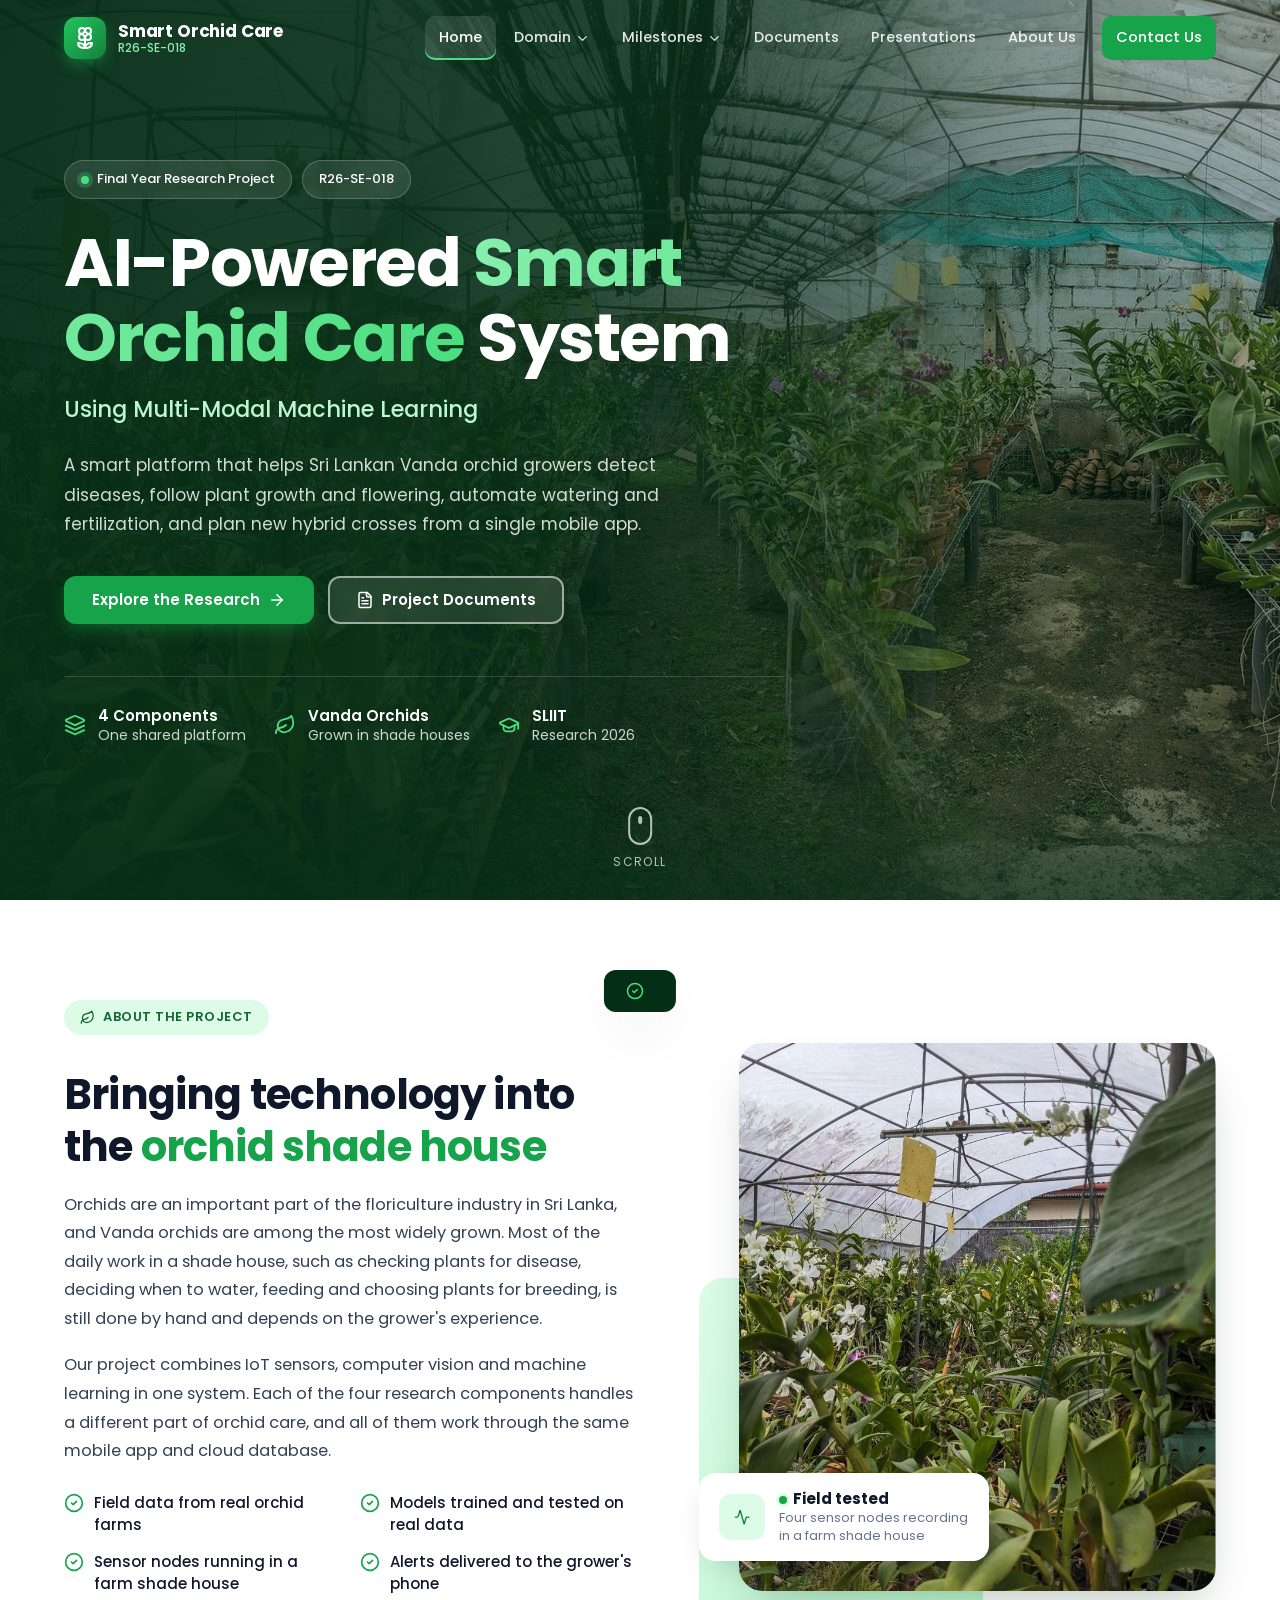
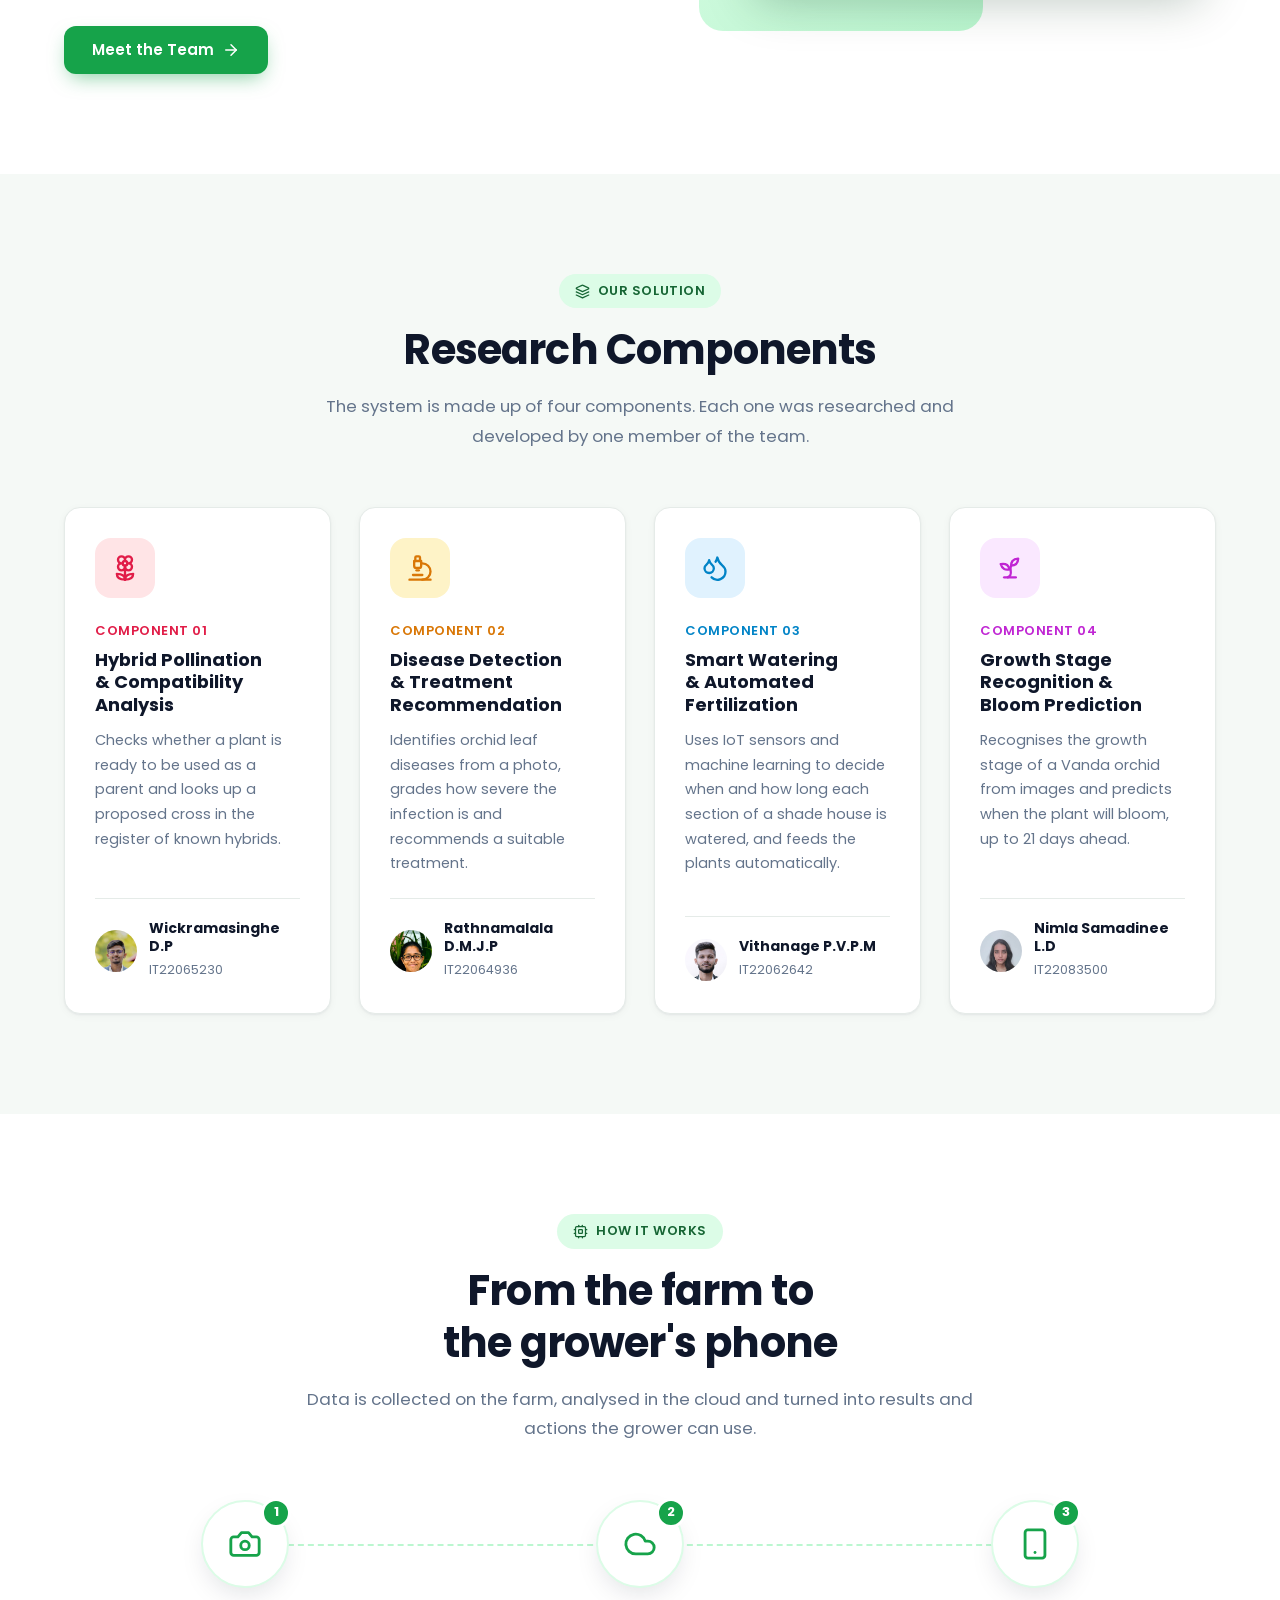
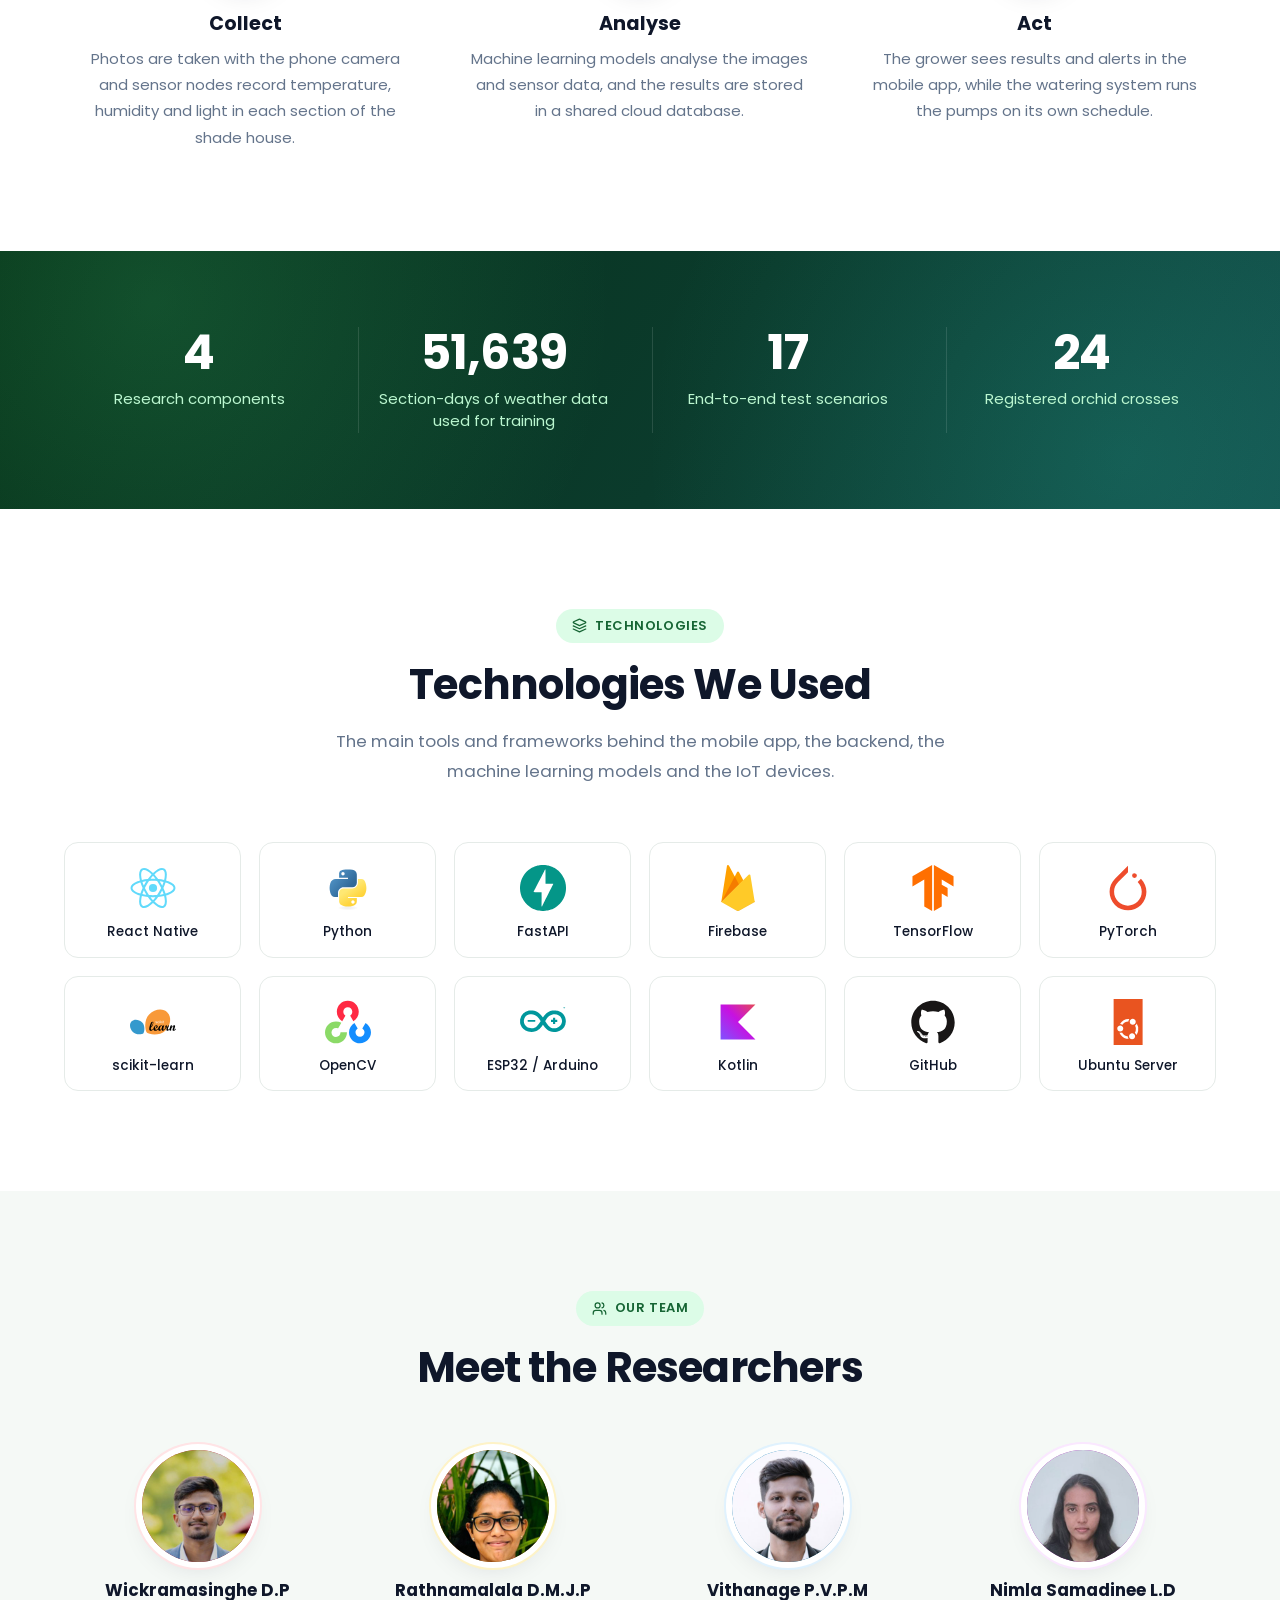
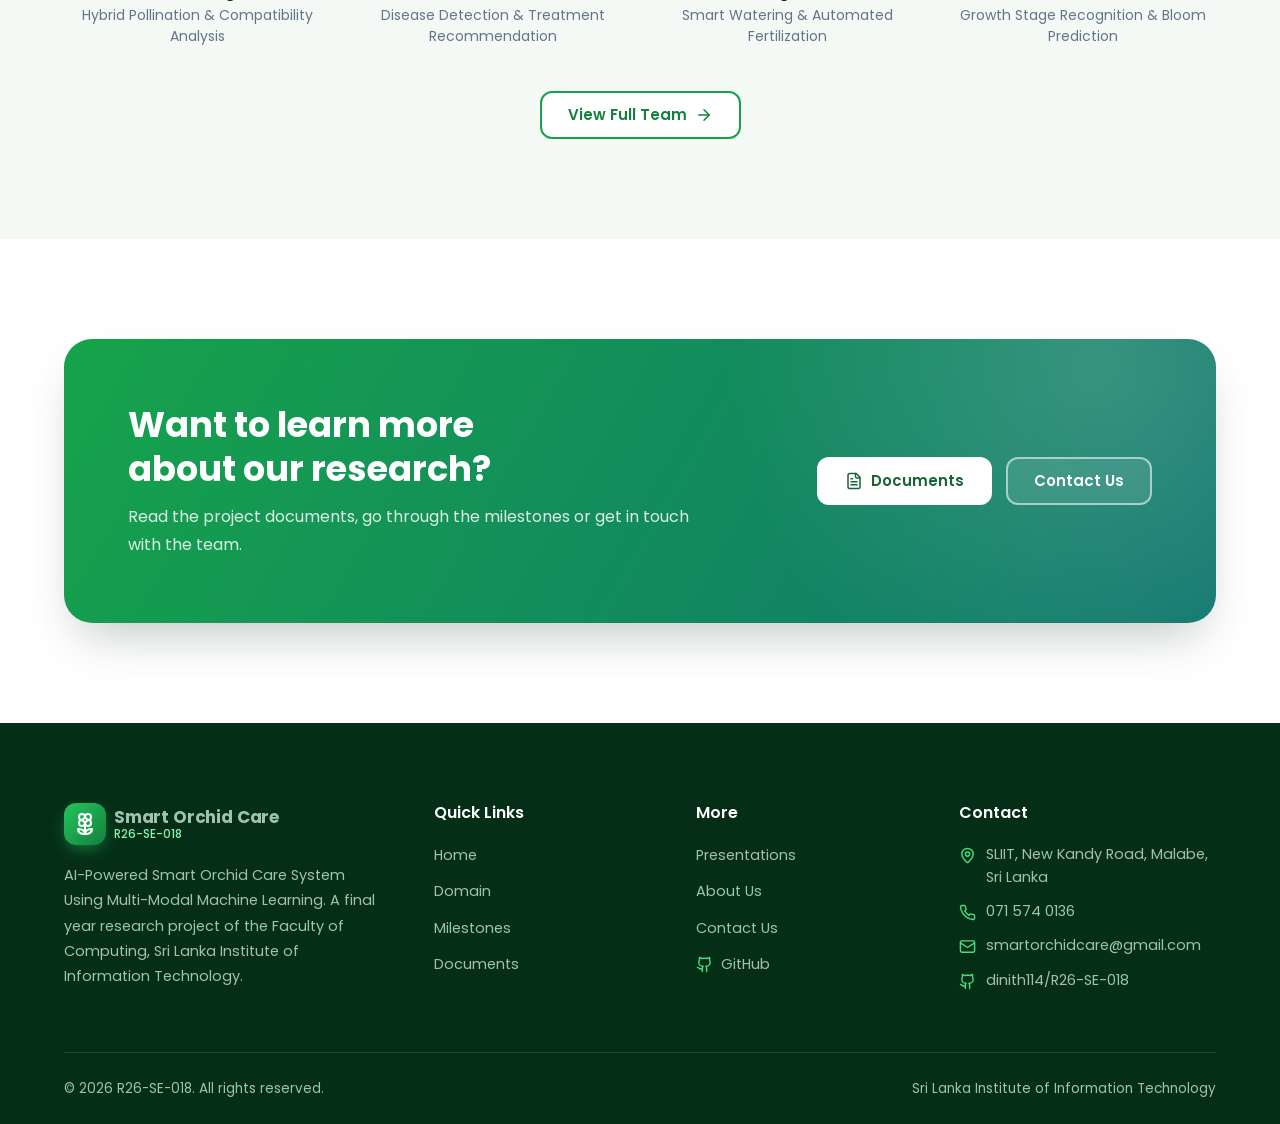
<file: index.html>
<!doctype html>
<html lang="en" id="top">
<head>
<meta charset="utf-8">
<meta name="viewport" content="width=device-width, initial-scale=1">
<title>Smart Orchid Care | R26-SE-018</title>
<meta name="description" content="AI-Powered Smart Orchid Care System Using Multi-Modal Machine Learning. Final year research project R26-SE-018, SLIIT.">
<meta name="theme-color" content="#052e16">
<link rel="icon" type="image/svg+xml" href="images/favicon.svg">
<link rel="stylesheet" href="fonts/fonts.css?v=319de489">
<link rel="stylesheet" href="css/style.css?v=cb55572f">
<script>document.documentElement.classList.add("js")</script>
</head>
<body>
<a class="skip" href="#main">Skip to content</a>
<header class="navbar">
  <div class="container">
    <a class="logo" href="index.html" aria-label="Smart Orchid Care home">
      <span class="logo-icon"><svg class="ic " viewBox="0 0 24 24" fill="none" stroke="currentColor" stroke-width="2" stroke-linecap="round" stroke-linejoin="round" aria-hidden="true"><path d="M12 5a3 3 0 1 1 3 3m-3-3a3 3 0 1 0-3 3m3-3v1M9 8a3 3 0 1 0 3 3M9 8h1m5 0a3 3 0 1 1-3 3m3-3h-1m-2 3v-1" /> <circle cx="12" cy="8" r="2" /> <path d="M12 10v12" /> <path d="M12 22c4.2 0 7-1.667 7-5-4.2 0-7 1.667-7 5Z" /> <path d="M12 22c-4.2 0-7-1.667-7-5 4.2 0 7 1.667 7 5Z" /></svg></span>
      <span class="logo-text"><b>Smart Orchid Care</b><span>R26-SE-018</span></span>
    </a>
    <button class="menu-btn" type="button" aria-label="Open menu" aria-expanded="false"><svg class="ic ic-menu" viewBox="0 0 24 24" fill="none" stroke="currentColor" stroke-width="2" stroke-linecap="round" stroke-linejoin="round" aria-hidden="true"><line x1="4" x2="20" y1="12" y2="12" /> <line x1="4" x2="20" y1="6" y2="6" /> <line x1="4" x2="20" y1="18" y2="18" /></svg><svg class="ic ic-x" viewBox="0 0 24 24" fill="none" stroke="currentColor" stroke-width="2" stroke-linecap="round" stroke-linejoin="round" aria-hidden="true"><path d="M18 6 6 18" /> <path d="m6 6 12 12" /></svg></button>
    <ul class="nav-links"><li><a href="index.html" class="active" aria-current="page">Home</a></li><li class="has-dropdown"><a href="domain.html">Domain<svg class="ic ic-chev" viewBox="0 0 24 24" fill="none" stroke="currentColor" stroke-width="2" stroke-linecap="round" stroke-linejoin="round" aria-hidden="true"><path d="m6 9 6 6 6-6" /></svg></a><ul class="dropdown"><li><a href="domain.html#literature">Literature Survey</a></li><li><a href="domain.html#gap">Research Gap</a></li><li><a href="domain.html#problem">Research Problem</a></li><li><a href="domain.html#objectives">Research Objectives</a></li><li><a href="domain.html#methodology">Methodology</a></li><li><a href="domain.html#technologies">Technologies Used</a></li></ul></li><li class="has-dropdown"><a href="milestones.html">Milestones<svg class="ic ic-chev" viewBox="0 0 24 24" fill="none" stroke="currentColor" stroke-width="2" stroke-linecap="round" stroke-linejoin="round" aria-hidden="true"><path d="m6 9 6 6 6-6" /></svg></a><ul class="dropdown"><li><a href="milestones.html#proposal">Project Proposal<small>15 to 18 March 2026</small></a></li><li><a href="milestones.html#pp1">Progress Presentation 1<small>11 to 13 May 2026</small></a></li><li><a href="milestones.html#pp2">Progress Presentation 2<small>31 August to 2 September 2026</small></a></li><li><a href="milestones.html#submission">Draft Thesis &amp; Website Submission<small>11 October 2026</small></a></li><li><a href="milestones.html#final">Final Presentation &amp; Viva<small>19 to 21 October 2026</small></a></li><li><a href="milestones.html#paper">Research Paper<small>23 October 2026</small></a></li><li><a href="milestones.html#thesis">Final Thesis Submission<small>28 October 2026</small></a></li></ul></li><li><a href="documents.html">Documents</a></li><li><a href="presentations.html">Presentations</a></li><li><a href="about.html">About Us</a></li><li><a href="contact.html" class="nav-cta">Contact Us</a></li></ul>
  </div>
</header>
<main id="main">
<section class="hero">
  <div class="container">
    <div class="hero-content">
      <div class="hero-badges"><span class="hero-badge"><span class="dot"></span>Final Year Research Project</span><span class="hero-badge">R26-SE-018</span></div>
      <h1>AI-Powered <span class="hl">Smart Orchid Care</span> System</h1>
      <p class="subtitle">Using Multi-Modal Machine Learning</p>
      <p class="desc">A smart platform that helps Sri Lankan Vanda orchid growers detect diseases, follow plant growth and flowering, automate watering and fertilization, and plan new hybrid crosses from a single mobile app.</p>
      <div class="hero-actions">
        <a class="btn btn-primary" href="domain.html">Explore the Research<svg class="ic ic-arrow" viewBox="0 0 24 24" fill="none" stroke="currentColor" stroke-width="2" stroke-linecap="round" stroke-linejoin="round" aria-hidden="true"><path d="M5 12h14" /> <path d="m12 5 7 7-7 7" /></svg></a>
        <a class="btn btn-light" href="documents.html"><svg class="ic " viewBox="0 0 24 24" fill="none" stroke="currentColor" stroke-width="2" stroke-linecap="round" stroke-linejoin="round" aria-hidden="true"><path d="M15 2H6a2 2 0 0 0-2 2v16a2 2 0 0 0 2 2h12a2 2 0 0 0 2-2V7Z" /> <path d="M14 2v4a2 2 0 0 0 2 2h4" /> <path d="M10 9H8" /> <path d="M16 13H8" /> <path d="M16 17H8" /></svg>Project Documents</a>
      </div>
      <div class="hero-meta">
        <div><svg class="ic " viewBox="0 0 24 24" fill="none" stroke="currentColor" stroke-width="2" stroke-linecap="round" stroke-linejoin="round" aria-hidden="true"><path d="m12.83 2.18a2 2 0 0 0-1.66 0L2.6 6.08a1 1 0 0 0 0 1.83l8.58 3.91a2 2 0 0 0 1.66 0l8.58-3.9a1 1 0 0 0 0-1.83Z" /> <path d="m22 17.65-9.17 4.16a2 2 0 0 1-1.66 0L2 17.65" /> <path d="m22 12.65-9.17 4.16a2 2 0 0 1-1.66 0L2 12.65" /></svg><span><b>4 Components</b>One shared platform</span></div>
        <div><svg class="ic " viewBox="0 0 24 24" fill="none" stroke="currentColor" stroke-width="2" stroke-linecap="round" stroke-linejoin="round" aria-hidden="true"><path d="M11 20A7 7 0 0 1 9.8 6.1C15.5 5 17 4.48 19 2c1 2 2 4.18 2 8 0 5.5-4.78 10-10 10Z" /> <path d="M2 21c0-3 1.85-5.36 5.08-6C9.5 14.52 12 13 13 12" /></svg><span><b>Vanda Orchids</b>Grown in shade houses</span></div>
        <div><svg class="ic " viewBox="0 0 24 24" fill="none" stroke="currentColor" stroke-width="2" stroke-linecap="round" stroke-linejoin="round" aria-hidden="true"><path d="M21.42 10.922a1 1 0 0 0-.019-1.838L12.83 5.18a2 2 0 0 0-1.66 0L2.6 9.08a1 1 0 0 0 0 1.832l8.57 3.908a2 2 0 0 0 1.66 0z" /> <path d="M22 10v6" /> <path d="M6 12.5V16a6 3 0 0 0 12 0v-3.5" /></svg><span><b>SLIIT</b>Research 2026</span></div>
      </div>
    </div>
  </div>
  <a class="scroll-down" href="#about"><span class="mouse"></span>Scroll</a>
</section>

<section class="section" id="about">
  <div class="container split">
    <div class="text reveal">
      <span class="label"><svg class="ic " viewBox="0 0 24 24" fill="none" stroke="currentColor" stroke-width="2" stroke-linecap="round" stroke-linejoin="round" aria-hidden="true"><path d="M11 20A7 7 0 0 1 9.8 6.1C15.5 5 17 4.48 19 2c1 2 2 4.18 2 8 0 5.5-4.78 10-10 10Z" /> <path d="M2 21c0-3 1.85-5.36 5.08-6C9.5 14.52 12 13 13 12" /></svg>About the Project</span>
      <h2 class="h2">Bringing technology into the <span class="text-green">orchid shade house</span></h2>
      <p>Orchids are an important part of the floriculture industry in Sri Lanka, and Vanda orchids are among the most widely grown. Most of the daily work in a shade house, such as checking plants for disease, deciding when to water, feeding and choosing plants for breeding, is still done by hand and depends on the grower's experience.</p>
      <p>Our project combines IoT sensors, computer vision and machine learning in one system. Each of the four research components handles a different part of orchid care, and all of them work through the same mobile app and cloud database.</p>
      <ul class="checks">
        <li><svg class="ic " viewBox="0 0 24 24" fill="none" stroke="currentColor" stroke-width="2" stroke-linecap="round" stroke-linejoin="round" aria-hidden="true"><circle cx="12" cy="12" r="10" /> <path d="m9 12 2 2 4-4" /></svg>Field data from real orchid farms</li>
        <li><svg class="ic " viewBox="0 0 24 24" fill="none" stroke="currentColor" stroke-width="2" stroke-linecap="round" stroke-linejoin="round" aria-hidden="true"><circle cx="12" cy="12" r="10" /> <path d="m9 12 2 2 4-4" /></svg>Models trained and tested on real data</li>
        <li><svg class="ic " viewBox="0 0 24 24" fill="none" stroke="currentColor" stroke-width="2" stroke-linecap="round" stroke-linejoin="round" aria-hidden="true"><circle cx="12" cy="12" r="10" /> <path d="m9 12 2 2 4-4" /></svg>Sensor nodes running in a farm shade house</li>
        <li><svg class="ic " viewBox="0 0 24 24" fill="none" stroke="currentColor" stroke-width="2" stroke-linecap="round" stroke-linejoin="round" aria-hidden="true"><circle cx="12" cy="12" r="10" /> <path d="m9 12 2 2 4-4" /></svg>Alerts delivered to the grower's phone</li>
      </ul>
      <div class="hero-actions" style="margin-top:30px"><a class="btn btn-primary" href="about.html">Meet the Team<svg class="ic ic-arrow" viewBox="0 0 24 24" fill="none" stroke="currentColor" stroke-width="2" stroke-linecap="round" stroke-linejoin="round" aria-hidden="true"><path d="M5 12h14" /> <path d="m12 5 7 7-7 7" /></svg></a></div>
    </div>
    <div class="photo-stack reveal d2">
      <span class="deco"></span>
      <img class="main" src="images/shadehouse-b.jpg" width="813" height="1086" alt="Orchids in flower inside a shade house" loading="lazy">
      <div class="float-card"><span class="ic-box"><svg class="ic " viewBox="0 0 24 24" fill="none" stroke="currentColor" stroke-width="2" stroke-linecap="round" stroke-linejoin="round" aria-hidden="true"><path d="M22 12h-2.48a2 2 0 0 0-1.93 1.46l-2.35 8.36a.25.25 0 0 1-.48 0L9.24 2.18a.25.25 0 0 0-.48 0l-2.35 8.36A2 2 0 0 1 4.49 12H2" /></svg></span><div><b><span class="live"></span>Field tested</b><span>Four sensor nodes recording in a farm shade house</span></div></div>
    </div>
  </div>
</section>

<section class="section section-soft">
  <div class="container">
    <div class="section-head reveal"><span class="label"><svg class="ic " viewBox="0 0 24 24" fill="none" stroke="currentColor" stroke-width="2" stroke-linecap="round" stroke-linejoin="round" aria-hidden="true"><path d="m12.83 2.18a2 2 0 0 0-1.66 0L2.6 6.08a1 1 0 0 0 0 1.83l8.58 3.91a2 2 0 0 0 1.66 0l8.58-3.9a1 1 0 0 0 0-1.83Z" /> <path d="m22 17.65-9.17 4.16a2 2 0 0 1-1.66 0L2 17.65" /> <path d="m22 12.65-9.17 4.16a2 2 0 0 1-1.66 0L2 12.65" /></svg>Our Solution</span><h2>Research Components</h2><p>The system is made up of four components. Each one was researched and developed by one member of the team.</p></div>
    <div class="grid grid-4"><article class="card card-hover comp-card c1 reveal d0">
  <div class="icon-box"><svg class="ic " viewBox="0 0 24 24" fill="none" stroke="currentColor" stroke-width="2" stroke-linecap="round" stroke-linejoin="round" aria-hidden="true"><path d="M12 5a3 3 0 1 1 3 3m-3-3a3 3 0 1 0-3 3m3-3v1M9 8a3 3 0 1 0 3 3M9 8h1m5 0a3 3 0 1 1-3 3m3-3h-1m-2 3v-1" /> <circle cx="12" cy="8" r="2" /> <path d="M12 10v12" /> <path d="M12 22c4.2 0 7-1.667 7-5-4.2 0-7 1.667-7 5Z" /> <path d="M12 22c-4.2 0-7-1.667-7-5 4.2 0 7 1.667 7 5Z" /></svg></div>
  <span class="comp-num">Component 01</span>
  <h3>Hybrid Pollination &amp; Compatibility Analysis</h3>
  <p>Checks whether a plant is ready to be used as a parent and looks up a proposed cross in the register of known hybrids.</p>
  <div class="member"><div class="avatar"><img src="images/team/IT22065230.jpg" alt="" width="240" height="240"></div><div><b>Wickramasinghe D.P</b><span>IT22065230</span></div></div>
</article><article class="card card-hover comp-card c2 reveal d1">
  <div class="icon-box"><svg class="ic " viewBox="0 0 24 24" fill="none" stroke="currentColor" stroke-width="2" stroke-linecap="round" stroke-linejoin="round" aria-hidden="true"><path d="M6 18h8" /> <path d="M3 22h18" /> <path d="M14 22a7 7 0 1 0 0-14h-1" /> <path d="M9 14h2" /> <path d="M9 12a2 2 0 0 1-2-2V6h6v4a2 2 0 0 1-2 2Z" /> <path d="M12 6V3a1 1 0 0 0-1-1H9a1 1 0 0 0-1 1v3" /></svg></div>
  <span class="comp-num">Component 02</span>
  <h3>Disease Detection &amp; Treatment Recommendation</h3>
  <p>Identifies orchid leaf diseases from a photo, grades how severe the infection is and recommends a suitable treatment.</p>
  <div class="member"><div class="avatar"><img src="images/team/IT22064936.jpg" alt="" width="240" height="240"></div><div><b>Rathnamalala D.M.J.P</b><span>IT22064936</span></div></div>
</article><article class="card card-hover comp-card c3 reveal d2">
  <div class="icon-box"><svg class="ic " viewBox="0 0 24 24" fill="none" stroke="currentColor" stroke-width="2" stroke-linecap="round" stroke-linejoin="round" aria-hidden="true"><path d="M7 16.3c2.2 0 4-1.83 4-4.05 0-1.16-.57-2.26-1.71-3.19S7.29 6.75 7 5.3c-.29 1.45-1.14 2.84-2.29 3.76S3 11.1 3 12.25c0 2.22 1.8 4.05 4 4.05z" /> <path d="M12.56 6.6A10.97 10.97 0 0 0 14 3.02c.5 2.5 2 4.9 4 6.5s3 3.5 3 5.5a6.98 6.98 0 0 1-11.91 4.97" /></svg></div>
  <span class="comp-num">Component 03</span>
  <h3>Smart Watering &amp; Automated Fertilization</h3>
  <p>Uses IoT sensors and machine learning to decide when and how long each section of a shade house is watered, and feeds the plants automatically.</p>
  <div class="member"><div class="avatar"><img src="images/team/IT22062642.jpg" alt="" width="240" height="240"></div><div><b>Vithanage P.V.P.M</b><span>IT22062642</span></div></div>
</article><article class="card card-hover comp-card c4 reveal d3">
  <div class="icon-box"><svg class="ic " viewBox="0 0 24 24" fill="none" stroke="currentColor" stroke-width="2" stroke-linecap="round" stroke-linejoin="round" aria-hidden="true"><path d="M7 20h10" /> <path d="M10 20c5.5-2.5.8-6.4 3-10" /> <path d="M9.5 9.4c1.1.8 1.8 2.2 2.3 3.7-2 .4-3.5.4-4.8-.3-1.2-.6-2.3-1.9-3-4.2 2.8-.5 4.4 0 5.5.8z" /> <path d="M14.1 6a7 7 0 0 0-1.1 4c1.9-.1 3.3-.6 4.3-1.4 1-1 1.6-2.3 1.7-4.6-2.7.1-4 1-4.9 2z" /></svg></div>
  <span class="comp-num">Component 04</span>
  <h3>Growth Stage Recognition &amp; Bloom Prediction</h3>
  <p>Recognises the growth stage of a Vanda orchid from images and predicts when the plant will bloom, up to 21 days ahead.</p>
  <div class="member"><div class="avatar"><img src="images/team/IT22083500.jpg" alt="" width="240" height="240"></div><div><b>Nimla Samadinee L.D</b><span>IT22083500</span></div></div>
</article></div>
  </div>
</section>

<section class="section">
  <div class="container">
    <div class="section-head reveal"><span class="label"><svg class="ic " viewBox="0 0 24 24" fill="none" stroke="currentColor" stroke-width="2" stroke-linecap="round" stroke-linejoin="round" aria-hidden="true"><rect width="16" height="16" x="4" y="4" rx="2" /> <rect width="6" height="6" x="9" y="9" rx="1" /> <path d="M15 2v2" /> <path d="M15 20v2" /> <path d="M2 15h2" /> <path d="M2 9h2" /> <path d="M20 15h2" /> <path d="M20 9h2" /> <path d="M9 2v2" /> <path d="M9 20v2" /></svg>How It Works</span><h2>From the farm to the grower's phone</h2><p>Data is collected on the farm, analysed in the cloud and turned into results and actions the grower can use.</p></div>
    <div class="steps">
      <div class="step reveal"><div class="step-icon"><svg class="ic " viewBox="0 0 24 24" fill="none" stroke="currentColor" stroke-width="2" stroke-linecap="round" stroke-linejoin="round" aria-hidden="true"><path d="M14.5 4h-5L7 7H4a2 2 0 0 0-2 2v9a2 2 0 0 0 2 2h16a2 2 0 0 0 2-2V9a2 2 0 0 0-2-2h-3l-2.5-3z" /> <circle cx="12" cy="13" r="3" /></svg><span class="n">1</span></div><h3>Collect</h3><p>Photos are taken with the phone camera and sensor nodes record temperature, humidity and light in each section of the shade house.</p></div>
      <div class="step reveal d1"><div class="step-icon"><svg class="ic " viewBox="0 0 24 24" fill="none" stroke="currentColor" stroke-width="2" stroke-linecap="round" stroke-linejoin="round" aria-hidden="true"><path d="M17.5 19H9a7 7 0 1 1 6.71-9h1.79a4.5 4.5 0 1 1 0 9Z" /></svg><span class="n">2</span></div><h3>Analyse</h3><p>Machine learning models analyse the images and sensor data, and the results are stored in a shared cloud database.</p></div>
      <div class="step reveal d2"><div class="step-icon"><svg class="ic " viewBox="0 0 24 24" fill="none" stroke="currentColor" stroke-width="2" stroke-linecap="round" stroke-linejoin="round" aria-hidden="true"><rect width="14" height="20" x="5" y="2" rx="2" ry="2" /> <path d="M12 18h.01" /></svg><span class="n">3</span></div><h3>Act</h3><p>The grower sees results and alerts in the mobile app, while the watering system runs the pumps on its own schedule.</p></div>
    </div>
  </div>
</section>

<section class="stats-band">
  <div class="container">
    <div class="stats">
      <div class="stat reveal"><div class="num" data-count="4">4</div><div class="lbl">Research components</div></div>
      <div class="stat reveal d1"><div class="num" data-count="58436">58,436</div><div class="lbl">Section-days of weather data used for training</div></div>
      <div class="stat reveal d2"><div class="num" data-count="19">19</div><div class="lbl">End-to-end test scenarios</div></div>
      <div class="stat reveal d3"><div class="num" data-count="27">27</div><div class="lbl">Registered orchid crosses</div></div>
    </div>
  </div>
</section>

<section class="section">
  <div class="container">
    <div class="section-head reveal"><span class="label"><svg class="ic " viewBox="0 0 24 24" fill="none" stroke="currentColor" stroke-width="2" stroke-linecap="round" stroke-linejoin="round" aria-hidden="true"><path d="m12.83 2.18a2 2 0 0 0-1.66 0L2.6 6.08a1 1 0 0 0 0 1.83l8.58 3.91a2 2 0 0 0 1.66 0l8.58-3.9a1 1 0 0 0 0-1.83Z" /> <path d="m22 17.65-9.17 4.16a2 2 0 0 1-1.66 0L2 17.65" /> <path d="m22 12.65-9.17 4.16a2 2 0 0 1-1.66 0L2 12.65" /></svg>Technologies</span><h2>Technologies We Used</h2><p>The main tools and frameworks behind the mobile app, the backend, the machine learning models and the IoT devices.</p></div>
    <div class="tech-grid"><div class="tech reveal"><img src="images/tech/react.svg" alt="" width="46" height="46" loading="lazy"><span>React Native</span></div><div class="tech reveal"><img src="images/tech/python.svg" alt="" width="46" height="46" loading="lazy"><span>Python</span></div><div class="tech reveal"><img src="images/tech/fastapi.svg" alt="" width="46" height="46" loading="lazy"><span>FastAPI</span></div><div class="tech reveal"><img src="images/tech/firebase.svg" alt="" width="46" height="46" loading="lazy"><span>Firebase</span></div><div class="tech reveal"><img src="images/tech/tensorflow.svg" alt="" width="46" height="46" loading="lazy"><span>TensorFlow</span></div><div class="tech reveal"><img src="images/tech/pytorch.svg" alt="" width="46" height="46" loading="lazy"><span>PyTorch</span></div><div class="tech reveal"><img src="images/tech/scikitlearn.svg" alt="" width="46" height="46" loading="lazy"><span>scikit-learn</span></div><div class="tech reveal"><img src="images/tech/opencv.svg" alt="" width="46" height="46" loading="lazy"><span>OpenCV</span></div><div class="tech reveal"><img src="images/tech/arduino.svg" alt="" width="46" height="46" loading="lazy"><span>ESP32 / Arduino</span></div><div class="tech reveal"><img src="images/tech/kotlin.svg" alt="" width="46" height="46" loading="lazy"><span>Kotlin</span></div><div class="tech reveal"><img src="images/tech/github.svg" alt="" width="46" height="46" loading="lazy"><span>GitHub</span></div><div class="tech reveal"><img src="images/tech/ubuntu.svg" alt="" width="46" height="46" loading="lazy"><span>Ubuntu Server</span></div></div>
  </div>
</section>

<section class="section section-soft">
  <div class="container">
    <div class="section-head reveal"><span class="label"><svg class="ic " viewBox="0 0 24 24" fill="none" stroke="currentColor" stroke-width="2" stroke-linecap="round" stroke-linejoin="round" aria-hidden="true"><path d="M16 21v-2a4 4 0 0 0-4-4H6a4 4 0 0 0-4 4v2" /> <circle cx="9" cy="7" r="4" /> <path d="M22 21v-2a4 4 0 0 0-3-3.87" /> <path d="M16 3.13a4 4 0 0 1 0 7.75" /></svg>Our Team</span><h2>Meet the Researchers</h2></div>
    <div class="team-row"><div class="team-mini c1 reveal d0"><div class="avatar"><img src="images/team/IT22065230.jpg" alt="" width="240" height="240"></div><h3>Wickramasinghe D.P</h3><p>Hybrid Pollination &amp; Compatibility Analysis</p></div><div class="team-mini c2 reveal d1"><div class="avatar"><img src="images/team/IT22064936.jpg" alt="" width="240" height="240"></div><h3>Rathnamalala D.M.J.P</h3><p>Disease Detection &amp; Treatment Recommendation</p></div><div class="team-mini c3 reveal d2"><div class="avatar"><img src="images/team/IT22062642.jpg" alt="" width="240" height="240"></div><h3>Vithanage P.V.P.M</h3><p>Smart Watering &amp; Automated Fertilization</p></div><div class="team-mini c4 reveal d3"><div class="avatar"><img src="images/team/IT22083500.jpg" alt="" width="240" height="240"></div><h3>Nimla Samadinee L.D</h3><p>Growth Stage Recognition &amp; Bloom Prediction</p></div></div>
    <div style="text-align:center;margin-top:44px" class="reveal"><a class="btn btn-outline" href="about.html">View Full Team<svg class="ic ic-arrow" viewBox="0 0 24 24" fill="none" stroke="currentColor" stroke-width="2" stroke-linecap="round" stroke-linejoin="round" aria-hidden="true"><path d="M5 12h14" /> <path d="m12 5 7 7-7 7" /></svg></a></div>
  </div>
</section>

<section class="section">
  <div class="container">
    <div class="cta reveal">
      <div><h2>Want to learn more about our research?</h2><p>Read the project documents, go through the milestones or get in touch with the team.</p></div>
      <div class="actions"><a class="btn btn-white" href="documents.html"><svg class="ic " viewBox="0 0 24 24" fill="none" stroke="currentColor" stroke-width="2" stroke-linecap="round" stroke-linejoin="round" aria-hidden="true"><path d="M15 2H6a2 2 0 0 0-2 2v16a2 2 0 0 0 2 2h12a2 2 0 0 0 2-2V7Z" /> <path d="M14 2v4a2 2 0 0 0 2 2h4" /> <path d="M10 9H8" /> <path d="M16 13H8" /> <path d="M16 17H8" /></svg>Documents</a><a class="btn btn-light" href="contact.html">Contact Us</a></div>
    </div>
  </div>
</section>
</main>
<footer class="footer">
  <div class="container">
    <div class="footer-grid">
      <div>
        <a class="logo" href="index.html"><span class="logo-icon"><svg class="ic " viewBox="0 0 24 24" fill="none" stroke="currentColor" stroke-width="2" stroke-linecap="round" stroke-linejoin="round" aria-hidden="true"><path d="M12 5a3 3 0 1 1 3 3m-3-3a3 3 0 1 0-3 3m3-3v1M9 8a3 3 0 1 0 3 3M9 8h1m5 0a3 3 0 1 1-3 3m3-3h-1m-2 3v-1" /> <circle cx="12" cy="8" r="2" /> <path d="M12 10v12" /> <path d="M12 22c4.2 0 7-1.667 7-5-4.2 0-7 1.667-7 5Z" /> <path d="M12 22c-4.2 0-7-1.667-7-5 4.2 0 7 1.667 7 5Z" /></svg></span><span class="logo-text"><b>Smart Orchid Care</b><span>R26-SE-018</span></span></a>
        <p>AI-Powered Smart Orchid Care System Using Multi-Modal Machine Learning. A final year research project of the Faculty of Computing, Sri Lanka Institute of Information Technology.</p>
      </div>
      <div><h4>Quick Links</h4><ul>
        <li><a href="index.html">Home</a></li><li><a href="domain.html">Domain</a></li>
        <li><a href="milestones.html">Milestones</a></li><li><a href="documents.html">Documents</a></li></ul></div>
      <div><h4>More</h4><ul>
        <li><a href="presentations.html">Presentations</a></li><li><a href="about.html">About Us</a></li>
        <li><a href="contact.html">Contact Us</a></li><li><a href="https://github.com/dinith114/R26-SE-018"><svg class="ic " viewBox="0 0 24 24" fill="none" stroke="currentColor" stroke-width="2" stroke-linecap="round" stroke-linejoin="round" aria-hidden="true"><path d="M15 22v-4a4.8 4.8 0 0 0-1-3.5c3 0 6-2 6-5.5.08-1.25-.27-2.48-1-3.5.28-1.15.28-2.35 0-3.5 0 0-1 0-3 1.5-2.64-.5-5.36-.5-8 0C6 2 5 2 5 2c-.3 1.15-.3 2.35 0 3.5A5.403 5.403 0 0 0 4 9c0 3.5 3 5.5 6 5.5-.39.49-.68 1.05-.85 1.65-.17.6-.22 1.23-.15 1.85v4" /> <path d="M9 18c-4.51 2-5-2-7-2" /></svg>GitHub</a></li></ul></div>
      <div><h4>Contact</h4><ul>
        <li class="ci"><svg class="ic " viewBox="0 0 24 24" fill="none" stroke="currentColor" stroke-width="2" stroke-linecap="round" stroke-linejoin="round" aria-hidden="true"><path d="M20 10c0 4.993-5.539 10.193-7.399 11.799a1 1 0 0 1-1.202 0C9.539 20.193 4 14.993 4 10a8 8 0 0 1 16 0" /> <circle cx="12" cy="10" r="3" /></svg><span>SLIIT, New Kandy Road, Malabe, Sri Lanka</span></li>
        <li class="ci"><svg class="ic " viewBox="0 0 24 24" fill="none" stroke="currentColor" stroke-width="2" stroke-linecap="round" stroke-linejoin="round" aria-hidden="true"><path d="M22 16.92v3a2 2 0 0 1-2.18 2 19.79 19.79 0 0 1-8.63-3.07 19.5 19.5 0 0 1-6-6 19.79 19.79 0 0 1-3.07-8.67A2 2 0 0 1 4.11 2h3a2 2 0 0 1 2 1.72 12.84 12.84 0 0 0 .7 2.81 2 2 0 0 1-.45 2.11L8.09 9.91a16 16 0 0 0 6 6l1.27-1.27a2 2 0 0 1 2.11-.45 12.84 12.84 0 0 0 2.81.7A2 2 0 0 1 22 16.92z" /></svg><a href="tel:+94715740136">071 574 0136</a></li>
        <li class="ci"><svg class="ic " viewBox="0 0 24 24" fill="none" stroke="currentColor" stroke-width="2" stroke-linecap="round" stroke-linejoin="round" aria-hidden="true"><rect width="20" height="16" x="2" y="4" rx="2" /> <path d="m22 7-8.97 5.7a1.94 1.94 0 0 1-2.06 0L2 7" /></svg><a href="mailto:smartorchidcare@gmail.com">smartorchidcare@gmail.com</a></li>
        <li class="ci"><svg class="ic " viewBox="0 0 24 24" fill="none" stroke="currentColor" stroke-width="2" stroke-linecap="round" stroke-linejoin="round" aria-hidden="true"><path d="M15 22v-4a4.8 4.8 0 0 0-1-3.5c3 0 6-2 6-5.5.08-1.25-.27-2.48-1-3.5.28-1.15.28-2.35 0-3.5 0 0-1 0-3 1.5-2.64-.5-5.36-.5-8 0C6 2 5 2 5 2c-.3 1.15-.3 2.35 0 3.5A5.403 5.403 0 0 0 4 9c0 3.5 3 5.5 6 5.5-.39.49-.68 1.05-.85 1.65-.17.6-.22 1.23-.15 1.85v4" /> <path d="M9 18c-4.51 2-5-2-7-2" /></svg><a href="https://github.com/dinith114/R26-SE-018">dinith114/R26-SE-018</a></li></ul></div>
    </div>
    <div class="footer-bottom"><span>© 2026 R26-SE-018. All rights reserved.</span><span>Sri Lanka Institute of Information Technology</span></div>
  </div>
</footer>
<a class="back-top" href="#top" aria-label="Back to top"><svg class="ic " viewBox="0 0 24 24" fill="none" stroke="currentColor" stroke-width="2" stroke-linecap="round" stroke-linejoin="round" aria-hidden="true"><path d="M5 12h14" /> <path d="m12 5 7 7-7 7" /></svg></a>
<div class="toast" role="status" aria-live="polite"><svg class="ic " viewBox="0 0 24 24" fill="none" stroke="currentColor" stroke-width="2" stroke-linecap="round" stroke-linejoin="round" aria-hidden="true"><circle cx="12" cy="12" r="10" /> <path d="m9 12 2 2 4-4" /></svg><span></span></div>
<script src="js/main.js?v=b8e71524"></script>
</body>
</html>
</file>
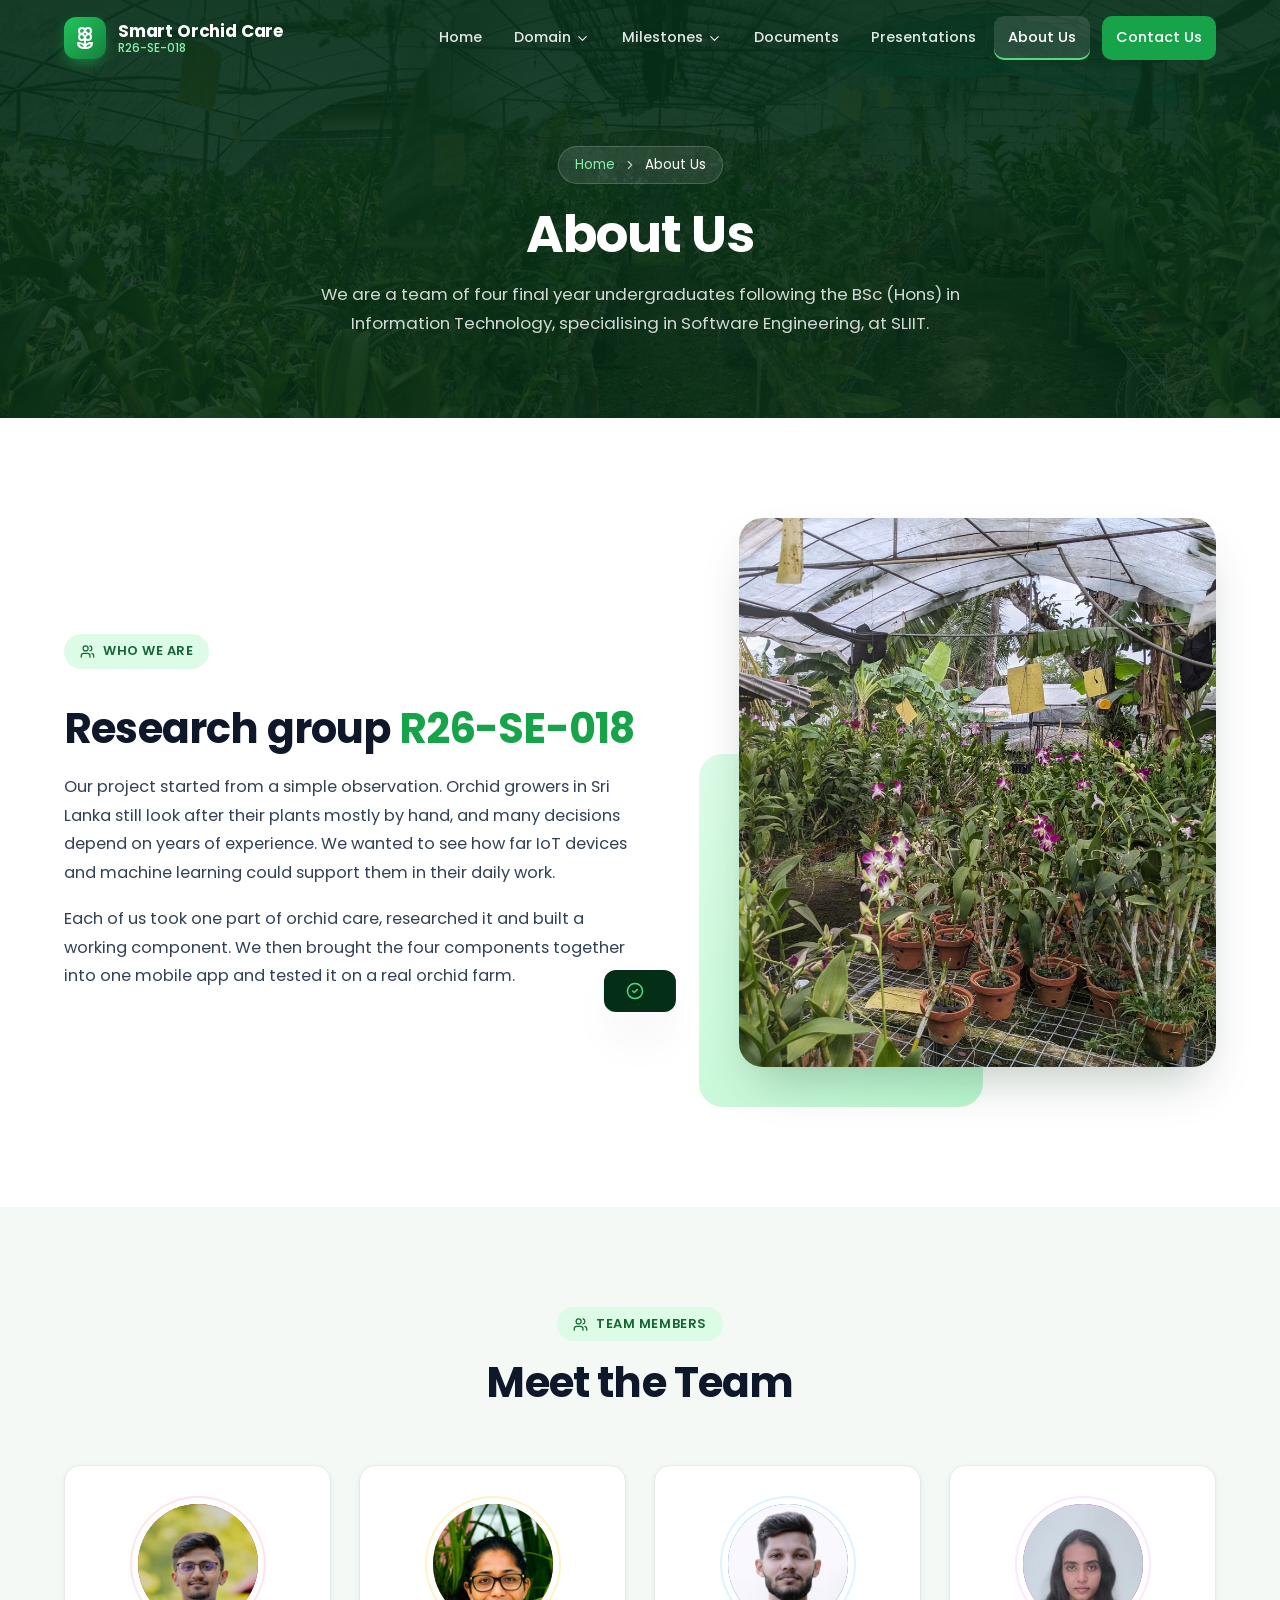
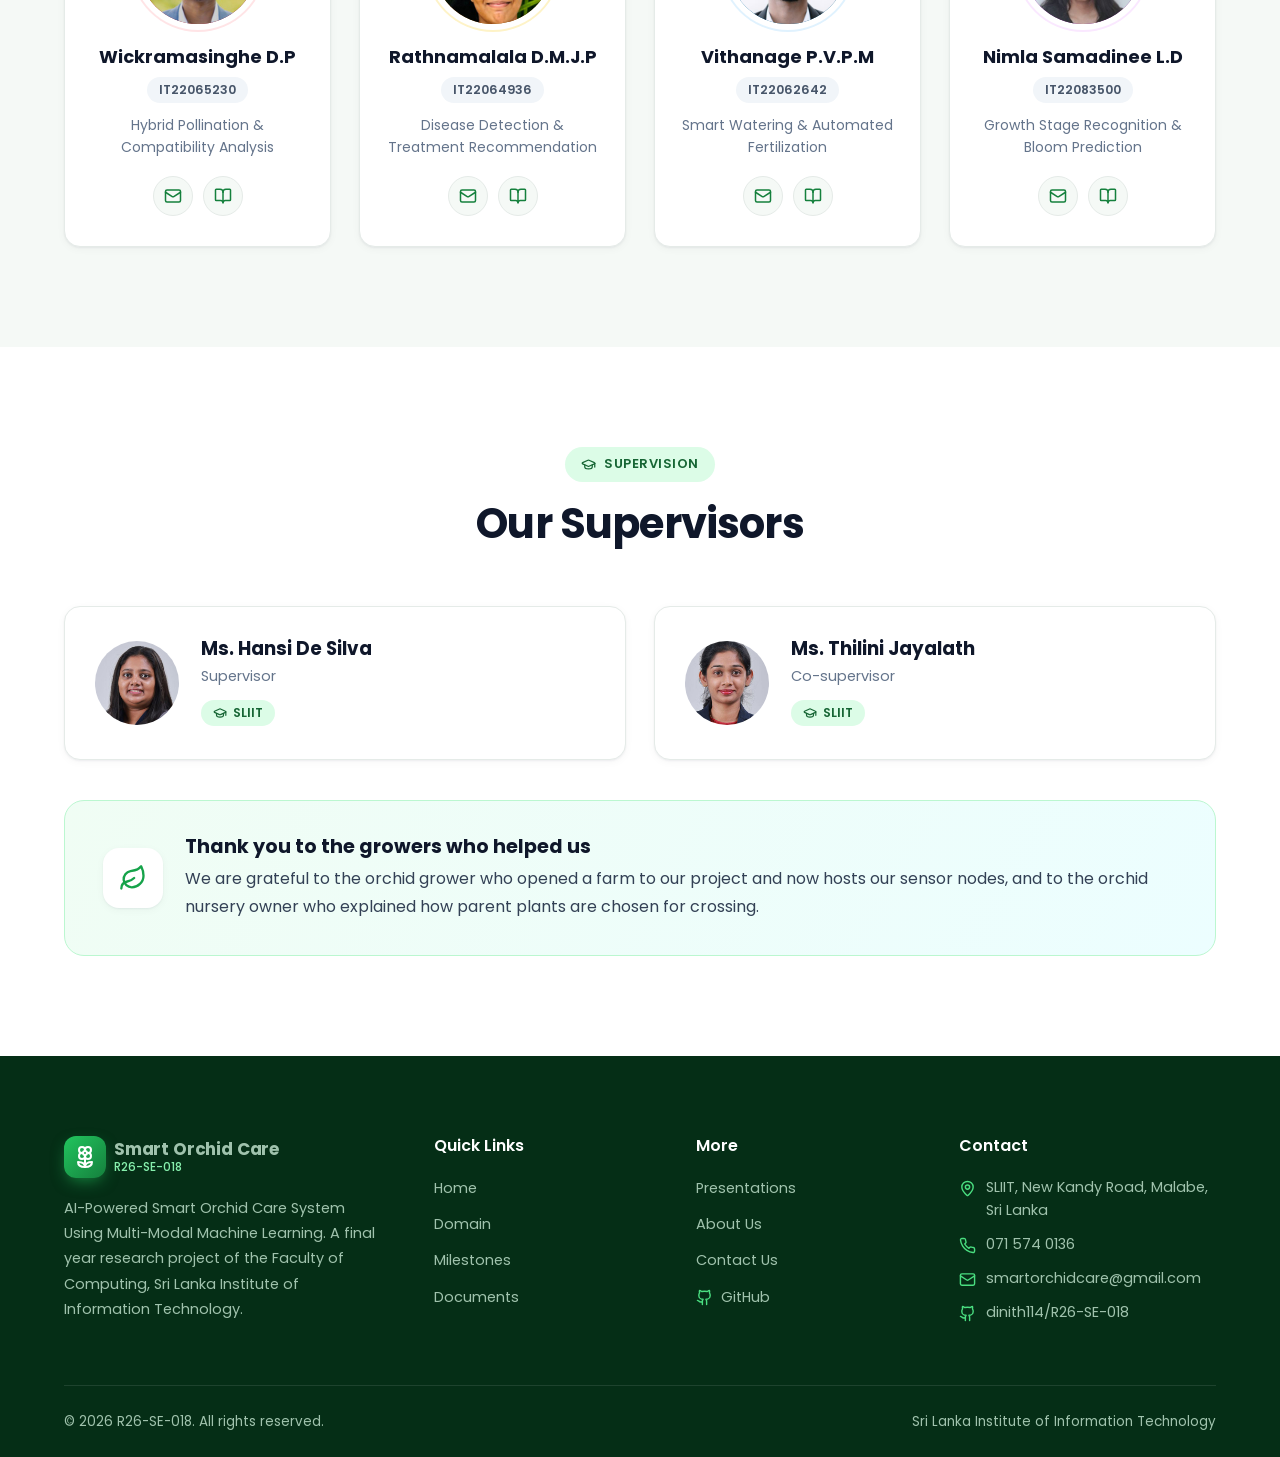
<file: about.html>
<!doctype html>
<html lang="en" id="top">
<head>
<meta charset="utf-8">
<meta name="viewport" content="width=device-width, initial-scale=1">
<title>About Us | R26-SE-018</title>
<meta name="description" content="Members and supervisors of research project R26-SE-018 at SLIIT.">
<meta name="theme-color" content="#052e16">
<link rel="icon" type="image/svg+xml" href="images/favicon.svg">
<link rel="stylesheet" href="fonts/fonts.css?v=319de489">
<link rel="stylesheet" href="css/style.css?v=cb55572f">
<script>document.documentElement.classList.add("js")</script>
</head>
<body>
<a class="skip" href="#main">Skip to content</a>
<header class="navbar">
  <div class="container">
    <a class="logo" href="index.html" aria-label="Smart Orchid Care home">
      <span class="logo-icon"><svg class="ic " viewBox="0 0 24 24" fill="none" stroke="currentColor" stroke-width="2" stroke-linecap="round" stroke-linejoin="round" aria-hidden="true"><path d="M12 5a3 3 0 1 1 3 3m-3-3a3 3 0 1 0-3 3m3-3v1M9 8a3 3 0 1 0 3 3M9 8h1m5 0a3 3 0 1 1-3 3m3-3h-1m-2 3v-1" /> <circle cx="12" cy="8" r="2" /> <path d="M12 10v12" /> <path d="M12 22c4.2 0 7-1.667 7-5-4.2 0-7 1.667-7 5Z" /> <path d="M12 22c-4.2 0-7-1.667-7-5 4.2 0 7 1.667 7 5Z" /></svg></span>
      <span class="logo-text"><b>Smart Orchid Care</b><span>R26-SE-018</span></span>
    </a>
    <button class="menu-btn" type="button" aria-label="Open menu" aria-expanded="false"><svg class="ic ic-menu" viewBox="0 0 24 24" fill="none" stroke="currentColor" stroke-width="2" stroke-linecap="round" stroke-linejoin="round" aria-hidden="true"><line x1="4" x2="20" y1="12" y2="12" /> <line x1="4" x2="20" y1="6" y2="6" /> <line x1="4" x2="20" y1="18" y2="18" /></svg><svg class="ic ic-x" viewBox="0 0 24 24" fill="none" stroke="currentColor" stroke-width="2" stroke-linecap="round" stroke-linejoin="round" aria-hidden="true"><path d="M18 6 6 18" /> <path d="m6 6 12 12" /></svg></button>
    <ul class="nav-links"><li><a href="index.html">Home</a></li><li class="has-dropdown"><a href="domain.html">Domain<svg class="ic ic-chev" viewBox="0 0 24 24" fill="none" stroke="currentColor" stroke-width="2" stroke-linecap="round" stroke-linejoin="round" aria-hidden="true"><path d="m6 9 6 6 6-6" /></svg></a><ul class="dropdown"><li><a href="domain.html#literature">Literature Survey</a></li><li><a href="domain.html#gap">Research Gap</a></li><li><a href="domain.html#problem">Research Problem</a></li><li><a href="domain.html#objectives">Research Objectives</a></li><li><a href="domain.html#methodology">Methodology</a></li><li><a href="domain.html#technologies">Technologies Used</a></li></ul></li><li class="has-dropdown"><a href="milestones.html">Milestones<svg class="ic ic-chev" viewBox="0 0 24 24" fill="none" stroke="currentColor" stroke-width="2" stroke-linecap="round" stroke-linejoin="round" aria-hidden="true"><path d="m6 9 6 6 6-6" /></svg></a><ul class="dropdown"><li><a href="milestones.html#proposal">Project Proposal<small>15 to 18 March 2026</small></a></li><li><a href="milestones.html#pp1">Progress Presentation 1<small>11 to 13 May 2026</small></a></li><li><a href="milestones.html#pp2">Progress Presentation 2<small>31 August to 2 September 2026</small></a></li><li><a href="milestones.html#submission">Draft Thesis &amp; Website Submission<small>11 October 2026</small></a></li><li><a href="milestones.html#final">Final Presentation &amp; Viva<small>19 to 21 October 2026</small></a></li><li><a href="milestones.html#paper">Research Paper<small>23 October 2026</small></a></li><li><a href="milestones.html#thesis">Final Thesis Submission<small>28 October 2026</small></a></li></ul></li><li><a href="documents.html">Documents</a></li><li><a href="presentations.html">Presentations</a></li><li><a href="about.html" class="active" aria-current="page">About Us</a></li><li><a href="contact.html" class="nav-cta">Contact Us</a></li></ul>
  </div>
</header>
<main id="main">
<section class="page-banner">
  <div class="container">
    <div class="breadcrumb"><a href="index.html">Home</a><svg class="ic " viewBox="0 0 24 24" fill="none" stroke="currentColor" stroke-width="2" stroke-linecap="round" stroke-linejoin="round" aria-hidden="true"><path d="m6 9 6 6 6-6" /></svg><span>About Us</span></div>
    <h1>About Us</h1>
    <p>We are a team of four final year undergraduates following the BSc (Hons) in Information Technology, specialising in Software Engineering, at SLIIT.</p>
  </div>
</section>
<section class="section">
  <div class="container split">
    <div class="text reveal">
      <span class="label"><svg class="ic " viewBox="0 0 24 24" fill="none" stroke="currentColor" stroke-width="2" stroke-linecap="round" stroke-linejoin="round" aria-hidden="true"><path d="M16 21v-2a4 4 0 0 0-4-4H6a4 4 0 0 0-4 4v2" /> <circle cx="9" cy="7" r="4" /> <path d="M22 21v-2a4 4 0 0 0-3-3.87" /> <path d="M16 3.13a4 4 0 0 1 0 7.75" /></svg>Who We Are</span>
      <h2 class="h2">Research group <span class="text-green">R26-SE-018</span></h2>
      <p>Our project started from a simple observation. Orchid growers in Sri Lanka still look after their plants mostly by hand, and many decisions depend on years of experience. We wanted to see how far IoT devices and machine learning could support them in their daily work.</p>
      <p>Each of us took one part of orchid care, researched it and built a working component. We then brought the four components together into one mobile app and tested it on a real orchid farm.</p>
    </div>
    <div class="photo-stack reveal d2"><span class="deco"></span><img class="main" src="images/about-farm.jpg" width="880" height="1012" alt="Benches of potted orchids in flower inside a shade house" loading="lazy"></div>
  </div>
</section>
<section class="section section-soft">
  <div class="container">
    <div class="section-head reveal"><span class="label"><svg class="ic " viewBox="0 0 24 24" fill="none" stroke="currentColor" stroke-width="2" stroke-linecap="round" stroke-linejoin="round" aria-hidden="true"><path d="M16 21v-2a4 4 0 0 0-4-4H6a4 4 0 0 0-4 4v2" /> <circle cx="9" cy="7" r="4" /> <path d="M22 21v-2a4 4 0 0 0-3-3.87" /> <path d="M16 3.13a4 4 0 0 1 0 7.75" /></svg>Team Members</span><h2>Meet the Team</h2></div>
    <div class="grid grid-4"><article class="card team-card card-hover c1 reveal d0">
  <div class="avatar"><img src="images/team/IT22065230.jpg" alt="" width="240" height="240"></div>
  <h3>Wickramasinghe D.P</h3>
  <span class="badge badge-gray id">IT22065230</span>
  <p class="role">Hybrid Pollination &amp; Compatibility Analysis</p>
  <div class="links"><a class="round-btn" href="mailto:it22065230@my.sliit.lk" aria-label="Email Wickramasinghe D.P"><svg class="ic " viewBox="0 0 24 24" fill="none" stroke="currentColor" stroke-width="2" stroke-linecap="round" stroke-linejoin="round" aria-hidden="true"><rect width="20" height="16" x="2" y="4" rx="2" /> <path d="m22 7-8.97 5.7a1.94 1.94 0 0 1-2.06 0L2 7" /></svg></a><a class="round-btn" href="domain.html#c1" aria-label="Read about component 1"><svg class="ic " viewBox="0 0 24 24" fill="none" stroke="currentColor" stroke-width="2" stroke-linecap="round" stroke-linejoin="round" aria-hidden="true"><path d="M12 7v14" /> <path d="M3 18a1 1 0 0 1-1-1V4a1 1 0 0 1 1-1h5a4 4 0 0 1 4 4 4 4 0 0 1 4-4h5a1 1 0 0 1 1 1v13a1 1 0 0 1-1 1h-6a3 3 0 0 0-3 3 3 3 0 0 0-3-3z" /></svg></a></div>
</article><article class="card team-card card-hover c2 reveal d1">
  <div class="avatar"><img src="images/team/IT22064936.jpg" alt="" width="240" height="240"></div>
  <h3>Rathnamalala D.M.J.P</h3>
  <span class="badge badge-gray id">IT22064936</span>
  <p class="role">Disease Detection &amp; Treatment Recommendation</p>
  <div class="links"><a class="round-btn" href="mailto:it22064936@my.sliit.lk" aria-label="Email Rathnamalala D.M.J.P"><svg class="ic " viewBox="0 0 24 24" fill="none" stroke="currentColor" stroke-width="2" stroke-linecap="round" stroke-linejoin="round" aria-hidden="true"><rect width="20" height="16" x="2" y="4" rx="2" /> <path d="m22 7-8.97 5.7a1.94 1.94 0 0 1-2.06 0L2 7" /></svg></a><a class="round-btn" href="domain.html#c2" aria-label="Read about component 2"><svg class="ic " viewBox="0 0 24 24" fill="none" stroke="currentColor" stroke-width="2" stroke-linecap="round" stroke-linejoin="round" aria-hidden="true"><path d="M12 7v14" /> <path d="M3 18a1 1 0 0 1-1-1V4a1 1 0 0 1 1-1h5a4 4 0 0 1 4 4 4 4 0 0 1 4-4h5a1 1 0 0 1 1 1v13a1 1 0 0 1-1 1h-6a3 3 0 0 0-3 3 3 3 0 0 0-3-3z" /></svg></a></div>
</article><article class="card team-card card-hover c3 reveal d2">
  <div class="avatar"><img src="images/team/IT22062642.jpg" alt="" width="240" height="240"></div>
  <h3>Vithanage P.V.P.M</h3>
  <span class="badge badge-gray id">IT22062642</span>
  <p class="role">Smart Watering &amp; Automated Fertilization</p>
  <div class="links"><a class="round-btn" href="mailto:it22062642@my.sliit.lk" aria-label="Email Vithanage P.V.P.M"><svg class="ic " viewBox="0 0 24 24" fill="none" stroke="currentColor" stroke-width="2" stroke-linecap="round" stroke-linejoin="round" aria-hidden="true"><rect width="20" height="16" x="2" y="4" rx="2" /> <path d="m22 7-8.97 5.7a1.94 1.94 0 0 1-2.06 0L2 7" /></svg></a><a class="round-btn" href="domain.html#c3" aria-label="Read about component 3"><svg class="ic " viewBox="0 0 24 24" fill="none" stroke="currentColor" stroke-width="2" stroke-linecap="round" stroke-linejoin="round" aria-hidden="true"><path d="M12 7v14" /> <path d="M3 18a1 1 0 0 1-1-1V4a1 1 0 0 1 1-1h5a4 4 0 0 1 4 4 4 4 0 0 1 4-4h5a1 1 0 0 1 1 1v13a1 1 0 0 1-1 1h-6a3 3 0 0 0-3 3 3 3 0 0 0-3-3z" /></svg></a></div>
</article><article class="card team-card card-hover c4 reveal d3">
  <div class="avatar"><img src="images/team/IT22083500.jpg" alt="" width="240" height="240"></div>
  <h3>Nimla Samadinee L.D</h3>
  <span class="badge badge-gray id">IT22083500</span>
  <p class="role">Growth Stage Recognition &amp; Bloom Prediction</p>
  <div class="links"><a class="round-btn" href="mailto:it22083500@my.sliit.lk" aria-label="Email Nimla Samadinee L.D"><svg class="ic " viewBox="0 0 24 24" fill="none" stroke="currentColor" stroke-width="2" stroke-linecap="round" stroke-linejoin="round" aria-hidden="true"><rect width="20" height="16" x="2" y="4" rx="2" /> <path d="m22 7-8.97 5.7a1.94 1.94 0 0 1-2.06 0L2 7" /></svg></a><a class="round-btn" href="domain.html#c4" aria-label="Read about component 4"><svg class="ic " viewBox="0 0 24 24" fill="none" stroke="currentColor" stroke-width="2" stroke-linecap="round" stroke-linejoin="round" aria-hidden="true"><path d="M12 7v14" /> <path d="M3 18a1 1 0 0 1-1-1V4a1 1 0 0 1 1-1h5a4 4 0 0 1 4 4 4 4 0 0 1 4-4h5a1 1 0 0 1 1 1v13a1 1 0 0 1-1 1h-6a3 3 0 0 0-3 3 3 3 0 0 0-3-3z" /></svg></a></div>
</article></div>
  </div>
</section>
<section class="section">
  <div class="container">
    <div class="section-head reveal"><span class="label"><svg class="ic " viewBox="0 0 24 24" fill="none" stroke="currentColor" stroke-width="2" stroke-linecap="round" stroke-linejoin="round" aria-hidden="true"><path d="M21.42 10.922a1 1 0 0 0-.019-1.838L12.83 5.18a2 2 0 0 0-1.66 0L2.6 9.08a1 1 0 0 0 0 1.832l8.57 3.908a2 2 0 0 0 1.66 0z" /> <path d="M22 10v6" /> <path d="M6 12.5V16a6 3 0 0 0 12 0v-3.5" /></svg>Supervision</span><h2>Our Supervisors</h2></div>
    <div class="grid grid-2"><article class="card sup-card cg reveal"><div class="avatar"><img src="images/team/hansi-de-silva.jpg" alt="" width="240" height="240"></div><div><h3>Ms. Hansi De Silva</h3><p>Supervisor</p><span class="badge badge-green" style="margin-top:10px"><svg class="ic " viewBox="0 0 24 24" fill="none" stroke="currentColor" stroke-width="2" stroke-linecap="round" stroke-linejoin="round" aria-hidden="true"><path d="M21.42 10.922a1 1 0 0 0-.019-1.838L12.83 5.18a2 2 0 0 0-1.66 0L2.6 9.08a1 1 0 0 0 0 1.832l8.57 3.908a2 2 0 0 0 1.66 0z" /> <path d="M22 10v6" /> <path d="M6 12.5V16a6 3 0 0 0 12 0v-3.5" /></svg>SLIIT</span></div></article><article class="card sup-card cg reveal"><div class="avatar"><img src="images/team/thilini-jayalath.jpg" alt="" width="240" height="240"></div><div><h3>Ms. Thilini Jayalath</h3><p>Co-supervisor</p><span class="badge badge-green" style="margin-top:10px"><svg class="ic " viewBox="0 0 24 24" fill="none" stroke="currentColor" stroke-width="2" stroke-linecap="round" stroke-linejoin="round" aria-hidden="true"><path d="M21.42 10.922a1 1 0 0 0-.019-1.838L12.83 5.18a2 2 0 0 0-1.66 0L2.6 9.08a1 1 0 0 0 0 1.832l8.57 3.908a2 2 0 0 0 1.66 0z" /> <path d="M22 10v6" /> <path d="M6 12.5V16a6 3 0 0 0 12 0v-3.5" /></svg>SLIIT</span></div></article></div>
    <div class="thanks reveal" style="margin-top:40px"><span class="ic-box"><svg class="ic " viewBox="0 0 24 24" fill="none" stroke="currentColor" stroke-width="2" stroke-linecap="round" stroke-linejoin="round" aria-hidden="true"><path d="M11 20A7 7 0 0 1 9.8 6.1C15.5 5 17 4.48 19 2c1 2 2 4.18 2 8 0 5.5-4.78 10-10 10Z" /> <path d="M2 21c0-3 1.85-5.36 5.08-6C9.5 14.52 12 13 13 12" /></svg></span><div><h3>Thank you to the growers who helped us</h3><p>We are grateful to the orchid grower who opened a farm to our project and now hosts our sensor nodes, and to the orchid nursery owner who explained how parent plants are chosen for crossing.</p></div></div>
  </div>
</section>
</main>
<footer class="footer">
  <div class="container">
    <div class="footer-grid">
      <div>
        <a class="logo" href="index.html"><span class="logo-icon"><svg class="ic " viewBox="0 0 24 24" fill="none" stroke="currentColor" stroke-width="2" stroke-linecap="round" stroke-linejoin="round" aria-hidden="true"><path d="M12 5a3 3 0 1 1 3 3m-3-3a3 3 0 1 0-3 3m3-3v1M9 8a3 3 0 1 0 3 3M9 8h1m5 0a3 3 0 1 1-3 3m3-3h-1m-2 3v-1" /> <circle cx="12" cy="8" r="2" /> <path d="M12 10v12" /> <path d="M12 22c4.2 0 7-1.667 7-5-4.2 0-7 1.667-7 5Z" /> <path d="M12 22c-4.2 0-7-1.667-7-5 4.2 0 7 1.667 7 5Z" /></svg></span><span class="logo-text"><b>Smart Orchid Care</b><span>R26-SE-018</span></span></a>
        <p>AI-Powered Smart Orchid Care System Using Multi-Modal Machine Learning. A final year research project of the Faculty of Computing, Sri Lanka Institute of Information Technology.</p>
      </div>
      <div><h4>Quick Links</h4><ul>
        <li><a href="index.html">Home</a></li><li><a href="domain.html">Domain</a></li>
        <li><a href="milestones.html">Milestones</a></li><li><a href="documents.html">Documents</a></li></ul></div>
      <div><h4>More</h4><ul>
        <li><a href="presentations.html">Presentations</a></li><li><a href="about.html">About Us</a></li>
        <li><a href="contact.html">Contact Us</a></li><li><a href="https://github.com/dinith114/R26-SE-018"><svg class="ic " viewBox="0 0 24 24" fill="none" stroke="currentColor" stroke-width="2" stroke-linecap="round" stroke-linejoin="round" aria-hidden="true"><path d="M15 22v-4a4.8 4.8 0 0 0-1-3.5c3 0 6-2 6-5.5.08-1.25-.27-2.48-1-3.5.28-1.15.28-2.35 0-3.5 0 0-1 0-3 1.5-2.64-.5-5.36-.5-8 0C6 2 5 2 5 2c-.3 1.15-.3 2.35 0 3.5A5.403 5.403 0 0 0 4 9c0 3.5 3 5.5 6 5.5-.39.49-.68 1.05-.85 1.65-.17.6-.22 1.23-.15 1.85v4" /> <path d="M9 18c-4.51 2-5-2-7-2" /></svg>GitHub</a></li></ul></div>
      <div><h4>Contact</h4><ul>
        <li class="ci"><svg class="ic " viewBox="0 0 24 24" fill="none" stroke="currentColor" stroke-width="2" stroke-linecap="round" stroke-linejoin="round" aria-hidden="true"><path d="M20 10c0 4.993-5.539 10.193-7.399 11.799a1 1 0 0 1-1.202 0C9.539 20.193 4 14.993 4 10a8 8 0 0 1 16 0" /> <circle cx="12" cy="10" r="3" /></svg><span>SLIIT, New Kandy Road, Malabe, Sri Lanka</span></li>
        <li class="ci"><svg class="ic " viewBox="0 0 24 24" fill="none" stroke="currentColor" stroke-width="2" stroke-linecap="round" stroke-linejoin="round" aria-hidden="true"><path d="M22 16.92v3a2 2 0 0 1-2.18 2 19.79 19.79 0 0 1-8.63-3.07 19.5 19.5 0 0 1-6-6 19.79 19.79 0 0 1-3.07-8.67A2 2 0 0 1 4.11 2h3a2 2 0 0 1 2 1.72 12.84 12.84 0 0 0 .7 2.81 2 2 0 0 1-.45 2.11L8.09 9.91a16 16 0 0 0 6 6l1.27-1.27a2 2 0 0 1 2.11-.45 12.84 12.84 0 0 0 2.81.7A2 2 0 0 1 22 16.92z" /></svg><a href="tel:+94715740136">071 574 0136</a></li>
        <li class="ci"><svg class="ic " viewBox="0 0 24 24" fill="none" stroke="currentColor" stroke-width="2" stroke-linecap="round" stroke-linejoin="round" aria-hidden="true"><rect width="20" height="16" x="2" y="4" rx="2" /> <path d="m22 7-8.97 5.7a1.94 1.94 0 0 1-2.06 0L2 7" /></svg><a href="mailto:smartorchidcare@gmail.com">smartorchidcare@gmail.com</a></li>
        <li class="ci"><svg class="ic " viewBox="0 0 24 24" fill="none" stroke="currentColor" stroke-width="2" stroke-linecap="round" stroke-linejoin="round" aria-hidden="true"><path d="M15 22v-4a4.8 4.8 0 0 0-1-3.5c3 0 6-2 6-5.5.08-1.25-.27-2.48-1-3.5.28-1.15.28-2.35 0-3.5 0 0-1 0-3 1.5-2.64-.5-5.36-.5-8 0C6 2 5 2 5 2c-.3 1.15-.3 2.35 0 3.5A5.403 5.403 0 0 0 4 9c0 3.5 3 5.5 6 5.5-.39.49-.68 1.05-.85 1.65-.17.6-.22 1.23-.15 1.85v4" /> <path d="M9 18c-4.51 2-5-2-7-2" /></svg><a href="https://github.com/dinith114/R26-SE-018">dinith114/R26-SE-018</a></li></ul></div>
    </div>
    <div class="footer-bottom"><span>© 2026 R26-SE-018. All rights reserved.</span><span>Sri Lanka Institute of Information Technology</span></div>
  </div>
</footer>
<a class="back-top" href="#top" aria-label="Back to top"><svg class="ic " viewBox="0 0 24 24" fill="none" stroke="currentColor" stroke-width="2" stroke-linecap="round" stroke-linejoin="round" aria-hidden="true"><path d="M5 12h14" /> <path d="m12 5 7 7-7 7" /></svg></a>
<div class="toast" role="status" aria-live="polite"><svg class="ic " viewBox="0 0 24 24" fill="none" stroke="currentColor" stroke-width="2" stroke-linecap="round" stroke-linejoin="round" aria-hidden="true"><circle cx="12" cy="12" r="10" /> <path d="m9 12 2 2 4-4" /></svg><span></span></div>
<script src="js/main.js?v=b8e71524"></script>
</body>
</html>
</file>
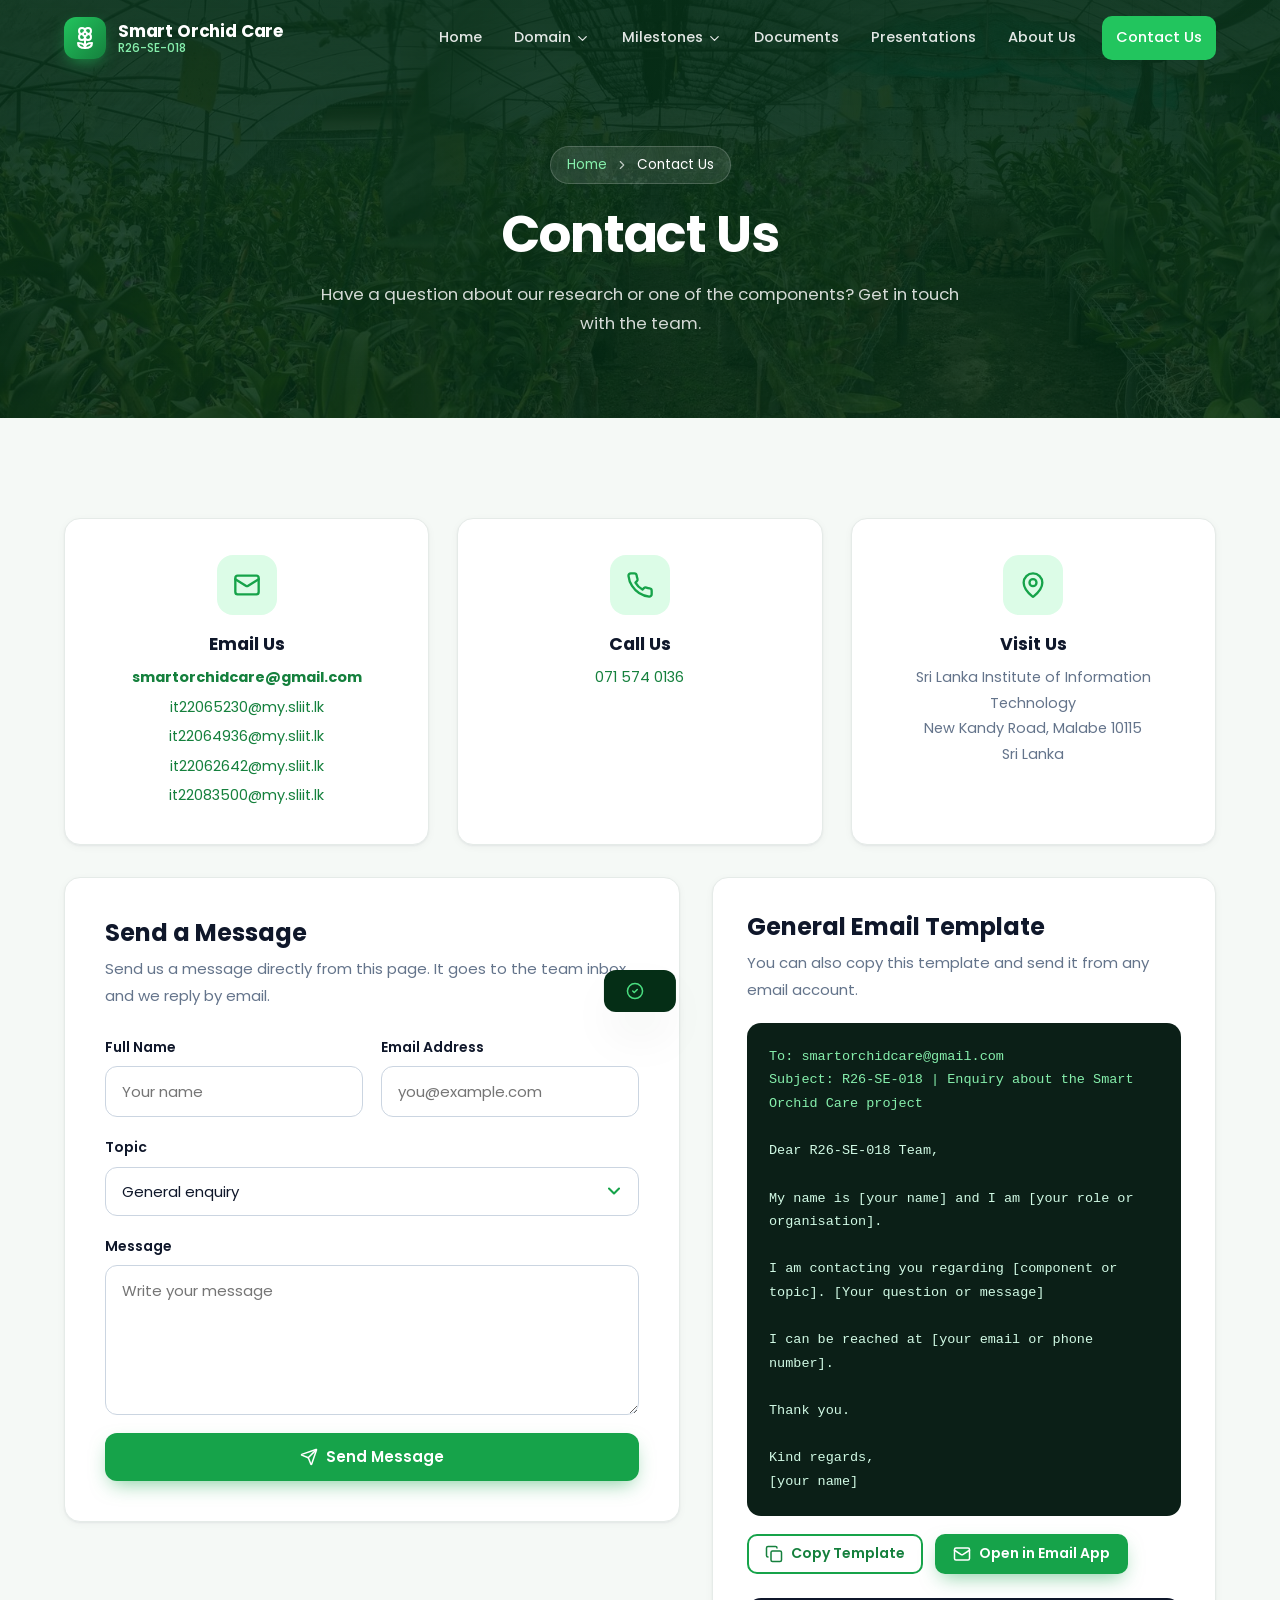
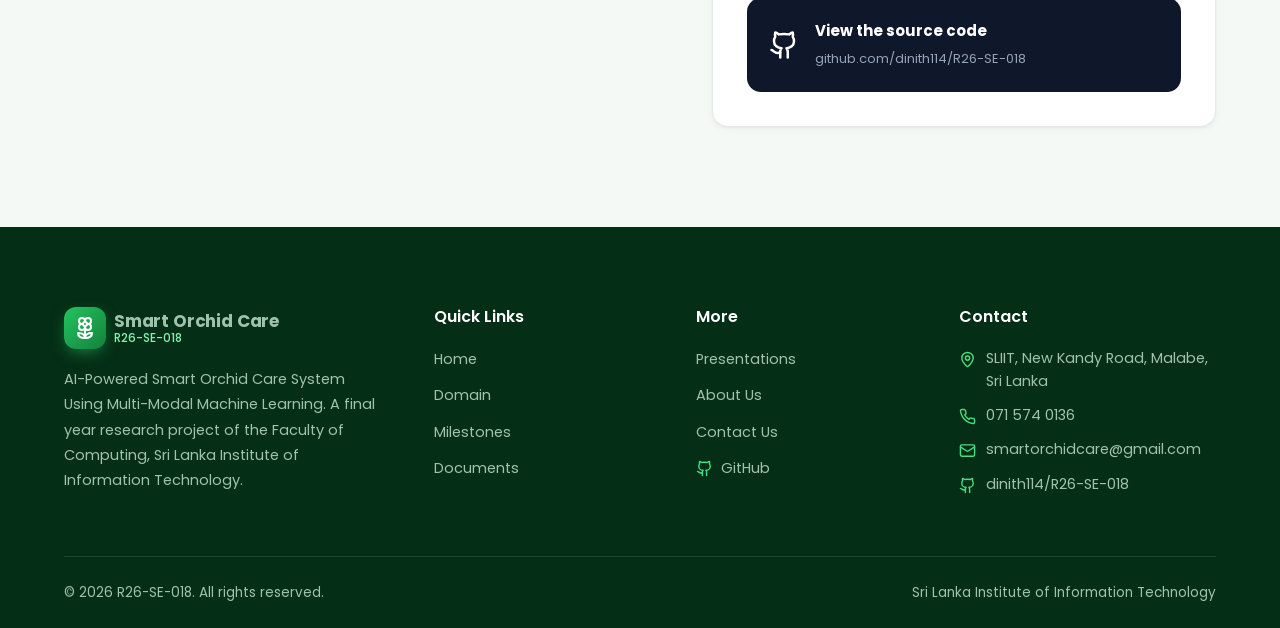
<file: contact.html>
<!doctype html>
<html lang="en" id="top">
<head>
<meta charset="utf-8">
<meta name="viewport" content="width=device-width, initial-scale=1">
<title>Contact Us | R26-SE-018</title>
<meta name="description" content="Contact details and email template for research project R26-SE-018.">
<meta name="theme-color" content="#052e16">
<link rel="icon" type="image/svg+xml" href="images/favicon.svg">
<link rel="stylesheet" href="fonts/fonts.css?v=319de489">
<link rel="stylesheet" href="css/style.css?v=cb55572f">
<script>document.documentElement.classList.add("js")</script>
</head>
<body>
<a class="skip" href="#main">Skip to content</a>
<header class="navbar">
  <div class="container">
    <a class="logo" href="index.html" aria-label="Smart Orchid Care home">
      <span class="logo-icon"><svg class="ic " viewBox="0 0 24 24" fill="none" stroke="currentColor" stroke-width="2" stroke-linecap="round" stroke-linejoin="round" aria-hidden="true"><path d="M12 5a3 3 0 1 1 3 3m-3-3a3 3 0 1 0-3 3m3-3v1M9 8a3 3 0 1 0 3 3M9 8h1m5 0a3 3 0 1 1-3 3m3-3h-1m-2 3v-1" /> <circle cx="12" cy="8" r="2" /> <path d="M12 10v12" /> <path d="M12 22c4.2 0 7-1.667 7-5-4.2 0-7 1.667-7 5Z" /> <path d="M12 22c-4.2 0-7-1.667-7-5 4.2 0 7 1.667 7 5Z" /></svg></span>
      <span class="logo-text"><b>Smart Orchid Care</b><span>R26-SE-018</span></span>
    </a>
    <button class="menu-btn" type="button" aria-label="Open menu" aria-expanded="false"><svg class="ic ic-menu" viewBox="0 0 24 24" fill="none" stroke="currentColor" stroke-width="2" stroke-linecap="round" stroke-linejoin="round" aria-hidden="true"><line x1="4" x2="20" y1="12" y2="12" /> <line x1="4" x2="20" y1="6" y2="6" /> <line x1="4" x2="20" y1="18" y2="18" /></svg><svg class="ic ic-x" viewBox="0 0 24 24" fill="none" stroke="currentColor" stroke-width="2" stroke-linecap="round" stroke-linejoin="round" aria-hidden="true"><path d="M18 6 6 18" /> <path d="m6 6 12 12" /></svg></button>
    <ul class="nav-links"><li><a href="index.html">Home</a></li><li class="has-dropdown"><a href="domain.html">Domain<svg class="ic ic-chev" viewBox="0 0 24 24" fill="none" stroke="currentColor" stroke-width="2" stroke-linecap="round" stroke-linejoin="round" aria-hidden="true"><path d="m6 9 6 6 6-6" /></svg></a><ul class="dropdown"><li><a href="domain.html#literature">Literature Survey</a></li><li><a href="domain.html#gap">Research Gap</a></li><li><a href="domain.html#problem">Research Problem</a></li><li><a href="domain.html#objectives">Research Objectives</a></li><li><a href="domain.html#methodology">Methodology</a></li><li><a href="domain.html#technologies">Technologies Used</a></li></ul></li><li class="has-dropdown"><a href="milestones.html">Milestones<svg class="ic ic-chev" viewBox="0 0 24 24" fill="none" stroke="currentColor" stroke-width="2" stroke-linecap="round" stroke-linejoin="round" aria-hidden="true"><path d="m6 9 6 6 6-6" /></svg></a><ul class="dropdown"><li><a href="milestones.html#proposal">Project Proposal<small>15 to 18 March 2026</small></a></li><li><a href="milestones.html#pp1">Progress Presentation 1<small>11 to 13 May 2026</small></a></li><li><a href="milestones.html#pp2">Progress Presentation 2<small>31 August to 2 September 2026</small></a></li><li><a href="milestones.html#submission">Draft Thesis &amp; Website Submission<small>11 October 2026</small></a></li><li><a href="milestones.html#final">Final Presentation &amp; Viva<small>19 to 21 October 2026</small></a></li><li><a href="milestones.html#paper">Research Paper<small>23 October 2026</small></a></li><li><a href="milestones.html#thesis">Final Thesis Submission<small>28 October 2026</small></a></li></ul></li><li><a href="documents.html">Documents</a></li><li><a href="presentations.html">Presentations</a></li><li><a href="about.html">About Us</a></li><li><a href="contact.html" class="nav-cta active" aria-current="page">Contact Us</a></li></ul>
  </div>
</header>
<main id="main">
<section class="page-banner">
  <div class="container">
    <div class="breadcrumb"><a href="index.html">Home</a><svg class="ic " viewBox="0 0 24 24" fill="none" stroke="currentColor" stroke-width="2" stroke-linecap="round" stroke-linejoin="round" aria-hidden="true"><path d="m6 9 6 6 6-6" /></svg><span>Contact Us</span></div>
    <h1>Contact Us</h1>
    <p>Have a question about our research or one of the components? Get in touch with the team.</p>
  </div>
</section>
<section class="section section-soft">
  <div class="container">
    <div class="grid grid-3">
      <div class="card info-card card-hover cg reveal"><span class="icon-box"><svg class="ic " viewBox="0 0 24 24" fill="none" stroke="currentColor" stroke-width="2" stroke-linecap="round" stroke-linejoin="round" aria-hidden="true"><rect width="20" height="16" x="2" y="4" rx="2" /> <path d="m22 7-8.97 5.7a1.94 1.94 0 0 1-2.06 0L2 7" /></svg></span><h3>Email Us</h3><ul><li><a href="mailto:smartorchidcare@gmail.com"><b>smartorchidcare@gmail.com</b></a></li><li><a href="mailto:it22065230@my.sliit.lk">it22065230@my.sliit.lk</a></li><li><a href="mailto:it22064936@my.sliit.lk">it22064936@my.sliit.lk</a></li><li><a href="mailto:it22062642@my.sliit.lk">it22062642@my.sliit.lk</a></li><li><a href="mailto:it22083500@my.sliit.lk">it22083500@my.sliit.lk</a></li></ul></div>
      <div class="card info-card card-hover cg reveal d1"><span class="icon-box"><svg class="ic " viewBox="0 0 24 24" fill="none" stroke="currentColor" stroke-width="2" stroke-linecap="round" stroke-linejoin="round" aria-hidden="true"><path d="M22 16.92v3a2 2 0 0 1-2.18 2 19.79 19.79 0 0 1-8.63-3.07 19.5 19.5 0 0 1-6-6 19.79 19.79 0 0 1-3.07-8.67A2 2 0 0 1 4.11 2h3a2 2 0 0 1 2 1.72 12.84 12.84 0 0 0 .7 2.81 2 2 0 0 1-.45 2.11L8.09 9.91a16 16 0 0 0 6 6l1.27-1.27a2 2 0 0 1 2.11-.45 12.84 12.84 0 0 0 2.81.7A2 2 0 0 1 22 16.92z" /></svg></span><h3>Call Us</h3><p><a href="tel:+94715740136">071 574 0136</a></p></div>
      <div class="card info-card card-hover cg reveal d2"><span class="icon-box"><svg class="ic " viewBox="0 0 24 24" fill="none" stroke="currentColor" stroke-width="2" stroke-linecap="round" stroke-linejoin="round" aria-hidden="true"><path d="M20 10c0 4.993-5.539 10.193-7.399 11.799a1 1 0 0 1-1.202 0C9.539 20.193 4 14.993 4 10a8 8 0 0 1 16 0" /> <circle cx="12" cy="10" r="3" /></svg></span><h3>Visit Us</h3><p>Sri Lanka Institute of Information Technology<br>New Kandy Road, Malabe 10115<br>Sri Lanka</p></div>
    </div>
    <div class="contact-wrap">
      <div class="card form-card reveal">
        <h2>Send a Message</h2>
        <p>Send us a message directly from this page. It goes to the team inbox and we reply by email.</p>
        <form class="form" id="contact-form" action="https://formsubmit.co/smartorchidcare@gmail.com" method="POST" data-endpoint="https://formsubmit.co/ajax/smartorchidcare@gmail.com" data-to="smartorchidcare@gmail.com">
          <input type="hidden" name="_template" value="table"><input type="hidden" name="_captcha" value="false">
          <input type="hidden" name="_next" value="https://pasanmahela.github.io/R26-SE-018-website/contact.html">
          <input type="text" name="_honey" class="hp" style="display:none" tabindex="-1" autocomplete="off" aria-hidden="true">
          <div class="field"><label for="f-name">Full Name</label><input class="input" id="f-name" name="name" required placeholder="Your name"></div>
          <div class="field"><label for="f-email">Email Address</label><input class="input" id="f-email" name="email" type="email" required placeholder="you@example.com"></div>
          <div class="field full"><label for="f-topic">Topic</label><select class="input select" id="f-topic" name="topic" style="min-width:0"><option>General enquiry</option><option>Component 1: Hybrid Pollination &amp; Compatibility Analysis</option><option>Component 2: Disease Detection &amp; Treatment Recommendation</option><option>Component 3: Smart Watering &amp; Automated Fertilization</option><option>Component 4: Growth Stage Recognition &amp; Bloom Prediction</option></select></div>
          <div class="field full"><label for="f-msg">Message</label><textarea class="input" id="f-msg" name="message" required placeholder="Write your message"></textarea></div>
          <div class="field full"><button class="btn btn-primary" type="submit"><svg class="ic " viewBox="0 0 24 24" fill="none" stroke="currentColor" stroke-width="2" stroke-linecap="round" stroke-linejoin="round" aria-hidden="true"><path d="M14.536 21.686a.5.5 0 0 0 .937-.024l6.5-19a.496.496 0 0 0-.635-.635l-19 6.5a.5.5 0 0 0-.024.937l7.93 3.18a2 2 0 0 1 1.112 1.11z" /> <path d="m21.854 2.147-10.94 10.939" /></svg><span>Send Message</span></button></div>
          <p class="form-status full" role="status" aria-live="polite"></p>
        </form>
      </div>
      <div class="card tpl-card reveal d1">
        <h2>General Email Template</h2>
        <p>You can also copy this template and send it from any email account.</p>
        <div class="tpl" id="template-text"><span class="hdr">To: smartorchidcare@gmail.com
Subject: R26-SE-018 | Enquiry about the Smart Orchid Care project</span>

Dear R26-SE-018 Team,

My name is [your name] and I am [your role or organisation].

I am contacting you regarding [component or topic]. [Your question or message]

I can be reached at [your email or phone number].

Thank you.

Kind regards,
[your name]</div>
        <div class="tpl-actions"><button class="btn btn-outline btn-sm" type="button" id="copy-template"><svg class="ic " viewBox="0 0 24 24" fill="none" stroke="currentColor" stroke-width="2" stroke-linecap="round" stroke-linejoin="round" aria-hidden="true"><rect width="14" height="14" x="8" y="8" rx="2" ry="2" /> <path d="M4 16c-1.1 0-2-.9-2-2V4c0-1.1.9-2 2-2h10c1.1 0 2 .9 2 2" /></svg>Copy Template</button><a class="btn btn-primary btn-sm" href="mailto:smartorchidcare@gmail.com?subject=R26-SE-018%20%7C%20Enquiry%20about%20the%20Smart%20Orchid%20Care%20project&amp;body=Dear%20R26-SE-018%20Team%2C%0A%0AMy%20name%20is%20%5Byour%20name%5D%20and%20I%20am%20%5Byour%20role%20or%20organisation%5D.%0A%0AI%20am%20contacting%20you%20regarding%20%5Bcomponent%20or%20topic%5D.%20%5BYour%20question%20or%20message%5D%0A%0AI%20can%20be%20reached%20at%20%5Byour%20email%20or%20phone%20number%5D.%0A%0AThank%20you.%0A%0AKind%20regards%2C%0A%5Byour%20name%5D"><svg class="ic " viewBox="0 0 24 24" fill="none" stroke="currentColor" stroke-width="2" stroke-linecap="round" stroke-linejoin="round" aria-hidden="true"><rect width="20" height="16" x="2" y="4" rx="2" /> <path d="m22 7-8.97 5.7a1.94 1.94 0 0 1-2.06 0L2 7" /></svg>Open in Email App</a></div>
        <a class="gh-card" href="https://github.com/dinith114/R26-SE-018"><svg class="ic " viewBox="0 0 24 24" fill="none" stroke="currentColor" stroke-width="2" stroke-linecap="round" stroke-linejoin="round" aria-hidden="true"><path d="M15 22v-4a4.8 4.8 0 0 0-1-3.5c3 0 6-2 6-5.5.08-1.25-.27-2.48-1-3.5.28-1.15.28-2.35 0-3.5 0 0-1 0-3 1.5-2.64-.5-5.36-.5-8 0C6 2 5 2 5 2c-.3 1.15-.3 2.35 0 3.5A5.403 5.403 0 0 0 4 9c0 3.5 3 5.5 6 5.5-.39.49-.68 1.05-.85 1.65-.17.6-.22 1.23-.15 1.85v4" /> <path d="M9 18c-4.51 2-5-2-7-2" /></svg><div><b>View the source code</b><span>github.com/dinith114/R26-SE-018</span></div></a>
      </div>
    </div>
  </div>
</section>
</main>
<footer class="footer">
  <div class="container">
    <div class="footer-grid">
      <div>
        <a class="logo" href="index.html"><span class="logo-icon"><svg class="ic " viewBox="0 0 24 24" fill="none" stroke="currentColor" stroke-width="2" stroke-linecap="round" stroke-linejoin="round" aria-hidden="true"><path d="M12 5a3 3 0 1 1 3 3m-3-3a3 3 0 1 0-3 3m3-3v1M9 8a3 3 0 1 0 3 3M9 8h1m5 0a3 3 0 1 1-3 3m3-3h-1m-2 3v-1" /> <circle cx="12" cy="8" r="2" /> <path d="M12 10v12" /> <path d="M12 22c4.2 0 7-1.667 7-5-4.2 0-7 1.667-7 5Z" /> <path d="M12 22c-4.2 0-7-1.667-7-5 4.2 0 7 1.667 7 5Z" /></svg></span><span class="logo-text"><b>Smart Orchid Care</b><span>R26-SE-018</span></span></a>
        <p>AI-Powered Smart Orchid Care System Using Multi-Modal Machine Learning. A final year research project of the Faculty of Computing, Sri Lanka Institute of Information Technology.</p>
      </div>
      <div><h4>Quick Links</h4><ul>
        <li><a href="index.html">Home</a></li><li><a href="domain.html">Domain</a></li>
        <li><a href="milestones.html">Milestones</a></li><li><a href="documents.html">Documents</a></li></ul></div>
      <div><h4>More</h4><ul>
        <li><a href="presentations.html">Presentations</a></li><li><a href="about.html">About Us</a></li>
        <li><a href="contact.html">Contact Us</a></li><li><a href="https://github.com/dinith114/R26-SE-018"><svg class="ic " viewBox="0 0 24 24" fill="none" stroke="currentColor" stroke-width="2" stroke-linecap="round" stroke-linejoin="round" aria-hidden="true"><path d="M15 22v-4a4.8 4.8 0 0 0-1-3.5c3 0 6-2 6-5.5.08-1.25-.27-2.48-1-3.5.28-1.15.28-2.35 0-3.5 0 0-1 0-3 1.5-2.64-.5-5.36-.5-8 0C6 2 5 2 5 2c-.3 1.15-.3 2.35 0 3.5A5.403 5.403 0 0 0 4 9c0 3.5 3 5.5 6 5.5-.39.49-.68 1.05-.85 1.65-.17.6-.22 1.23-.15 1.85v4" /> <path d="M9 18c-4.51 2-5-2-7-2" /></svg>GitHub</a></li></ul></div>
      <div><h4>Contact</h4><ul>
        <li class="ci"><svg class="ic " viewBox="0 0 24 24" fill="none" stroke="currentColor" stroke-width="2" stroke-linecap="round" stroke-linejoin="round" aria-hidden="true"><path d="M20 10c0 4.993-5.539 10.193-7.399 11.799a1 1 0 0 1-1.202 0C9.539 20.193 4 14.993 4 10a8 8 0 0 1 16 0" /> <circle cx="12" cy="10" r="3" /></svg><span>SLIIT, New Kandy Road, Malabe, Sri Lanka</span></li>
        <li class="ci"><svg class="ic " viewBox="0 0 24 24" fill="none" stroke="currentColor" stroke-width="2" stroke-linecap="round" stroke-linejoin="round" aria-hidden="true"><path d="M22 16.92v3a2 2 0 0 1-2.18 2 19.79 19.79 0 0 1-8.63-3.07 19.5 19.5 0 0 1-6-6 19.79 19.79 0 0 1-3.07-8.67A2 2 0 0 1 4.11 2h3a2 2 0 0 1 2 1.72 12.84 12.84 0 0 0 .7 2.81 2 2 0 0 1-.45 2.11L8.09 9.91a16 16 0 0 0 6 6l1.27-1.27a2 2 0 0 1 2.11-.45 12.84 12.84 0 0 0 2.81.7A2 2 0 0 1 22 16.92z" /></svg><a href="tel:+94715740136">071 574 0136</a></li>
        <li class="ci"><svg class="ic " viewBox="0 0 24 24" fill="none" stroke="currentColor" stroke-width="2" stroke-linecap="round" stroke-linejoin="round" aria-hidden="true"><rect width="20" height="16" x="2" y="4" rx="2" /> <path d="m22 7-8.97 5.7a1.94 1.94 0 0 1-2.06 0L2 7" /></svg><a href="mailto:smartorchidcare@gmail.com">smartorchidcare@gmail.com</a></li>
        <li class="ci"><svg class="ic " viewBox="0 0 24 24" fill="none" stroke="currentColor" stroke-width="2" stroke-linecap="round" stroke-linejoin="round" aria-hidden="true"><path d="M15 22v-4a4.8 4.8 0 0 0-1-3.5c3 0 6-2 6-5.5.08-1.25-.27-2.48-1-3.5.28-1.15.28-2.35 0-3.5 0 0-1 0-3 1.5-2.64-.5-5.36-.5-8 0C6 2 5 2 5 2c-.3 1.15-.3 2.35 0 3.5A5.403 5.403 0 0 0 4 9c0 3.5 3 5.5 6 5.5-.39.49-.68 1.05-.85 1.65-.17.6-.22 1.23-.15 1.85v4" /> <path d="M9 18c-4.51 2-5-2-7-2" /></svg><a href="https://github.com/dinith114/R26-SE-018">dinith114/R26-SE-018</a></li></ul></div>
    </div>
    <div class="footer-bottom"><span>© 2026 R26-SE-018. All rights reserved.</span><span>Sri Lanka Institute of Information Technology</span></div>
  </div>
</footer>
<a class="back-top" href="#top" aria-label="Back to top"><svg class="ic " viewBox="0 0 24 24" fill="none" stroke="currentColor" stroke-width="2" stroke-linecap="round" stroke-linejoin="round" aria-hidden="true"><path d="M5 12h14" /> <path d="m12 5 7 7-7 7" /></svg></a>
<div class="toast" role="status" aria-live="polite"><svg class="ic " viewBox="0 0 24 24" fill="none" stroke="currentColor" stroke-width="2" stroke-linecap="round" stroke-linejoin="round" aria-hidden="true"><circle cx="12" cy="12" r="10" /> <path d="m9 12 2 2 4-4" /></svg><span></span></div>
<script src="js/main.js?v=b8e71524"></script>
</body>
</html>
</file>
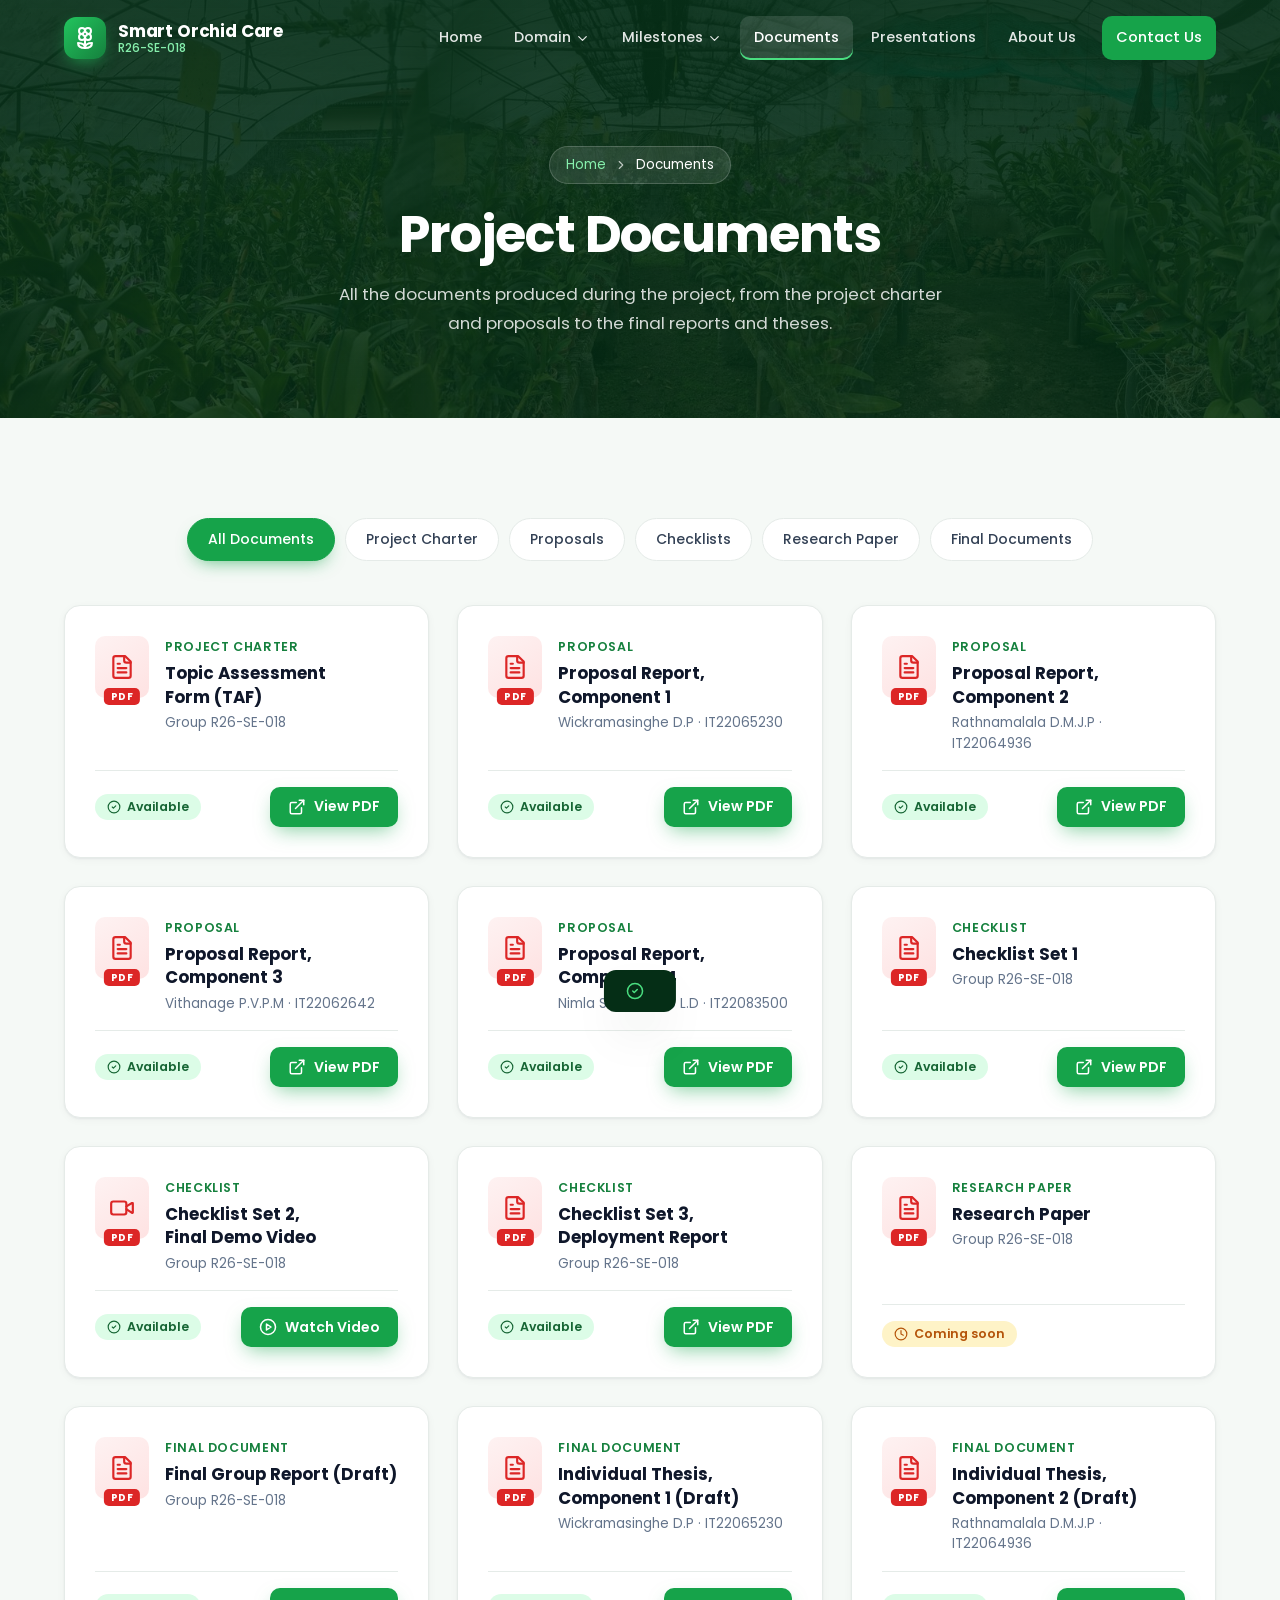
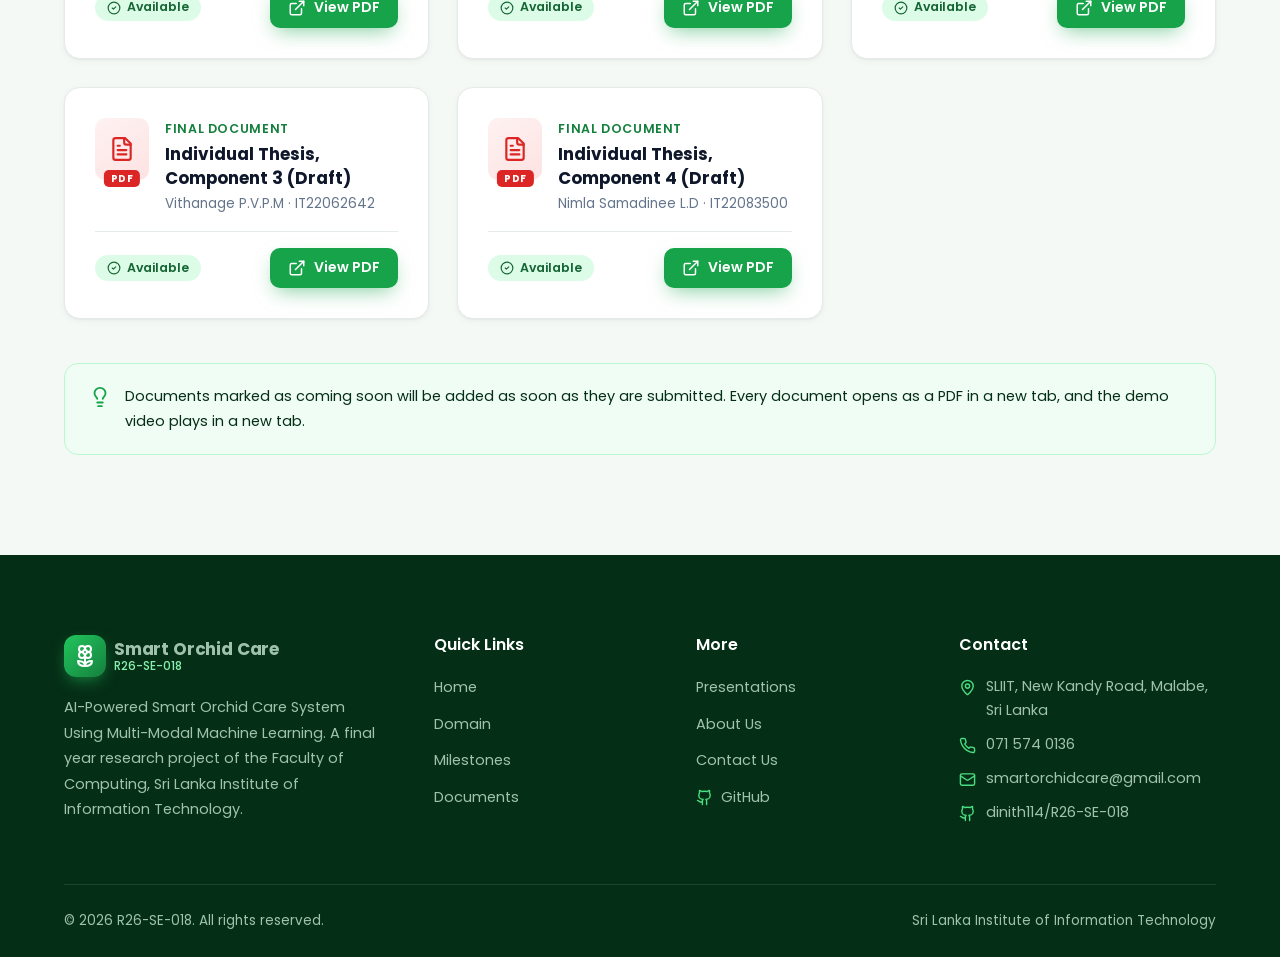
<file: documents.html>
<!doctype html>
<html lang="en" id="top">
<head>
<meta charset="utf-8">
<meta name="viewport" content="width=device-width, initial-scale=1">
<title>Documents | R26-SE-018</title>
<meta name="description" content="Project charter, proposal reports, checklists, research paper and final reports of R26-SE-018.">
<meta name="theme-color" content="#052e16">
<link rel="icon" type="image/svg+xml" href="images/favicon.svg">
<link rel="stylesheet" href="fonts/fonts.css?v=319de489">
<link rel="stylesheet" href="css/style.css?v=cb55572f">
<script>document.documentElement.classList.add("js")</script>
</head>
<body>
<a class="skip" href="#main">Skip to content</a>
<header class="navbar">
  <div class="container">
    <a class="logo" href="index.html" aria-label="Smart Orchid Care home">
      <span class="logo-icon"><svg class="ic " viewBox="0 0 24 24" fill="none" stroke="currentColor" stroke-width="2" stroke-linecap="round" stroke-linejoin="round" aria-hidden="true"><path d="M12 5a3 3 0 1 1 3 3m-3-3a3 3 0 1 0-3 3m3-3v1M9 8a3 3 0 1 0 3 3M9 8h1m5 0a3 3 0 1 1-3 3m3-3h-1m-2 3v-1" /> <circle cx="12" cy="8" r="2" /> <path d="M12 10v12" /> <path d="M12 22c4.2 0 7-1.667 7-5-4.2 0-7 1.667-7 5Z" /> <path d="M12 22c-4.2 0-7-1.667-7-5 4.2 0 7 1.667 7 5Z" /></svg></span>
      <span class="logo-text"><b>Smart Orchid Care</b><span>R26-SE-018</span></span>
    </a>
    <button class="menu-btn" type="button" aria-label="Open menu" aria-expanded="false"><svg class="ic ic-menu" viewBox="0 0 24 24" fill="none" stroke="currentColor" stroke-width="2" stroke-linecap="round" stroke-linejoin="round" aria-hidden="true"><line x1="4" x2="20" y1="12" y2="12" /> <line x1="4" x2="20" y1="6" y2="6" /> <line x1="4" x2="20" y1="18" y2="18" /></svg><svg class="ic ic-x" viewBox="0 0 24 24" fill="none" stroke="currentColor" stroke-width="2" stroke-linecap="round" stroke-linejoin="round" aria-hidden="true"><path d="M18 6 6 18" /> <path d="m6 6 12 12" /></svg></button>
    <ul class="nav-links"><li><a href="index.html">Home</a></li><li class="has-dropdown"><a href="domain.html">Domain<svg class="ic ic-chev" viewBox="0 0 24 24" fill="none" stroke="currentColor" stroke-width="2" stroke-linecap="round" stroke-linejoin="round" aria-hidden="true"><path d="m6 9 6 6 6-6" /></svg></a><ul class="dropdown"><li><a href="domain.html#literature">Literature Survey</a></li><li><a href="domain.html#gap">Research Gap</a></li><li><a href="domain.html#problem">Research Problem</a></li><li><a href="domain.html#objectives">Research Objectives</a></li><li><a href="domain.html#methodology">Methodology</a></li><li><a href="domain.html#technologies">Technologies Used</a></li></ul></li><li class="has-dropdown"><a href="milestones.html">Milestones<svg class="ic ic-chev" viewBox="0 0 24 24" fill="none" stroke="currentColor" stroke-width="2" stroke-linecap="round" stroke-linejoin="round" aria-hidden="true"><path d="m6 9 6 6 6-6" /></svg></a><ul class="dropdown"><li><a href="milestones.html#proposal">Project Proposal<small>15 to 18 March 2026</small></a></li><li><a href="milestones.html#pp1">Progress Presentation 1<small>11 to 13 May 2026</small></a></li><li><a href="milestones.html#pp2">Progress Presentation 2<small>31 August to 2 September 2026</small></a></li><li><a href="milestones.html#submission">Draft Thesis &amp; Website Submission<small>11 October 2026</small></a></li><li><a href="milestones.html#final">Final Presentation &amp; Viva<small>19 to 21 October 2026</small></a></li><li><a href="milestones.html#paper">Research Paper<small>23 October 2026</small></a></li><li><a href="milestones.html#thesis">Final Thesis Submission<small>28 October 2026</small></a></li></ul></li><li><a href="documents.html" class="active" aria-current="page">Documents</a></li><li><a href="presentations.html">Presentations</a></li><li><a href="about.html">About Us</a></li><li><a href="contact.html" class="nav-cta">Contact Us</a></li></ul>
  </div>
</header>
<main id="main">
<section class="page-banner">
  <div class="container">
    <div class="breadcrumb"><a href="index.html">Home</a><svg class="ic " viewBox="0 0 24 24" fill="none" stroke="currentColor" stroke-width="2" stroke-linecap="round" stroke-linejoin="round" aria-hidden="true"><path d="m6 9 6 6 6-6" /></svg><span>Documents</span></div>
    <h1>Project Documents</h1>
    <p>All the documents produced during the project, from the project charter and proposals to the final reports and theses.</p>
  </div>
</section>
<section class="section section-soft">
  <div class="container">
    <div class="filters reveal" role="group" aria-label="Filter documents"><button class="filter active" type="button" data-filter="all" aria-pressed="true">All Documents</button><button class="filter" type="button" data-filter="charter" aria-pressed="false">Project Charter</button><button class="filter" type="button" data-filter="proposals" aria-pressed="false">Proposals</button><button class="filter" type="button" data-filter="checklists" aria-pressed="false">Checklists</button><button class="filter" type="button" data-filter="paper" aria-pressed="false">Research Paper</button><button class="filter" type="button" data-filter="final" aria-pressed="false">Final Documents</button></div>
    <div class="grid grid-3"><article class="card doc-card card-hover reveal" data-cat="charter" id="charter">
  <div class="doc-top"><span class="file-icon"><svg class="ic " viewBox="0 0 24 24" fill="none" stroke="currentColor" stroke-width="2" stroke-linecap="round" stroke-linejoin="round" aria-hidden="true"><path d="M15 2H6a2 2 0 0 0-2 2v16a2 2 0 0 0 2 2h12a2 2 0 0 0 2-2V7Z" /> <path d="M14 2v4a2 2 0 0 0 2 2h4" /> <path d="M10 9H8" /> <path d="M16 13H8" /> <path d="M16 17H8" /></svg></span><div><div class="cat">Project Charter</div><h3>Topic Assessment Form (TAF)</h3><div class="owner">Group R26-SE-018</div></div></div>
  <div class="doc-foot"><span class="badge badge-green"><svg class="ic " viewBox="0 0 24 24" fill="none" stroke="currentColor" stroke-width="2" stroke-linecap="round" stroke-linejoin="round" aria-hidden="true"><circle cx="12" cy="12" r="10" /> <path d="m9 12 2 2 4-4" /></svg>Available</span><a class="btn btn-primary btn-sm" href="documents/R26-SE-018_TAF.pdf" target="_blank" rel="noopener"><svg class="ic " viewBox="0 0 24 24" fill="none" stroke="currentColor" stroke-width="2" stroke-linecap="round" stroke-linejoin="round" aria-hidden="true"><path d="M15 3h6v6" /> <path d="M10 14 21 3" /> <path d="M18 13v6a2 2 0 0 1-2 2H5a2 2 0 0 1-2-2V8a2 2 0 0 1 2-2h6" /></svg>View PDF</a></div>
</article><article class="card doc-card card-hover reveal" data-cat="proposals" id="proposals">
  <div class="doc-top"><span class="file-icon"><svg class="ic " viewBox="0 0 24 24" fill="none" stroke="currentColor" stroke-width="2" stroke-linecap="round" stroke-linejoin="round" aria-hidden="true"><path d="M15 2H6a2 2 0 0 0-2 2v16a2 2 0 0 0 2 2h12a2 2 0 0 0 2-2V7Z" /> <path d="M14 2v4a2 2 0 0 0 2 2h4" /> <path d="M10 9H8" /> <path d="M16 13H8" /> <path d="M16 17H8" /></svg></span><div><div class="cat">Proposal</div><h3>Proposal Report, Component 1</h3><div class="owner">Wickramasinghe D.P · IT22065230</div></div></div>
  <div class="doc-foot"><span class="badge badge-green"><svg class="ic " viewBox="0 0 24 24" fill="none" stroke="currentColor" stroke-width="2" stroke-linecap="round" stroke-linejoin="round" aria-hidden="true"><circle cx="12" cy="12" r="10" /> <path d="m9 12 2 2 4-4" /></svg>Available</span><a class="btn btn-primary btn-sm" href="documents/IT22065230_Proposal.pdf" target="_blank" rel="noopener"><svg class="ic " viewBox="0 0 24 24" fill="none" stroke="currentColor" stroke-width="2" stroke-linecap="round" stroke-linejoin="round" aria-hidden="true"><path d="M15 3h6v6" /> <path d="M10 14 21 3" /> <path d="M18 13v6a2 2 0 0 1-2 2H5a2 2 0 0 1-2-2V8a2 2 0 0 1 2-2h6" /></svg>View PDF</a></div>
</article><article class="card doc-card card-hover reveal" data-cat="proposals">
  <div class="doc-top"><span class="file-icon"><svg class="ic " viewBox="0 0 24 24" fill="none" stroke="currentColor" stroke-width="2" stroke-linecap="round" stroke-linejoin="round" aria-hidden="true"><path d="M15 2H6a2 2 0 0 0-2 2v16a2 2 0 0 0 2 2h12a2 2 0 0 0 2-2V7Z" /> <path d="M14 2v4a2 2 0 0 0 2 2h4" /> <path d="M10 9H8" /> <path d="M16 13H8" /> <path d="M16 17H8" /></svg></span><div><div class="cat">Proposal</div><h3>Proposal Report, Component 2</h3><div class="owner">Rathnamalala D.M.J.P · IT22064936</div></div></div>
  <div class="doc-foot"><span class="badge badge-green"><svg class="ic " viewBox="0 0 24 24" fill="none" stroke="currentColor" stroke-width="2" stroke-linecap="round" stroke-linejoin="round" aria-hidden="true"><circle cx="12" cy="12" r="10" /> <path d="m9 12 2 2 4-4" /></svg>Available</span><a class="btn btn-primary btn-sm" href="documents/IT22064936_Proposal.pdf" target="_blank" rel="noopener"><svg class="ic " viewBox="0 0 24 24" fill="none" stroke="currentColor" stroke-width="2" stroke-linecap="round" stroke-linejoin="round" aria-hidden="true"><path d="M15 3h6v6" /> <path d="M10 14 21 3" /> <path d="M18 13v6a2 2 0 0 1-2 2H5a2 2 0 0 1-2-2V8a2 2 0 0 1 2-2h6" /></svg>View PDF</a></div>
</article><article class="card doc-card card-hover reveal" data-cat="proposals">
  <div class="doc-top"><span class="file-icon"><svg class="ic " viewBox="0 0 24 24" fill="none" stroke="currentColor" stroke-width="2" stroke-linecap="round" stroke-linejoin="round" aria-hidden="true"><path d="M15 2H6a2 2 0 0 0-2 2v16a2 2 0 0 0 2 2h12a2 2 0 0 0 2-2V7Z" /> <path d="M14 2v4a2 2 0 0 0 2 2h4" /> <path d="M10 9H8" /> <path d="M16 13H8" /> <path d="M16 17H8" /></svg></span><div><div class="cat">Proposal</div><h3>Proposal Report, Component 3</h3><div class="owner">Vithanage P.V.P.M · IT22062642</div></div></div>
  <div class="doc-foot"><span class="badge badge-green"><svg class="ic " viewBox="0 0 24 24" fill="none" stroke="currentColor" stroke-width="2" stroke-linecap="round" stroke-linejoin="round" aria-hidden="true"><circle cx="12" cy="12" r="10" /> <path d="m9 12 2 2 4-4" /></svg>Available</span><a class="btn btn-primary btn-sm" href="documents/IT22062642_Proposal.pdf" target="_blank" rel="noopener"><svg class="ic " viewBox="0 0 24 24" fill="none" stroke="currentColor" stroke-width="2" stroke-linecap="round" stroke-linejoin="round" aria-hidden="true"><path d="M15 3h6v6" /> <path d="M10 14 21 3" /> <path d="M18 13v6a2 2 0 0 1-2 2H5a2 2 0 0 1-2-2V8a2 2 0 0 1 2-2h6" /></svg>View PDF</a></div>
</article><article class="card doc-card card-hover reveal" data-cat="proposals">
  <div class="doc-top"><span class="file-icon"><svg class="ic " viewBox="0 0 24 24" fill="none" stroke="currentColor" stroke-width="2" stroke-linecap="round" stroke-linejoin="round" aria-hidden="true"><path d="M15 2H6a2 2 0 0 0-2 2v16a2 2 0 0 0 2 2h12a2 2 0 0 0 2-2V7Z" /> <path d="M14 2v4a2 2 0 0 0 2 2h4" /> <path d="M10 9H8" /> <path d="M16 13H8" /> <path d="M16 17H8" /></svg></span><div><div class="cat">Proposal</div><h3>Proposal Report, Component 4</h3><div class="owner">Nimla Samadinee L.D · IT22083500</div></div></div>
  <div class="doc-foot"><span class="badge badge-green"><svg class="ic " viewBox="0 0 24 24" fill="none" stroke="currentColor" stroke-width="2" stroke-linecap="round" stroke-linejoin="round" aria-hidden="true"><circle cx="12" cy="12" r="10" /> <path d="m9 12 2 2 4-4" /></svg>Available</span><a class="btn btn-primary btn-sm" href="documents/IT22083500_Proposal.pdf" target="_blank" rel="noopener"><svg class="ic " viewBox="0 0 24 24" fill="none" stroke="currentColor" stroke-width="2" stroke-linecap="round" stroke-linejoin="round" aria-hidden="true"><path d="M15 3h6v6" /> <path d="M10 14 21 3" /> <path d="M18 13v6a2 2 0 0 1-2 2H5a2 2 0 0 1-2-2V8a2 2 0 0 1 2-2h6" /></svg>View PDF</a></div>
</article><article class="card doc-card card-hover reveal" data-cat="checklists" id="checklists">
  <div class="doc-top"><span class="file-icon"><svg class="ic " viewBox="0 0 24 24" fill="none" stroke="currentColor" stroke-width="2" stroke-linecap="round" stroke-linejoin="round" aria-hidden="true"><path d="M15 2H6a2 2 0 0 0-2 2v16a2 2 0 0 0 2 2h12a2 2 0 0 0 2-2V7Z" /> <path d="M14 2v4a2 2 0 0 0 2 2h4" /> <path d="M10 9H8" /> <path d="M16 13H8" /> <path d="M16 17H8" /></svg></span><div><div class="cat">Checklist</div><h3>Checklist Set 1</h3><div class="owner">Group R26-SE-018</div></div></div>
  <div class="doc-foot"><span class="badge badge-green"><svg class="ic " viewBox="0 0 24 24" fill="none" stroke="currentColor" stroke-width="2" stroke-linecap="round" stroke-linejoin="round" aria-hidden="true"><circle cx="12" cy="12" r="10" /> <path d="m9 12 2 2 4-4" /></svg>Available</span><a class="btn btn-primary btn-sm" href="documents/R26-SE-018_Checklist_1.pdf" target="_blank" rel="noopener"><svg class="ic " viewBox="0 0 24 24" fill="none" stroke="currentColor" stroke-width="2" stroke-linecap="round" stroke-linejoin="round" aria-hidden="true"><path d="M15 3h6v6" /> <path d="M10 14 21 3" /> <path d="M18 13v6a2 2 0 0 1-2 2H5a2 2 0 0 1-2-2V8a2 2 0 0 1 2-2h6" /></svg>View PDF</a></div>
</article><article class="card doc-card card-hover reveal" data-cat="checklists">
  <div class="doc-top"><span class="file-icon"><svg class="ic " viewBox="0 0 24 24" fill="none" stroke="currentColor" stroke-width="2" stroke-linecap="round" stroke-linejoin="round" aria-hidden="true"><path d="m16 13 5.223 3.482a.5.5 0 0 0 .777-.416V7.87a.5.5 0 0 0-.752-.432L16 10.5" /> <rect x="2" y="6" width="14" height="12" rx="2" /></svg></span><div><div class="cat">Checklist</div><h3>Checklist Set 2, Final Demo Video</h3><div class="owner">Group R26-SE-018</div></div></div>
  <div class="doc-foot"><span class="badge badge-green"><svg class="ic " viewBox="0 0 24 24" fill="none" stroke="currentColor" stroke-width="2" stroke-linecap="round" stroke-linejoin="round" aria-hidden="true"><circle cx="12" cy="12" r="10" /> <path d="m9 12 2 2 4-4" /></svg>Available</span><a class="btn btn-primary btn-sm" href="documents/R26-SE-018_Checklist_2_Final_Demo.mp4" target="_blank" rel="noopener"><svg class="ic " viewBox="0 0 24 24" fill="none" stroke="currentColor" stroke-width="2" stroke-linecap="round" stroke-linejoin="round" aria-hidden="true"><circle cx="12" cy="12" r="10" /> <polygon points="10 8 16 12 10 16 10 8" /></svg>Watch Video</a></div>
</article><article class="card doc-card card-hover reveal" data-cat="checklists">
  <div class="doc-top"><span class="file-icon"><svg class="ic " viewBox="0 0 24 24" fill="none" stroke="currentColor" stroke-width="2" stroke-linecap="round" stroke-linejoin="round" aria-hidden="true"><path d="M15 2H6a2 2 0 0 0-2 2v16a2 2 0 0 0 2 2h12a2 2 0 0 0 2-2V7Z" /> <path d="M14 2v4a2 2 0 0 0 2 2h4" /> <path d="M10 9H8" /> <path d="M16 13H8" /> <path d="M16 17H8" /></svg></span><div><div class="cat">Checklist</div><h3>Checklist Set 3, Deployment Report</h3><div class="owner">Group R26-SE-018</div></div></div>
  <div class="doc-foot"><span class="badge badge-green"><svg class="ic " viewBox="0 0 24 24" fill="none" stroke="currentColor" stroke-width="2" stroke-linecap="round" stroke-linejoin="round" aria-hidden="true"><circle cx="12" cy="12" r="10" /> <path d="m9 12 2 2 4-4" /></svg>Available</span><a class="btn btn-primary btn-sm" href="documents/R26-SE-018_Checklist_3_Deployment_Report.pdf" target="_blank" rel="noopener"><svg class="ic " viewBox="0 0 24 24" fill="none" stroke="currentColor" stroke-width="2" stroke-linecap="round" stroke-linejoin="round" aria-hidden="true"><path d="M15 3h6v6" /> <path d="M10 14 21 3" /> <path d="M18 13v6a2 2 0 0 1-2 2H5a2 2 0 0 1-2-2V8a2 2 0 0 1 2-2h6" /></svg>View PDF</a></div>
</article><article class="card doc-card card-hover reveal" data-cat="paper" id="paper">
  <div class="doc-top"><span class="file-icon"><svg class="ic " viewBox="0 0 24 24" fill="none" stroke="currentColor" stroke-width="2" stroke-linecap="round" stroke-linejoin="round" aria-hidden="true"><path d="M15 2H6a2 2 0 0 0-2 2v16a2 2 0 0 0 2 2h12a2 2 0 0 0 2-2V7Z" /> <path d="M14 2v4a2 2 0 0 0 2 2h4" /> <path d="M10 9H8" /> <path d="M16 13H8" /> <path d="M16 17H8" /></svg></span><div><div class="cat">Research Paper</div><h3>Research Paper</h3><div class="owner">Group R26-SE-018</div></div></div>
  <div class="doc-foot"><span class="badge badge-amber"><svg class="ic " viewBox="0 0 24 24" fill="none" stroke="currentColor" stroke-width="2" stroke-linecap="round" stroke-linejoin="round" aria-hidden="true"><circle cx="12" cy="12" r="10" /> <polyline points="12 6 12 12 16 14" /></svg>Coming soon</span></div>
</article><article class="card doc-card card-hover reveal" data-cat="final" id="final">
  <div class="doc-top"><span class="file-icon"><svg class="ic " viewBox="0 0 24 24" fill="none" stroke="currentColor" stroke-width="2" stroke-linecap="round" stroke-linejoin="round" aria-hidden="true"><path d="M15 2H6a2 2 0 0 0-2 2v16a2 2 0 0 0 2 2h12a2 2 0 0 0 2-2V7Z" /> <path d="M14 2v4a2 2 0 0 0 2 2h4" /> <path d="M10 9H8" /> <path d="M16 13H8" /> <path d="M16 17H8" /></svg></span><div><div class="cat">Final Document</div><h3>Final Group Report (Draft)</h3><div class="owner">Group R26-SE-018</div></div></div>
  <div class="doc-foot"><span class="badge badge-green"><svg class="ic " viewBox="0 0 24 24" fill="none" stroke="currentColor" stroke-width="2" stroke-linecap="round" stroke-linejoin="round" aria-hidden="true"><circle cx="12" cy="12" r="10" /> <path d="m9 12 2 2 4-4" /></svg>Available</span><a class="btn btn-primary btn-sm" href="documents/R26-SE-018_Final_Report.pdf" target="_blank" rel="noopener"><svg class="ic " viewBox="0 0 24 24" fill="none" stroke="currentColor" stroke-width="2" stroke-linecap="round" stroke-linejoin="round" aria-hidden="true"><path d="M15 3h6v6" /> <path d="M10 14 21 3" /> <path d="M18 13v6a2 2 0 0 1-2 2H5a2 2 0 0 1-2-2V8a2 2 0 0 1 2-2h6" /></svg>View PDF</a></div>
</article><article class="card doc-card card-hover reveal" data-cat="final">
  <div class="doc-top"><span class="file-icon"><svg class="ic " viewBox="0 0 24 24" fill="none" stroke="currentColor" stroke-width="2" stroke-linecap="round" stroke-linejoin="round" aria-hidden="true"><path d="M15 2H6a2 2 0 0 0-2 2v16a2 2 0 0 0 2 2h12a2 2 0 0 0 2-2V7Z" /> <path d="M14 2v4a2 2 0 0 0 2 2h4" /> <path d="M10 9H8" /> <path d="M16 13H8" /> <path d="M16 17H8" /></svg></span><div><div class="cat">Final Document</div><h3>Individual Thesis, Component 1 (Draft)</h3><div class="owner">Wickramasinghe D.P · IT22065230</div></div></div>
  <div class="doc-foot"><span class="badge badge-green"><svg class="ic " viewBox="0 0 24 24" fill="none" stroke="currentColor" stroke-width="2" stroke-linecap="round" stroke-linejoin="round" aria-hidden="true"><circle cx="12" cy="12" r="10" /> <path d="m9 12 2 2 4-4" /></svg>Available</span><a class="btn btn-primary btn-sm" href="documents/IT22065230_Thesis.pdf" target="_blank" rel="noopener"><svg class="ic " viewBox="0 0 24 24" fill="none" stroke="currentColor" stroke-width="2" stroke-linecap="round" stroke-linejoin="round" aria-hidden="true"><path d="M15 3h6v6" /> <path d="M10 14 21 3" /> <path d="M18 13v6a2 2 0 0 1-2 2H5a2 2 0 0 1-2-2V8a2 2 0 0 1 2-2h6" /></svg>View PDF</a></div>
</article><article class="card doc-card card-hover reveal" data-cat="final">
  <div class="doc-top"><span class="file-icon"><svg class="ic " viewBox="0 0 24 24" fill="none" stroke="currentColor" stroke-width="2" stroke-linecap="round" stroke-linejoin="round" aria-hidden="true"><path d="M15 2H6a2 2 0 0 0-2 2v16a2 2 0 0 0 2 2h12a2 2 0 0 0 2-2V7Z" /> <path d="M14 2v4a2 2 0 0 0 2 2h4" /> <path d="M10 9H8" /> <path d="M16 13H8" /> <path d="M16 17H8" /></svg></span><div><div class="cat">Final Document</div><h3>Individual Thesis, Component 2 (Draft)</h3><div class="owner">Rathnamalala D.M.J.P · IT22064936</div></div></div>
  <div class="doc-foot"><span class="badge badge-green"><svg class="ic " viewBox="0 0 24 24" fill="none" stroke="currentColor" stroke-width="2" stroke-linecap="round" stroke-linejoin="round" aria-hidden="true"><circle cx="12" cy="12" r="10" /> <path d="m9 12 2 2 4-4" /></svg>Available</span><a class="btn btn-primary btn-sm" href="documents/IT22064936_Thesis.pdf" target="_blank" rel="noopener"><svg class="ic " viewBox="0 0 24 24" fill="none" stroke="currentColor" stroke-width="2" stroke-linecap="round" stroke-linejoin="round" aria-hidden="true"><path d="M15 3h6v6" /> <path d="M10 14 21 3" /> <path d="M18 13v6a2 2 0 0 1-2 2H5a2 2 0 0 1-2-2V8a2 2 0 0 1 2-2h6" /></svg>View PDF</a></div>
</article><article class="card doc-card card-hover reveal" data-cat="final">
  <div class="doc-top"><span class="file-icon"><svg class="ic " viewBox="0 0 24 24" fill="none" stroke="currentColor" stroke-width="2" stroke-linecap="round" stroke-linejoin="round" aria-hidden="true"><path d="M15 2H6a2 2 0 0 0-2 2v16a2 2 0 0 0 2 2h12a2 2 0 0 0 2-2V7Z" /> <path d="M14 2v4a2 2 0 0 0 2 2h4" /> <path d="M10 9H8" /> <path d="M16 13H8" /> <path d="M16 17H8" /></svg></span><div><div class="cat">Final Document</div><h3>Individual Thesis, Component 3 (Draft)</h3><div class="owner">Vithanage P.V.P.M · IT22062642</div></div></div>
  <div class="doc-foot"><span class="badge badge-green"><svg class="ic " viewBox="0 0 24 24" fill="none" stroke="currentColor" stroke-width="2" stroke-linecap="round" stroke-linejoin="round" aria-hidden="true"><circle cx="12" cy="12" r="10" /> <path d="m9 12 2 2 4-4" /></svg>Available</span><a class="btn btn-primary btn-sm" href="documents/IT22062642_Thesis.pdf" target="_blank" rel="noopener"><svg class="ic " viewBox="0 0 24 24" fill="none" stroke="currentColor" stroke-width="2" stroke-linecap="round" stroke-linejoin="round" aria-hidden="true"><path d="M15 3h6v6" /> <path d="M10 14 21 3" /> <path d="M18 13v6a2 2 0 0 1-2 2H5a2 2 0 0 1-2-2V8a2 2 0 0 1 2-2h6" /></svg>View PDF</a></div>
</article><article class="card doc-card card-hover reveal" data-cat="final">
  <div class="doc-top"><span class="file-icon"><svg class="ic " viewBox="0 0 24 24" fill="none" stroke="currentColor" stroke-width="2" stroke-linecap="round" stroke-linejoin="round" aria-hidden="true"><path d="M15 2H6a2 2 0 0 0-2 2v16a2 2 0 0 0 2 2h12a2 2 0 0 0 2-2V7Z" /> <path d="M14 2v4a2 2 0 0 0 2 2h4" /> <path d="M10 9H8" /> <path d="M16 13H8" /> <path d="M16 17H8" /></svg></span><div><div class="cat">Final Document</div><h3>Individual Thesis, Component 4 (Draft)</h3><div class="owner">Nimla Samadinee L.D · IT22083500</div></div></div>
  <div class="doc-foot"><span class="badge badge-green"><svg class="ic " viewBox="0 0 24 24" fill="none" stroke="currentColor" stroke-width="2" stroke-linecap="round" stroke-linejoin="round" aria-hidden="true"><circle cx="12" cy="12" r="10" /> <path d="m9 12 2 2 4-4" /></svg>Available</span><a class="btn btn-primary btn-sm" href="documents/IT22083500_Thesis.pdf" target="_blank" rel="noopener"><svg class="ic " viewBox="0 0 24 24" fill="none" stroke="currentColor" stroke-width="2" stroke-linecap="round" stroke-linejoin="round" aria-hidden="true"><path d="M15 3h6v6" /> <path d="M10 14 21 3" /> <path d="M18 13v6a2 2 0 0 1-2 2H5a2 2 0 0 1-2-2V8a2 2 0 0 1 2-2h6" /></svg>View PDF</a></div>
</article></div>
    <div class="note-box reveal"><svg class="ic " viewBox="0 0 24 24" fill="none" stroke="currentColor" stroke-width="2" stroke-linecap="round" stroke-linejoin="round" aria-hidden="true"><path d="M15 14c.2-1 .7-1.7 1.5-2.5 1-.9 1.5-2.2 1.5-3.5A6 6 0 0 0 6 8c0 1 .2 2.2 1.5 3.5.7.7 1.3 1.5 1.5 2.5" /> <path d="M9 18h6" /> <path d="M10 22h4" /></svg><p>Documents marked as coming soon will be added as soon as they are submitted. Every document opens as a PDF in a new tab, and the demo video plays in a new tab.</p></div>
  </div>
</section>
</main>
<footer class="footer">
  <div class="container">
    <div class="footer-grid">
      <div>
        <a class="logo" href="index.html"><span class="logo-icon"><svg class="ic " viewBox="0 0 24 24" fill="none" stroke="currentColor" stroke-width="2" stroke-linecap="round" stroke-linejoin="round" aria-hidden="true"><path d="M12 5a3 3 0 1 1 3 3m-3-3a3 3 0 1 0-3 3m3-3v1M9 8a3 3 0 1 0 3 3M9 8h1m5 0a3 3 0 1 1-3 3m3-3h-1m-2 3v-1" /> <circle cx="12" cy="8" r="2" /> <path d="M12 10v12" /> <path d="M12 22c4.2 0 7-1.667 7-5-4.2 0-7 1.667-7 5Z" /> <path d="M12 22c-4.2 0-7-1.667-7-5 4.2 0 7 1.667 7 5Z" /></svg></span><span class="logo-text"><b>Smart Orchid Care</b><span>R26-SE-018</span></span></a>
        <p>AI-Powered Smart Orchid Care System Using Multi-Modal Machine Learning. A final year research project of the Faculty of Computing, Sri Lanka Institute of Information Technology.</p>
      </div>
      <div><h4>Quick Links</h4><ul>
        <li><a href="index.html">Home</a></li><li><a href="domain.html">Domain</a></li>
        <li><a href="milestones.html">Milestones</a></li><li><a href="documents.html">Documents</a></li></ul></div>
      <div><h4>More</h4><ul>
        <li><a href="presentations.html">Presentations</a></li><li><a href="about.html">About Us</a></li>
        <li><a href="contact.html">Contact Us</a></li><li><a href="https://github.com/dinith114/R26-SE-018"><svg class="ic " viewBox="0 0 24 24" fill="none" stroke="currentColor" stroke-width="2" stroke-linecap="round" stroke-linejoin="round" aria-hidden="true"><path d="M15 22v-4a4.8 4.8 0 0 0-1-3.5c3 0 6-2 6-5.5.08-1.25-.27-2.48-1-3.5.28-1.15.28-2.35 0-3.5 0 0-1 0-3 1.5-2.64-.5-5.36-.5-8 0C6 2 5 2 5 2c-.3 1.15-.3 2.35 0 3.5A5.403 5.403 0 0 0 4 9c0 3.5 3 5.5 6 5.5-.39.49-.68 1.05-.85 1.65-.17.6-.22 1.23-.15 1.85v4" /> <path d="M9 18c-4.51 2-5-2-7-2" /></svg>GitHub</a></li></ul></div>
      <div><h4>Contact</h4><ul>
        <li class="ci"><svg class="ic " viewBox="0 0 24 24" fill="none" stroke="currentColor" stroke-width="2" stroke-linecap="round" stroke-linejoin="round" aria-hidden="true"><path d="M20 10c0 4.993-5.539 10.193-7.399 11.799a1 1 0 0 1-1.202 0C9.539 20.193 4 14.993 4 10a8 8 0 0 1 16 0" /> <circle cx="12" cy="10" r="3" /></svg><span>SLIIT, New Kandy Road, Malabe, Sri Lanka</span></li>
        <li class="ci"><svg class="ic " viewBox="0 0 24 24" fill="none" stroke="currentColor" stroke-width="2" stroke-linecap="round" stroke-linejoin="round" aria-hidden="true"><path d="M22 16.92v3a2 2 0 0 1-2.18 2 19.79 19.79 0 0 1-8.63-3.07 19.5 19.5 0 0 1-6-6 19.79 19.79 0 0 1-3.07-8.67A2 2 0 0 1 4.11 2h3a2 2 0 0 1 2 1.72 12.84 12.84 0 0 0 .7 2.81 2 2 0 0 1-.45 2.11L8.09 9.91a16 16 0 0 0 6 6l1.27-1.27a2 2 0 0 1 2.11-.45 12.84 12.84 0 0 0 2.81.7A2 2 0 0 1 22 16.92z" /></svg><a href="tel:+94715740136">071 574 0136</a></li>
        <li class="ci"><svg class="ic " viewBox="0 0 24 24" fill="none" stroke="currentColor" stroke-width="2" stroke-linecap="round" stroke-linejoin="round" aria-hidden="true"><rect width="20" height="16" x="2" y="4" rx="2" /> <path d="m22 7-8.97 5.7a1.94 1.94 0 0 1-2.06 0L2 7" /></svg><a href="mailto:smartorchidcare@gmail.com">smartorchidcare@gmail.com</a></li>
        <li class="ci"><svg class="ic " viewBox="0 0 24 24" fill="none" stroke="currentColor" stroke-width="2" stroke-linecap="round" stroke-linejoin="round" aria-hidden="true"><path d="M15 22v-4a4.8 4.8 0 0 0-1-3.5c3 0 6-2 6-5.5.08-1.25-.27-2.48-1-3.5.28-1.15.28-2.35 0-3.5 0 0-1 0-3 1.5-2.64-.5-5.36-.5-8 0C6 2 5 2 5 2c-.3 1.15-.3 2.35 0 3.5A5.403 5.403 0 0 0 4 9c0 3.5 3 5.5 6 5.5-.39.49-.68 1.05-.85 1.65-.17.6-.22 1.23-.15 1.85v4" /> <path d="M9 18c-4.51 2-5-2-7-2" /></svg><a href="https://github.com/dinith114/R26-SE-018">dinith114/R26-SE-018</a></li></ul></div>
    </div>
    <div class="footer-bottom"><span>© 2026 R26-SE-018. All rights reserved.</span><span>Sri Lanka Institute of Information Technology</span></div>
  </div>
</footer>
<a class="back-top" href="#top" aria-label="Back to top"><svg class="ic " viewBox="0 0 24 24" fill="none" stroke="currentColor" stroke-width="2" stroke-linecap="round" stroke-linejoin="round" aria-hidden="true"><path d="M5 12h14" /> <path d="m12 5 7 7-7 7" /></svg></a>
<div class="toast" role="status" aria-live="polite"><svg class="ic " viewBox="0 0 24 24" fill="none" stroke="currentColor" stroke-width="2" stroke-linecap="round" stroke-linejoin="round" aria-hidden="true"><circle cx="12" cy="12" r="10" /> <path d="m9 12 2 2 4-4" /></svg><span></span></div>
<script src="js/main.js?v=b8e71524"></script>
</body>
</html>
</file>
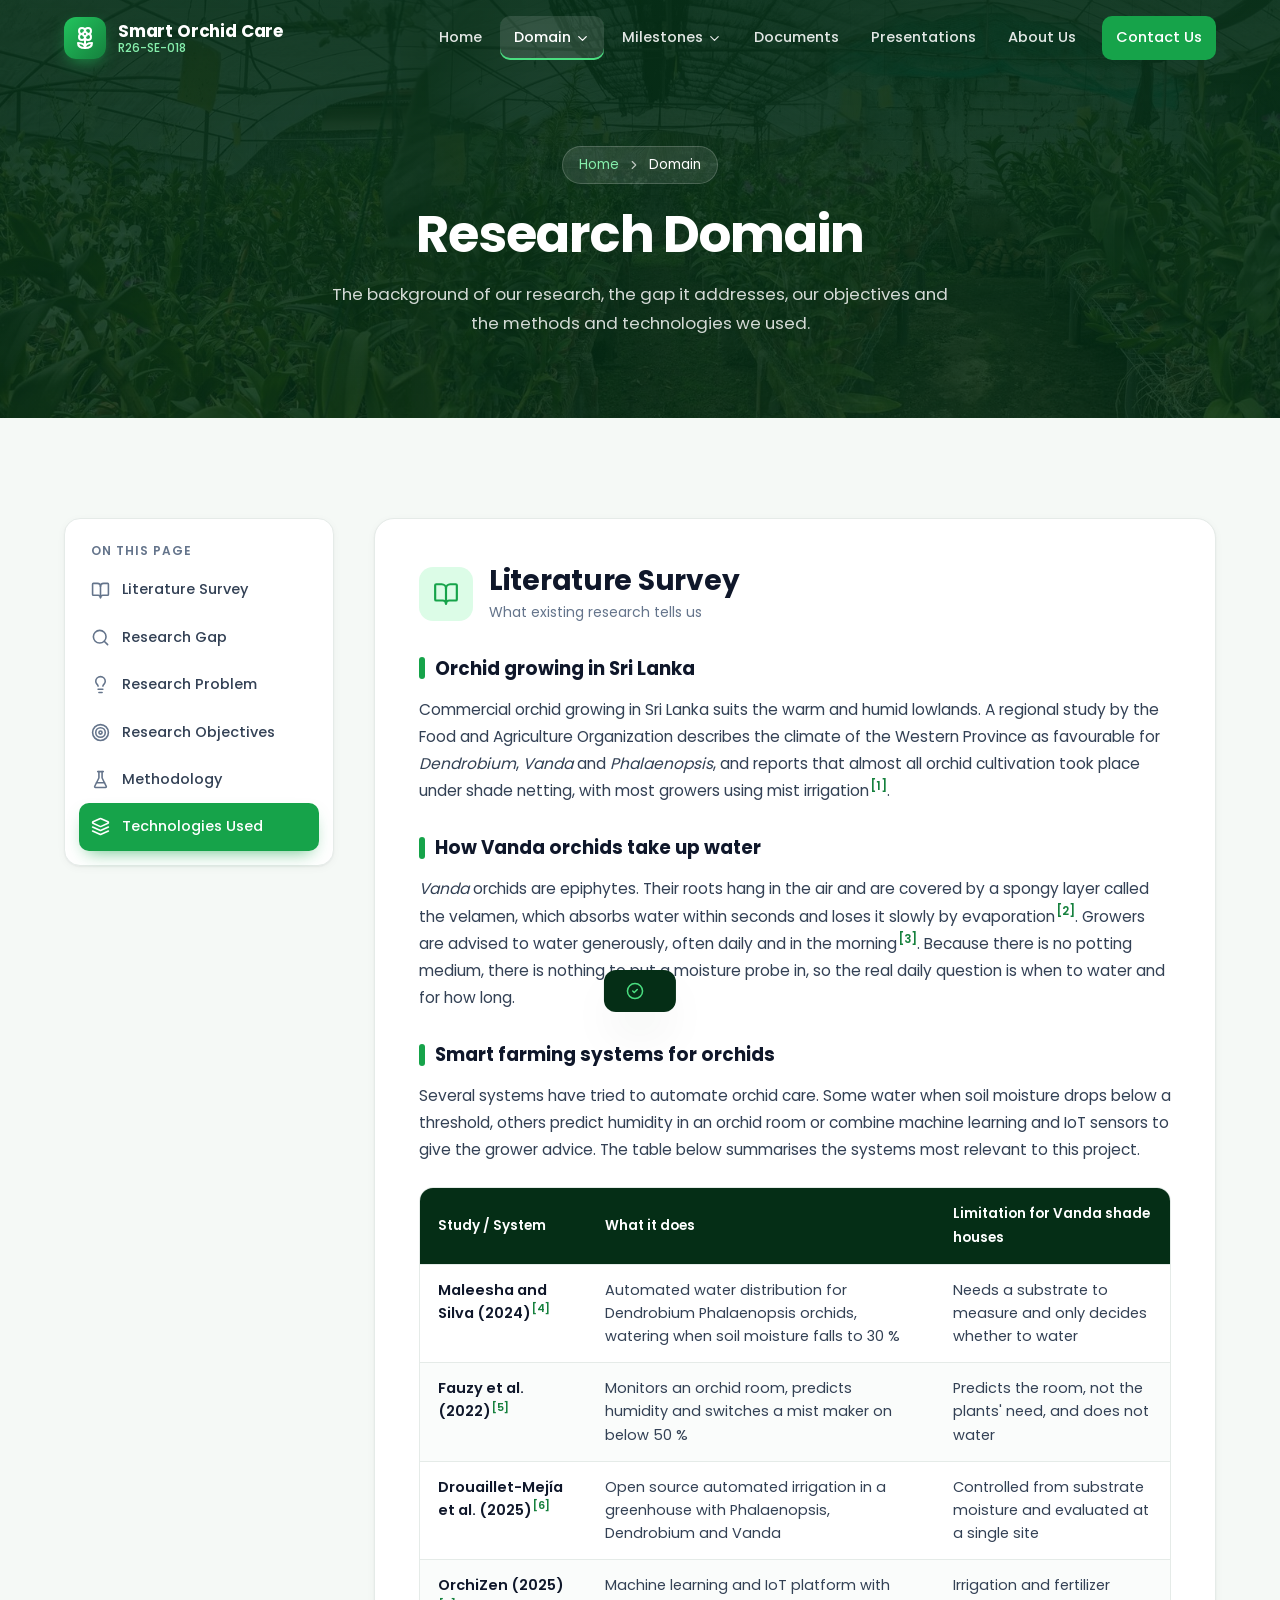
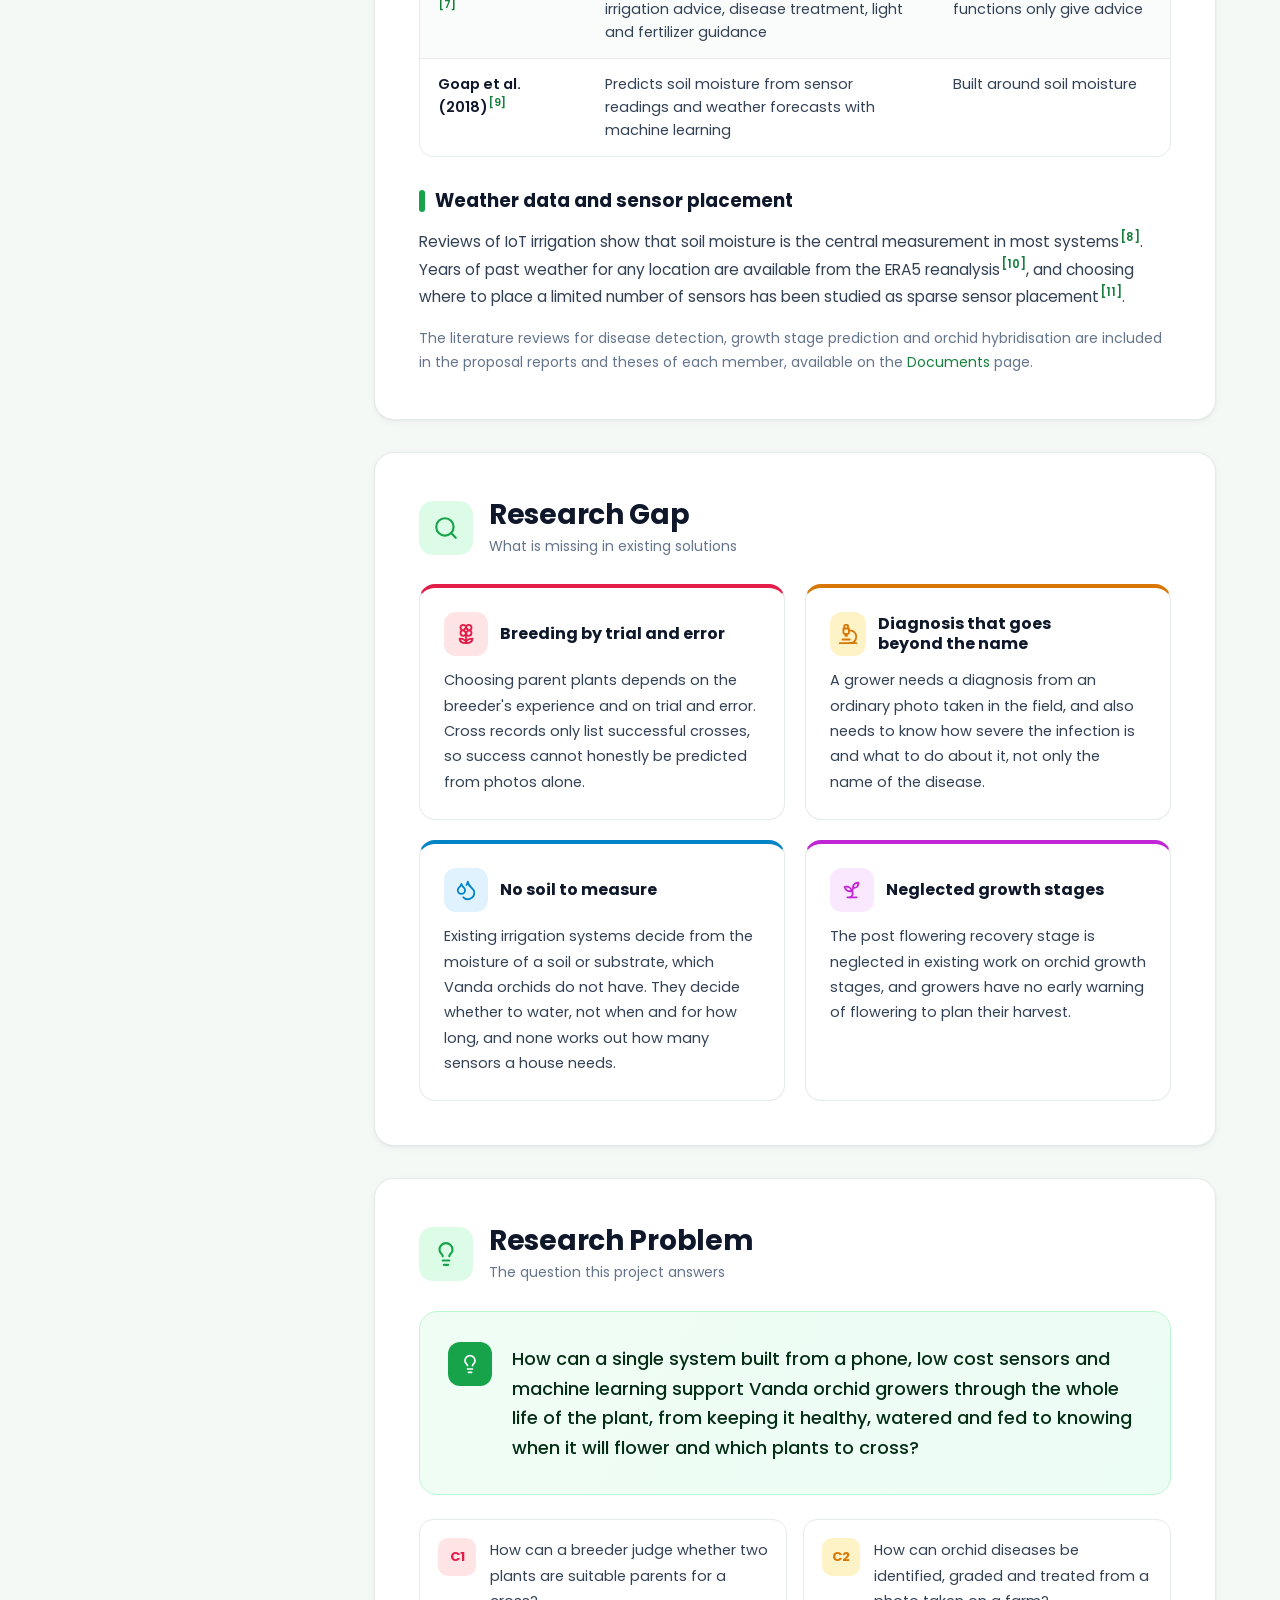
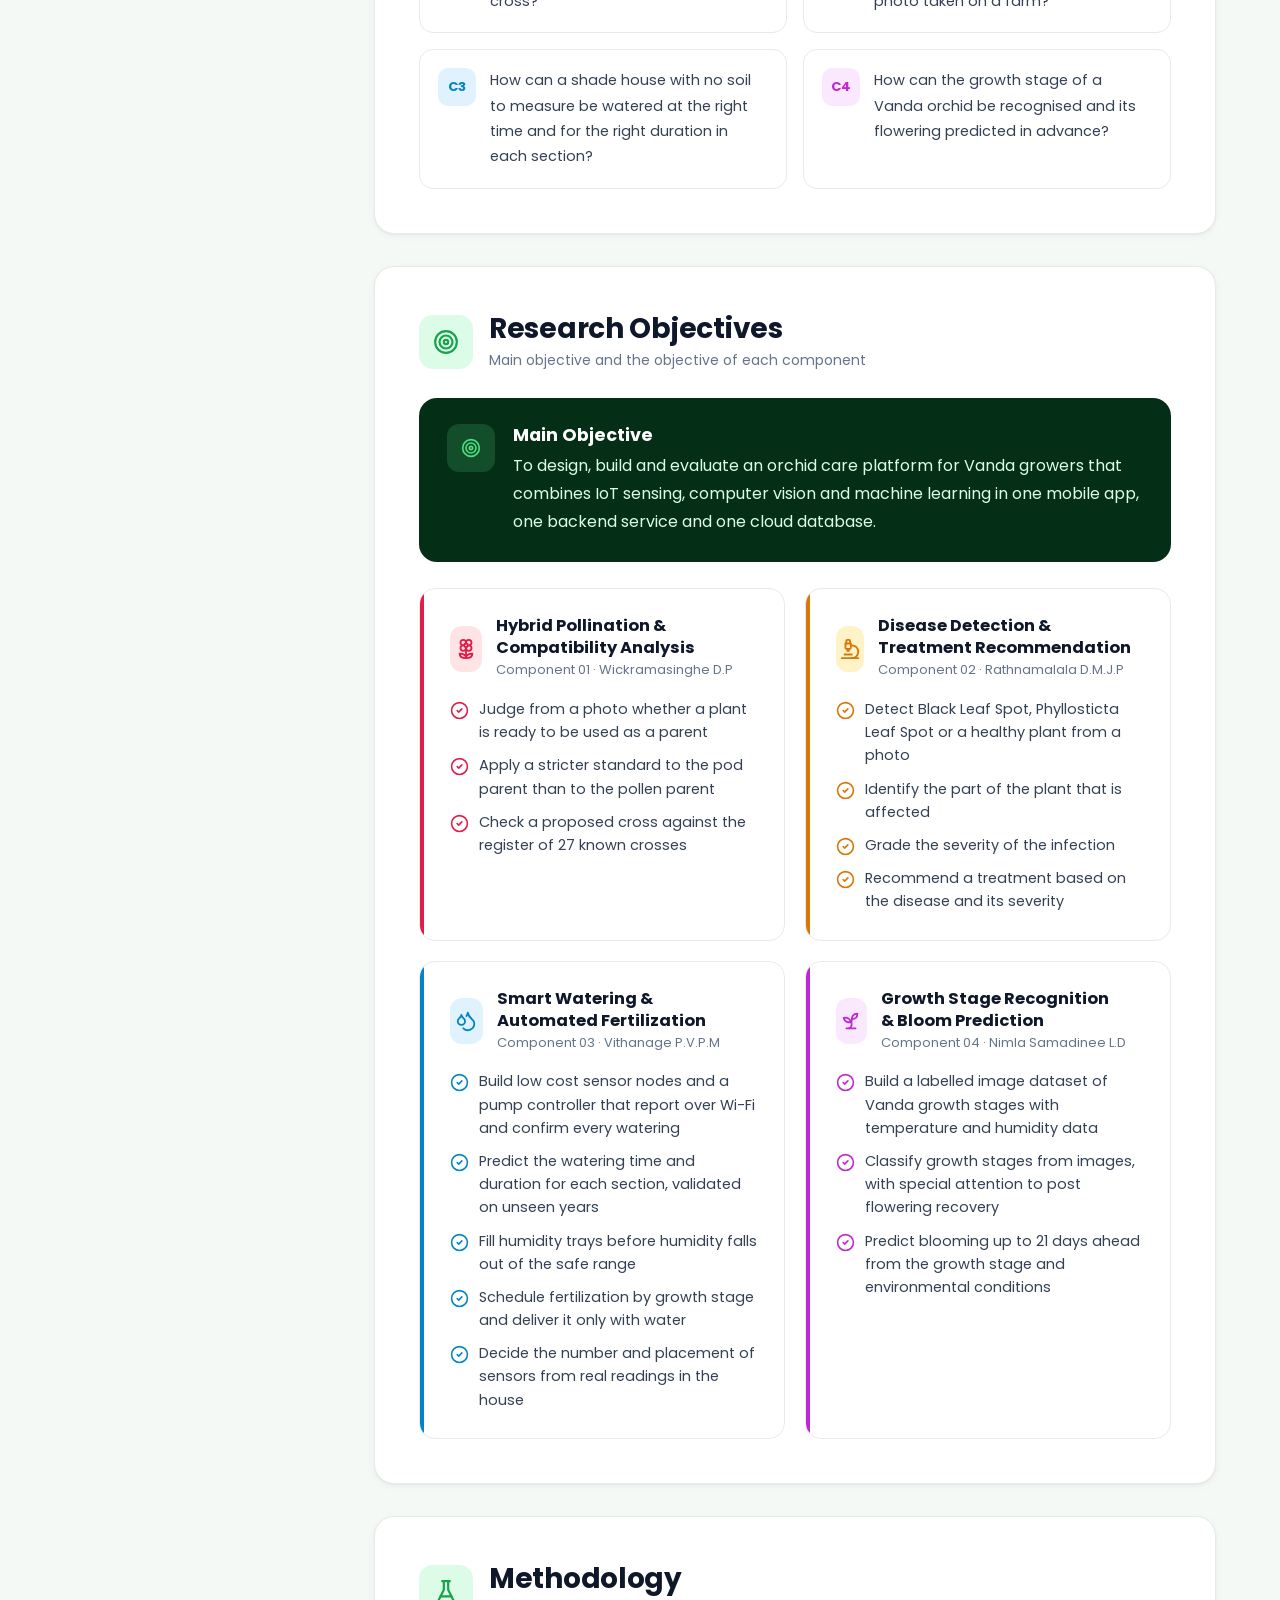
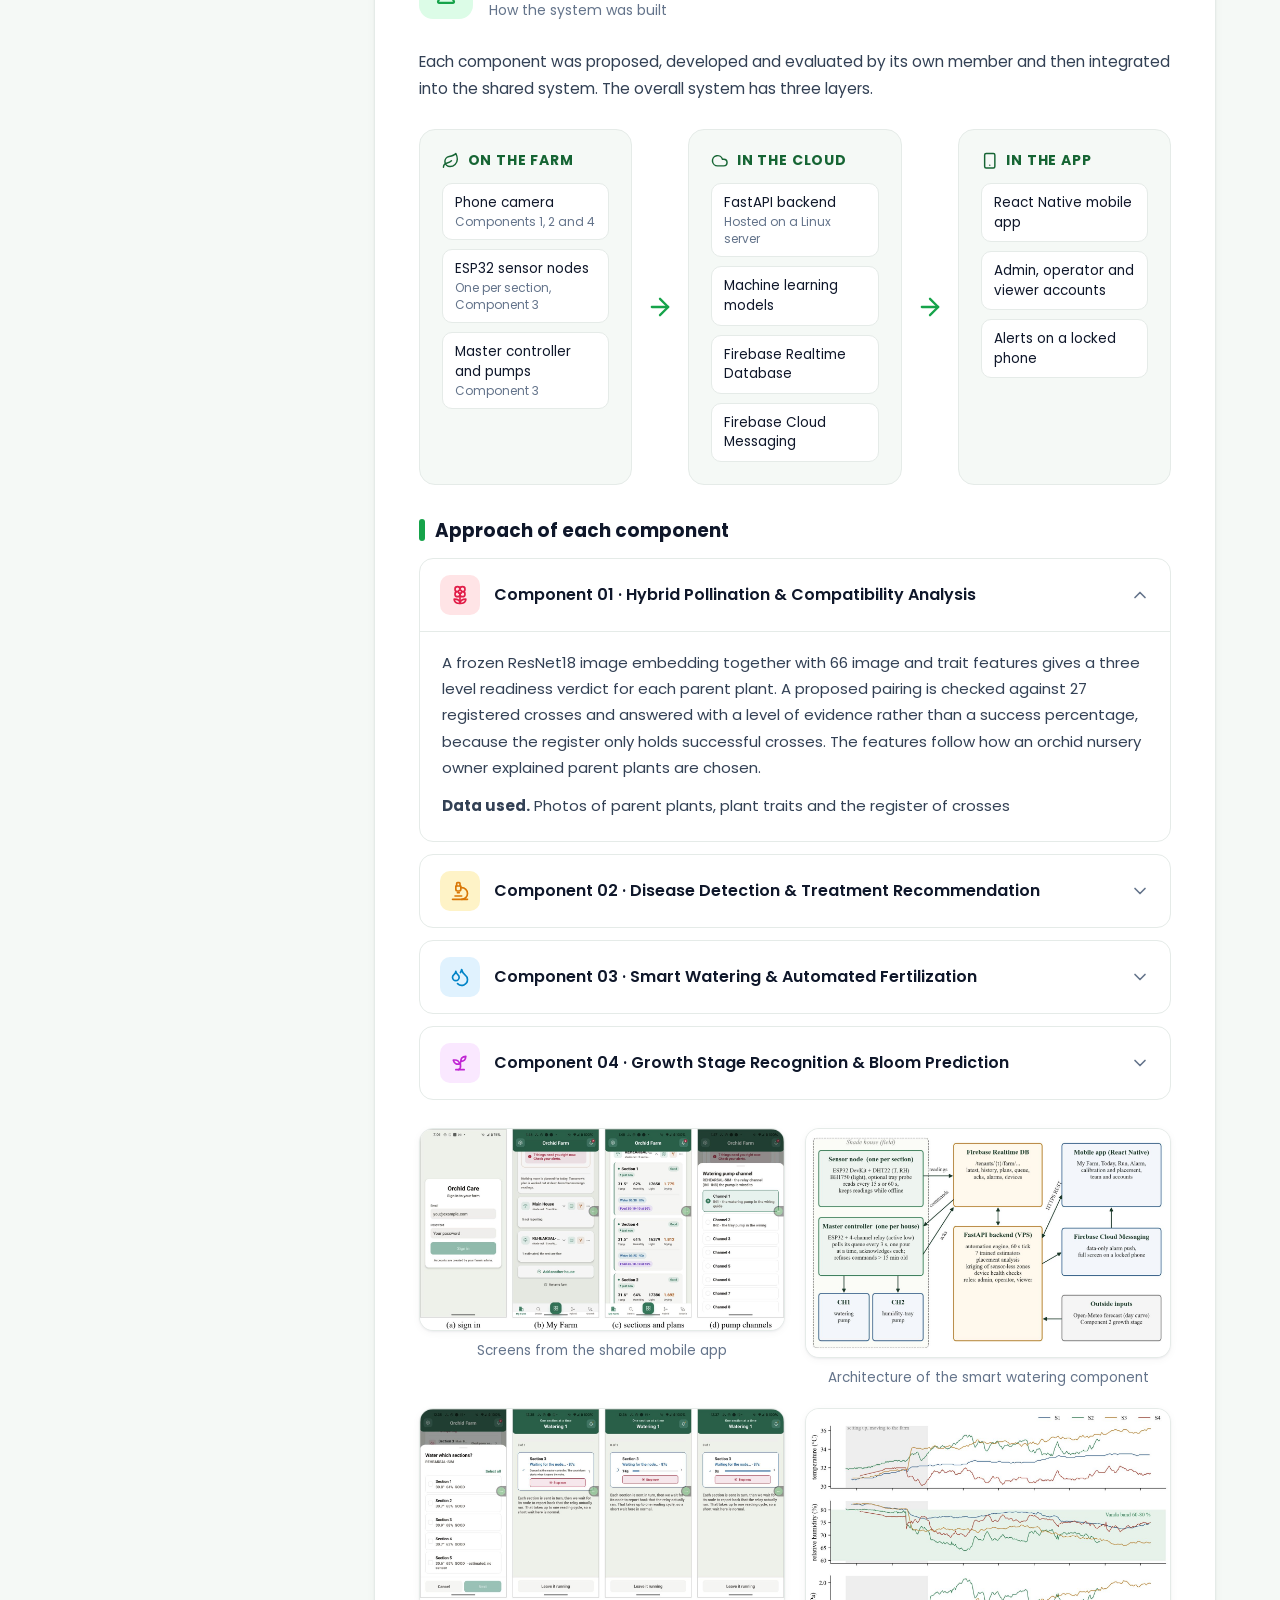
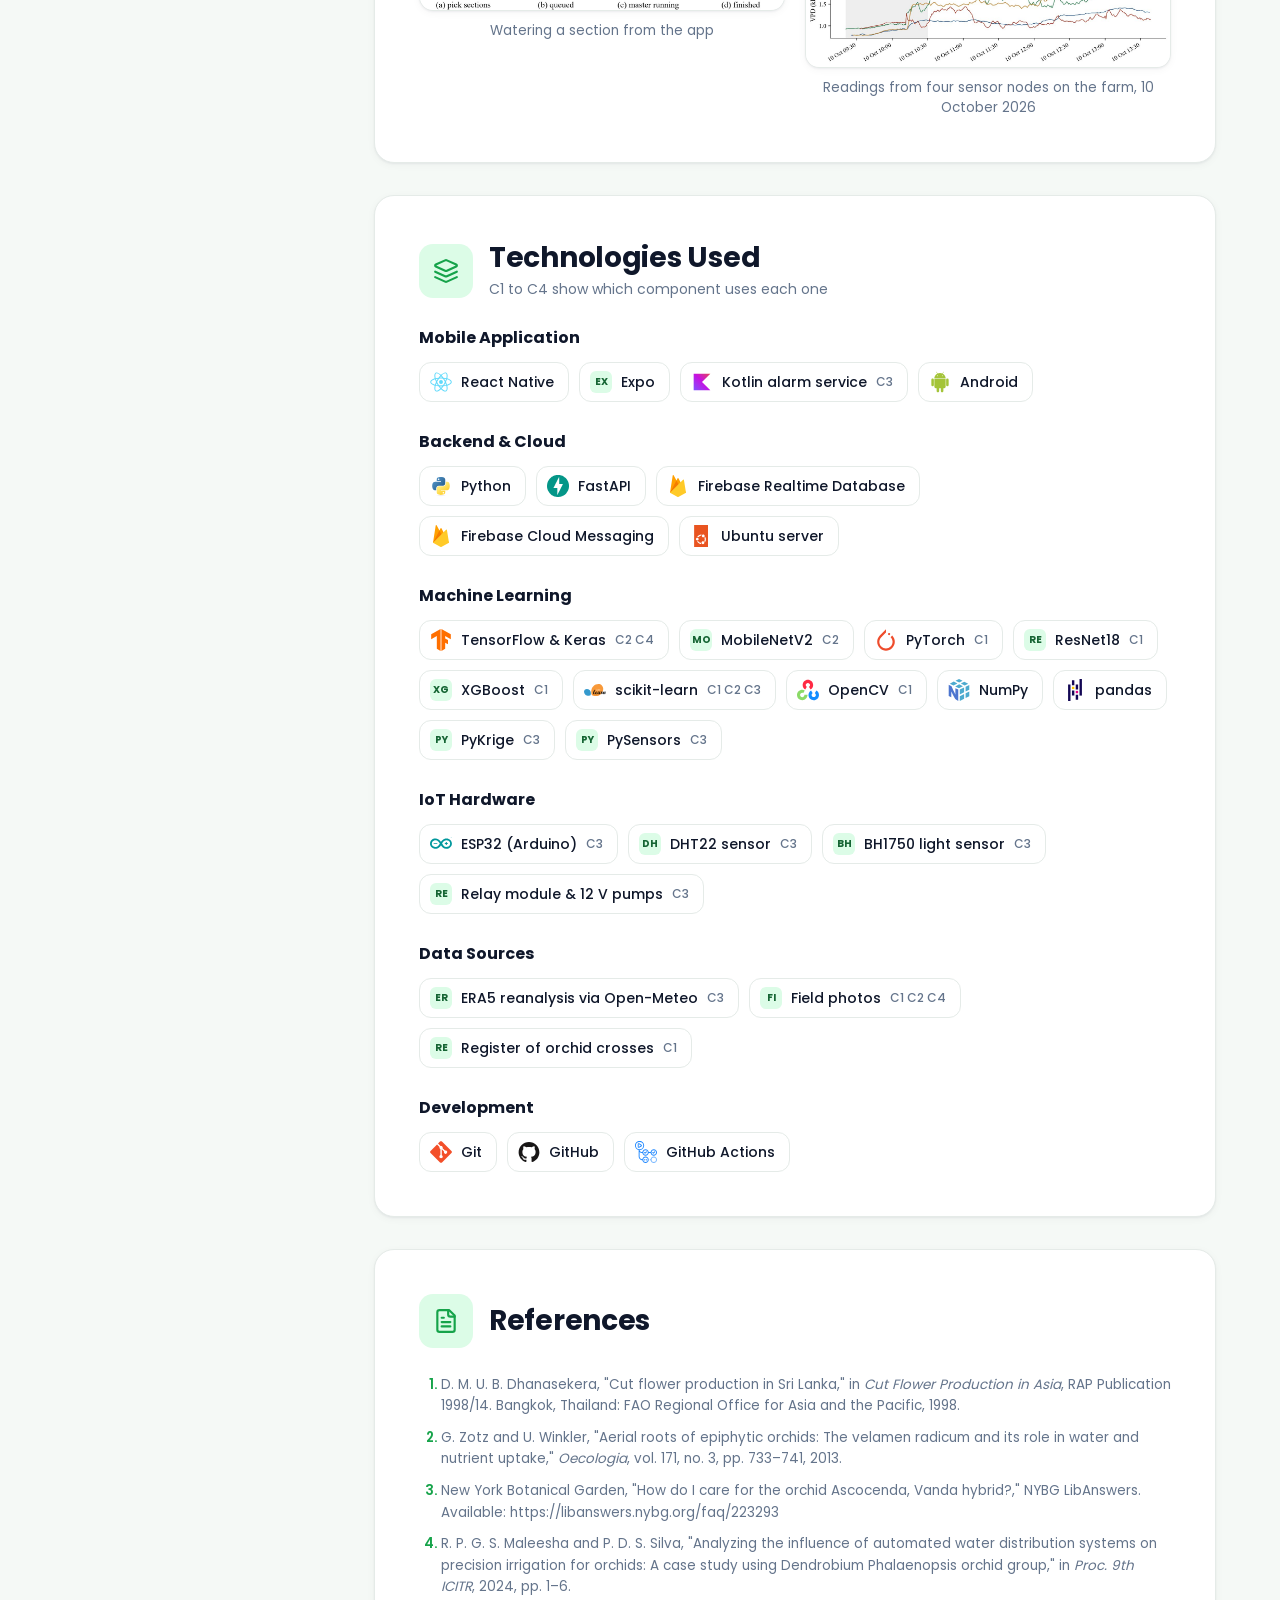
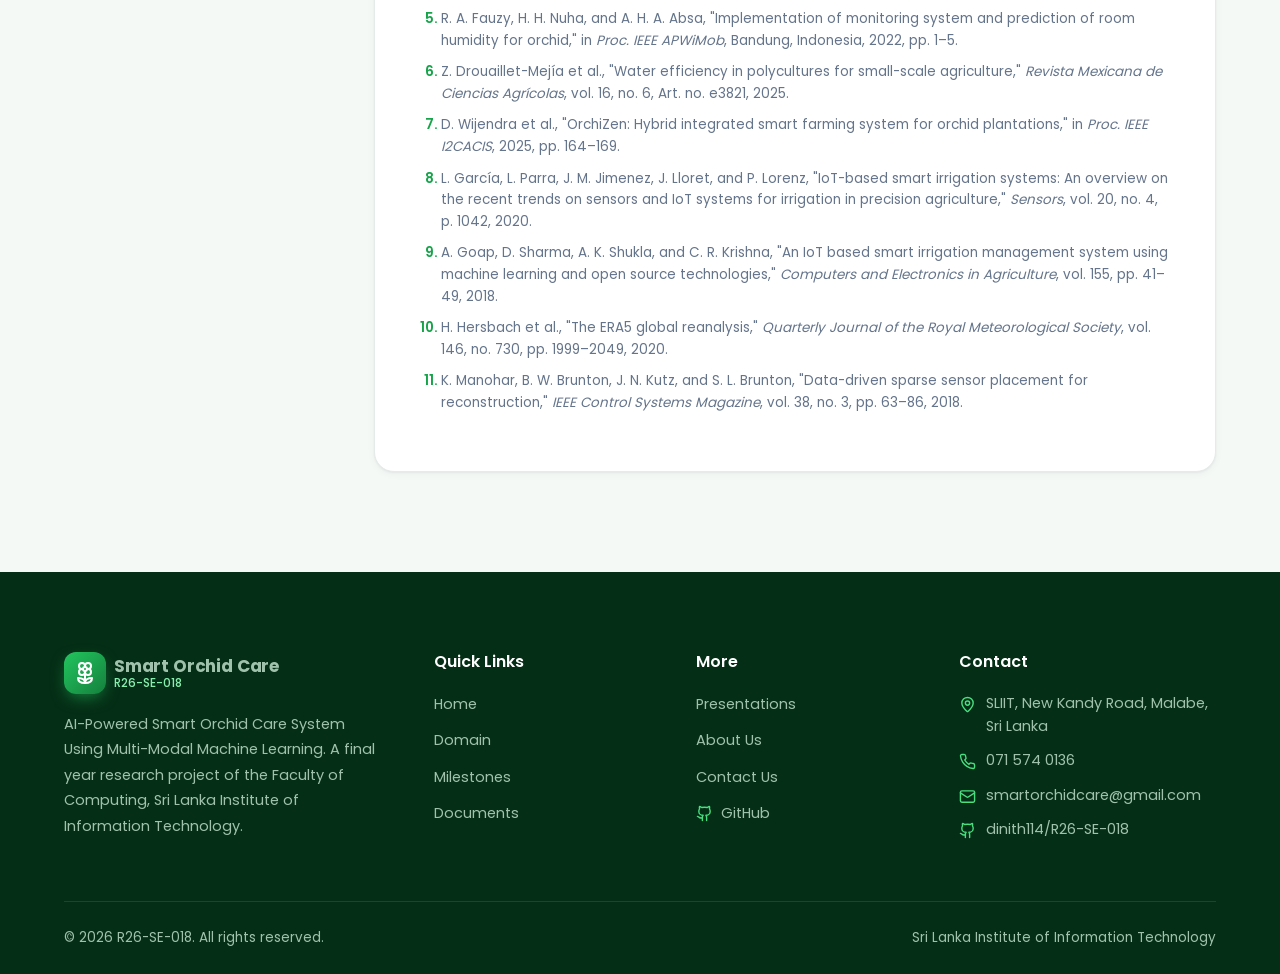
<file: domain.html>
<!doctype html>
<html lang="en" id="top">
<head>
<meta charset="utf-8">
<meta name="viewport" content="width=device-width, initial-scale=1">
<title>Research Domain | R26-SE-018</title>
<meta name="description" content="Literature survey, research gap, research problem, objectives, methodology and technologies of R26-SE-018.">
<meta name="theme-color" content="#052e16">
<link rel="icon" type="image/svg+xml" href="images/favicon.svg">
<link rel="stylesheet" href="fonts/fonts.css?v=319de489">
<link rel="stylesheet" href="css/style.css?v=cb55572f">
<script>document.documentElement.classList.add("js")</script>
</head>
<body>
<a class="skip" href="#main">Skip to content</a>
<header class="navbar">
  <div class="container">
    <a class="logo" href="index.html" aria-label="Smart Orchid Care home">
      <span class="logo-icon"><svg class="ic " viewBox="0 0 24 24" fill="none" stroke="currentColor" stroke-width="2" stroke-linecap="round" stroke-linejoin="round" aria-hidden="true"><path d="M12 5a3 3 0 1 1 3 3m-3-3a3 3 0 1 0-3 3m3-3v1M9 8a3 3 0 1 0 3 3M9 8h1m5 0a3 3 0 1 1-3 3m3-3h-1m-2 3v-1" /> <circle cx="12" cy="8" r="2" /> <path d="M12 10v12" /> <path d="M12 22c4.2 0 7-1.667 7-5-4.2 0-7 1.667-7 5Z" /> <path d="M12 22c-4.2 0-7-1.667-7-5 4.2 0 7 1.667 7 5Z" /></svg></span>
      <span class="logo-text"><b>Smart Orchid Care</b><span>R26-SE-018</span></span>
    </a>
    <button class="menu-btn" type="button" aria-label="Open menu" aria-expanded="false"><svg class="ic ic-menu" viewBox="0 0 24 24" fill="none" stroke="currentColor" stroke-width="2" stroke-linecap="round" stroke-linejoin="round" aria-hidden="true"><line x1="4" x2="20" y1="12" y2="12" /> <line x1="4" x2="20" y1="6" y2="6" /> <line x1="4" x2="20" y1="18" y2="18" /></svg><svg class="ic ic-x" viewBox="0 0 24 24" fill="none" stroke="currentColor" stroke-width="2" stroke-linecap="round" stroke-linejoin="round" aria-hidden="true"><path d="M18 6 6 18" /> <path d="m6 6 12 12" /></svg></button>
    <ul class="nav-links"><li><a href="index.html">Home</a></li><li class="has-dropdown"><a href="domain.html" class="active" aria-current="page">Domain<svg class="ic ic-chev" viewBox="0 0 24 24" fill="none" stroke="currentColor" stroke-width="2" stroke-linecap="round" stroke-linejoin="round" aria-hidden="true"><path d="m6 9 6 6 6-6" /></svg></a><ul class="dropdown"><li><a href="domain.html#literature">Literature Survey</a></li><li><a href="domain.html#gap">Research Gap</a></li><li><a href="domain.html#problem">Research Problem</a></li><li><a href="domain.html#objectives">Research Objectives</a></li><li><a href="domain.html#methodology">Methodology</a></li><li><a href="domain.html#technologies">Technologies Used</a></li></ul></li><li class="has-dropdown"><a href="milestones.html">Milestones<svg class="ic ic-chev" viewBox="0 0 24 24" fill="none" stroke="currentColor" stroke-width="2" stroke-linecap="round" stroke-linejoin="round" aria-hidden="true"><path d="m6 9 6 6 6-6" /></svg></a><ul class="dropdown"><li><a href="milestones.html#proposal">Project Proposal<small>15 to 18 March 2026</small></a></li><li><a href="milestones.html#pp1">Progress Presentation 1<small>11 to 13 May 2026</small></a></li><li><a href="milestones.html#pp2">Progress Presentation 2<small>31 August to 2 September 2026</small></a></li><li><a href="milestones.html#submission">Draft Thesis &amp; Website Submission<small>11 October 2026</small></a></li><li><a href="milestones.html#final">Final Presentation &amp; Viva<small>19 to 21 October 2026</small></a></li><li><a href="milestones.html#paper">Research Paper<small>23 October 2026</small></a></li><li><a href="milestones.html#thesis">Final Thesis Submission<small>28 October 2026</small></a></li></ul></li><li><a href="documents.html">Documents</a></li><li><a href="presentations.html">Presentations</a></li><li><a href="about.html">About Us</a></li><li><a href="contact.html" class="nav-cta">Contact Us</a></li></ul>
  </div>
</header>
<main id="main">
<section class="page-banner">
  <div class="container">
    <div class="breadcrumb"><a href="index.html">Home</a><svg class="ic " viewBox="0 0 24 24" fill="none" stroke="currentColor" stroke-width="2" stroke-linecap="round" stroke-linejoin="round" aria-hidden="true"><path d="m6 9 6 6 6-6" /></svg><span>Domain</span></div>
    <h1>Research Domain</h1>
    <p>The background of our research, the gap it addresses, our objectives and the methods and technologies we used.</p>
  </div>
</section>
<section class="section section-soft">
  <div class="container layout-side">
    <aside class="sidebar"><h4>On this page</h4><ul><li><a href="#literature"><svg class="ic " viewBox="0 0 24 24" fill="none" stroke="currentColor" stroke-width="2" stroke-linecap="round" stroke-linejoin="round" aria-hidden="true"><path d="M12 7v14" /> <path d="M3 18a1 1 0 0 1-1-1V4a1 1 0 0 1 1-1h5a4 4 0 0 1 4 4 4 4 0 0 1 4-4h5a1 1 0 0 1 1 1v13a1 1 0 0 1-1 1h-6a3 3 0 0 0-3 3 3 3 0 0 0-3-3z" /></svg>Literature Survey</a></li><li><a href="#gap"><svg class="ic " viewBox="0 0 24 24" fill="none" stroke="currentColor" stroke-width="2" stroke-linecap="round" stroke-linejoin="round" aria-hidden="true"><circle cx="11" cy="11" r="8" /> <path d="m21 21-4.3-4.3" /></svg>Research Gap</a></li><li><a href="#problem"><svg class="ic " viewBox="0 0 24 24" fill="none" stroke="currentColor" stroke-width="2" stroke-linecap="round" stroke-linejoin="round" aria-hidden="true"><path d="M15 14c.2-1 .7-1.7 1.5-2.5 1-.9 1.5-2.2 1.5-3.5A6 6 0 0 0 6 8c0 1 .2 2.2 1.5 3.5.7.7 1.3 1.5 1.5 2.5" /> <path d="M9 18h6" /> <path d="M10 22h4" /></svg>Research Problem</a></li><li><a href="#objectives"><svg class="ic " viewBox="0 0 24 24" fill="none" stroke="currentColor" stroke-width="2" stroke-linecap="round" stroke-linejoin="round" aria-hidden="true"><circle cx="12" cy="12" r="10" /> <circle cx="12" cy="12" r="6" /> <circle cx="12" cy="12" r="2" /></svg>Research Objectives</a></li><li><a href="#methodology"><svg class="ic " viewBox="0 0 24 24" fill="none" stroke="currentColor" stroke-width="2" stroke-linecap="round" stroke-linejoin="round" aria-hidden="true"><path d="M10 2v7.527a2 2 0 0 1-.211.896L4.72 20.55a1 1 0 0 0 .9 1.45h12.76a1 1 0 0 0 .9-1.45l-5.069-10.127A2 2 0 0 1 14 9.527V2" /> <path d="M8.5 2h7" /> <path d="M7 16h10" /></svg>Methodology</a></li><li><a href="#technologies"><svg class="ic " viewBox="0 0 24 24" fill="none" stroke="currentColor" stroke-width="2" stroke-linecap="round" stroke-linejoin="round" aria-hidden="true"><path d="m12.83 2.18a2 2 0 0 0-1.66 0L2.6 6.08a1 1 0 0 0 0 1.83l8.58 3.91a2 2 0 0 0 1.66 0l8.58-3.9a1 1 0 0 0 0-1.83Z" /> <path d="m22 17.65-9.17 4.16a2 2 0 0 1-1.66 0L2 17.65" /> <path d="m22 12.65-9.17 4.16a2 2 0 0 1-1.66 0L2 12.65" /></svg>Technologies Used</a></li></ul></aside>
    <div>
      <div class="content-block reveal" id="literature">
        <div class="block-head"><span class="icon-box cg"><svg class="ic " viewBox="0 0 24 24" fill="none" stroke="currentColor" stroke-width="2" stroke-linecap="round" stroke-linejoin="round" aria-hidden="true"><path d="M12 7v14" /> <path d="M3 18a1 1 0 0 1-1-1V4a1 1 0 0 1 1-1h5a4 4 0 0 1 4 4 4 4 0 0 1 4-4h5a1 1 0 0 1 1 1v13a1 1 0 0 1-1 1h-6a3 3 0 0 0-3 3 3 3 0 0 0-3-3z" /></svg></span><div><h2>Literature Survey</h2><small>What existing research tells us</small></div></div>
        <div class="prose">
          <h3>Orchid growing in Sri Lanka</h3>
          <p>Commercial orchid growing in Sri Lanka suits the warm and humid lowlands. A regional study by the Food and Agriculture Organization describes the climate of the Western Province as favourable for <em>Dendrobium</em>, <em>Vanda</em> and <em>Phalaenopsis</em>, and reports that almost all orchid cultivation took place under shade netting, with most growers using mist irrigation<a class="cite" href="#ref-dhanasekera">[1]</a>.</p>
          <h3>How Vanda orchids take up water</h3>
          <p><em>Vanda</em> orchids are epiphytes. Their roots hang in the air and are covered by a spongy layer called the velamen, which absorbs water within seconds and loses it slowly by evaporation<a class="cite" href="#ref-zotz">[2]</a>. Growers are advised to water generously, often daily and in the morning<a class="cite" href="#ref-nybg">[3]</a>. Because there is no potting medium, there is nothing to put a moisture probe in, so the real daily question is when to water and for how long.</p>
          <h3>Smart farming systems for orchids</h3>
          <p>Several systems have tried to automate orchid care. Some water when soil moisture drops below a threshold, others predict humidity in an orchid room or combine machine learning and IoT sensors to give the grower advice. The table below summarises the systems most relevant to this project.</p>
          <div class="table-wrap"><table><thead><tr><th>Study / System</th><th>What it does</th><th>Limitation for Vanda shade houses</th></tr></thead><tbody><tr><td><b>Maleesha and Silva (2024)</b><a class="cite" href="#ref-maleesha">[4]</a></td><td>Automated water distribution for Dendrobium Phalaenopsis orchids, watering when soil moisture falls to 30 %</td><td>Needs a substrate to measure and only decides whether to water</td></tr><tr><td><b>Fauzy et al. (2022)</b><a class="cite" href="#ref-fauzy">[5]</a></td><td>Monitors an orchid room, predicts humidity and switches a mist maker on below 50 %</td><td>Predicts the room, not the plants&#x27; need, and does not water</td></tr><tr><td><b>Drouaillet-Mejía et al. (2025)</b><a class="cite" href="#ref-drouaillet">[6]</a></td><td>Open source automated irrigation in a greenhouse with Phalaenopsis, Dendrobium and Vanda</td><td>Controlled from substrate moisture and evaluated at a single site</td></tr><tr><td><b>OrchiZen (2025)</b><a class="cite" href="#ref-wijendra">[7]</a></td><td>Machine learning and IoT platform with irrigation advice, disease treatment, light and fertilizer guidance</td><td>Irrigation and fertilizer functions only give advice</td></tr><tr><td><b>Goap et al. (2018)</b><a class="cite" href="#ref-goap">[9]</a></td><td>Predicts soil moisture from sensor readings and weather forecasts with machine learning</td><td>Built around soil moisture</td></tr></tbody></table></div>
          <h3>Weather data and sensor placement</h3>
          <p>Reviews of IoT irrigation show that soil moisture is the central measurement in most systems<a class="cite" href="#ref-garcia">[8]</a>. Years of past weather for any location are available from the ERA5 reanalysis<a class="cite" href="#ref-hersbach">[10]</a>, and choosing where to place a limited number of sensors has been studied as sparse sensor placement<a class="cite" href="#ref-manohar">[11]</a>.</p>
          <p style="color:var(--muted);font-size:14px">The literature reviews for disease detection, growth stage prediction and orchid hybridisation are included in the proposal reports and theses of each member, available on the <a href="documents.html">Documents</a> page.</p>
        </div>
      </div>

      <div class="content-block reveal" id="gap">
        <div class="block-head"><span class="icon-box cg"><svg class="ic " viewBox="0 0 24 24" fill="none" stroke="currentColor" stroke-width="2" stroke-linecap="round" stroke-linejoin="round" aria-hidden="true"><circle cx="11" cy="11" r="8" /> <path d="m21 21-4.3-4.3" /></svg></span><div><h2>Research Gap</h2><small>What is missing in existing solutions</small></div></div>
        <div class="gap-grid"><div class="gap-card c1"><div class="top"><span class="icon-box"><svg class="ic " viewBox="0 0 24 24" fill="none" stroke="currentColor" stroke-width="2" stroke-linecap="round" stroke-linejoin="round" aria-hidden="true"><path d="M12 5a3 3 0 1 1 3 3m-3-3a3 3 0 1 0-3 3m3-3v1M9 8a3 3 0 1 0 3 3M9 8h1m5 0a3 3 0 1 1-3 3m3-3h-1m-2 3v-1" /> <circle cx="12" cy="8" r="2" /> <path d="M12 10v12" /> <path d="M12 22c4.2 0 7-1.667 7-5-4.2 0-7 1.667-7 5Z" /> <path d="M12 22c-4.2 0-7-1.667-7-5 4.2 0 7 1.667 7 5Z" /></svg></span><h3>Breeding by trial and error</h3></div><p>Choosing parent plants depends on the breeder&#x27;s experience and on trial and error. Cross records only list successful crosses, so success cannot honestly be predicted from photos alone.</p></div><div class="gap-card c2"><div class="top"><span class="icon-box"><svg class="ic " viewBox="0 0 24 24" fill="none" stroke="currentColor" stroke-width="2" stroke-linecap="round" stroke-linejoin="round" aria-hidden="true"><path d="M6 18h8" /> <path d="M3 22h18" /> <path d="M14 22a7 7 0 1 0 0-14h-1" /> <path d="M9 14h2" /> <path d="M9 12a2 2 0 0 1-2-2V6h6v4a2 2 0 0 1-2 2Z" /> <path d="M12 6V3a1 1 0 0 0-1-1H9a1 1 0 0 0-1 1v3" /></svg></span><h3>Diagnosis that goes beyond the name</h3></div><p>A grower needs a diagnosis from an ordinary photo taken in the field, and also needs to know how severe the infection is and what to do about it, not only the name of the disease.</p></div><div class="gap-card c3"><div class="top"><span class="icon-box"><svg class="ic " viewBox="0 0 24 24" fill="none" stroke="currentColor" stroke-width="2" stroke-linecap="round" stroke-linejoin="round" aria-hidden="true"><path d="M7 16.3c2.2 0 4-1.83 4-4.05 0-1.16-.57-2.26-1.71-3.19S7.29 6.75 7 5.3c-.29 1.45-1.14 2.84-2.29 3.76S3 11.1 3 12.25c0 2.22 1.8 4.05 4 4.05z" /> <path d="M12.56 6.6A10.97 10.97 0 0 0 14 3.02c.5 2.5 2 4.9 4 6.5s3 3.5 3 5.5a6.98 6.98 0 0 1-11.91 4.97" /></svg></span><h3>No soil to measure</h3></div><p>Existing irrigation systems decide from the moisture of a soil or substrate, which Vanda orchids do not have. They decide whether to water, not when and for how long, and none works out how many sensors a house needs.</p></div><div class="gap-card c4"><div class="top"><span class="icon-box"><svg class="ic " viewBox="0 0 24 24" fill="none" stroke="currentColor" stroke-width="2" stroke-linecap="round" stroke-linejoin="round" aria-hidden="true"><path d="M7 20h10" /> <path d="M10 20c5.5-2.5.8-6.4 3-10" /> <path d="M9.5 9.4c1.1.8 1.8 2.2 2.3 3.7-2 .4-3.5.4-4.8-.3-1.2-.6-2.3-1.9-3-4.2 2.8-.5 4.4 0 5.5.8z" /> <path d="M14.1 6a7 7 0 0 0-1.1 4c1.9-.1 3.3-.6 4.3-1.4 1-1 1.6-2.3 1.7-4.6-2.7.1-4 1-4.9 2z" /></svg></span><h3>Neglected growth stages</h3></div><p>The post flowering recovery stage is neglected in existing work on orchid growth stages, and growers have no early warning of flowering to plan their harvest.</p></div></div>
      </div>

      <div class="content-block reveal" id="problem">
        <div class="block-head"><span class="icon-box cg"><svg class="ic " viewBox="0 0 24 24" fill="none" stroke="currentColor" stroke-width="2" stroke-linecap="round" stroke-linejoin="round" aria-hidden="true"><path d="M15 14c.2-1 .7-1.7 1.5-2.5 1-.9 1.5-2.2 1.5-3.5A6 6 0 0 0 6 8c0 1 .2 2.2 1.5 3.5.7.7 1.3 1.5 1.5 2.5" /> <path d="M9 18h6" /> <path d="M10 22h4" /></svg></span><div><h2>Research Problem</h2><small>The question this project answers</small></div></div>
        <div class="question"><span class="q-icon"><svg class="ic " viewBox="0 0 24 24" fill="none" stroke="currentColor" stroke-width="2" stroke-linecap="round" stroke-linejoin="round" aria-hidden="true"><path d="M15 14c.2-1 .7-1.7 1.5-2.5 1-.9 1.5-2.2 1.5-3.5A6 6 0 0 0 6 8c0 1 .2 2.2 1.5 3.5.7.7 1.3 1.5 1.5 2.5" /> <path d="M9 18h6" /> <path d="M10 22h4" /></svg></span><p>How can a single system built from a phone, low cost sensors and machine learning support Vanda orchid growers through the whole life of the plant, from keeping it healthy, watered and fed to knowing when it will flower and which plants to cross?</p></div>
        <div class="sub-questions"><div class="sub-q c1"><span class="tagc">C1</span><p>How can a breeder judge whether two plants are suitable parents for a cross?</p></div><div class="sub-q c2"><span class="tagc">C2</span><p>How can orchid diseases be identified, graded and treated from a photo taken on a farm?</p></div><div class="sub-q c3"><span class="tagc">C3</span><p>How can a shade house with no soil to measure be watered at the right time and for the right duration in each section?</p></div><div class="sub-q c4"><span class="tagc">C4</span><p>How can the growth stage of a Vanda orchid be recognised and its flowering predicted in advance?</p></div></div>
      </div>

      <div class="content-block reveal" id="objectives">
        <div class="block-head"><span class="icon-box cg"><svg class="ic " viewBox="0 0 24 24" fill="none" stroke="currentColor" stroke-width="2" stroke-linecap="round" stroke-linejoin="round" aria-hidden="true"><circle cx="12" cy="12" r="10" /> <circle cx="12" cy="12" r="6" /> <circle cx="12" cy="12" r="2" /></svg></span><div><h2>Research Objectives</h2><small>Main objective and the objective of each component</small></div></div>
        <div class="main-obj"><span class="ic-box"><svg class="ic " viewBox="0 0 24 24" fill="none" stroke="currentColor" stroke-width="2" stroke-linecap="round" stroke-linejoin="round" aria-hidden="true"><circle cx="12" cy="12" r="10" /> <circle cx="12" cy="12" r="6" /> <circle cx="12" cy="12" r="2" /></svg></span><div><h3>Main Objective</h3><p>To design, build and evaluate an orchid care platform for Vanda growers that combines IoT sensing, computer vision and machine learning in one mobile app, one backend service and one cloud database.</p></div></div>
        <div class="grid grid-2" style="gap:20px"><div class="obj-card c1" id="c1">
  <div class="head"><span class="icon-box"><svg class="ic " viewBox="0 0 24 24" fill="none" stroke="currentColor" stroke-width="2" stroke-linecap="round" stroke-linejoin="round" aria-hidden="true"><path d="M12 5a3 3 0 1 1 3 3m-3-3a3 3 0 1 0-3 3m3-3v1M9 8a3 3 0 1 0 3 3M9 8h1m5 0a3 3 0 1 1-3 3m3-3h-1m-2 3v-1" /> <circle cx="12" cy="8" r="2" /> <path d="M12 10v12" /> <path d="M12 22c4.2 0 7-1.667 7-5-4.2 0-7 1.667-7 5Z" /> <path d="M12 22c-4.2 0-7-1.667-7-5 4.2 0 7 1.667 7 5Z" /></svg></span><div><h3>Hybrid Pollination &amp; Compatibility Analysis</h3><div class="who">Component 01 · Wickramasinghe D.P</div></div></div>
  <ul class="tick-list"><li><svg class="ic " viewBox="0 0 24 24" fill="none" stroke="currentColor" stroke-width="2" stroke-linecap="round" stroke-linejoin="round" aria-hidden="true"><circle cx="12" cy="12" r="10" /> <path d="m9 12 2 2 4-4" /></svg>Judge from a photo whether a plant is ready to be used as a parent</li><li><svg class="ic " viewBox="0 0 24 24" fill="none" stroke="currentColor" stroke-width="2" stroke-linecap="round" stroke-linejoin="round" aria-hidden="true"><circle cx="12" cy="12" r="10" /> <path d="m9 12 2 2 4-4" /></svg>Apply a stricter standard to the pod parent than to the pollen parent</li><li><svg class="ic " viewBox="0 0 24 24" fill="none" stroke="currentColor" stroke-width="2" stroke-linecap="round" stroke-linejoin="round" aria-hidden="true"><circle cx="12" cy="12" r="10" /> <path d="m9 12 2 2 4-4" /></svg>Check a proposed cross against the register of 27 known crosses</li></ul>
</div><div class="obj-card c2" id="c2">
  <div class="head"><span class="icon-box"><svg class="ic " viewBox="0 0 24 24" fill="none" stroke="currentColor" stroke-width="2" stroke-linecap="round" stroke-linejoin="round" aria-hidden="true"><path d="M6 18h8" /> <path d="M3 22h18" /> <path d="M14 22a7 7 0 1 0 0-14h-1" /> <path d="M9 14h2" /> <path d="M9 12a2 2 0 0 1-2-2V6h6v4a2 2 0 0 1-2 2Z" /> <path d="M12 6V3a1 1 0 0 0-1-1H9a1 1 0 0 0-1 1v3" /></svg></span><div><h3>Disease Detection &amp; Treatment Recommendation</h3><div class="who">Component 02 · Rathnamalala D.M.J.P</div></div></div>
  <ul class="tick-list"><li><svg class="ic " viewBox="0 0 24 24" fill="none" stroke="currentColor" stroke-width="2" stroke-linecap="round" stroke-linejoin="round" aria-hidden="true"><circle cx="12" cy="12" r="10" /> <path d="m9 12 2 2 4-4" /></svg>Detect Black Leaf Spot, Phyllosticta Leaf Spot or a healthy plant from a photo</li><li><svg class="ic " viewBox="0 0 24 24" fill="none" stroke="currentColor" stroke-width="2" stroke-linecap="round" stroke-linejoin="round" aria-hidden="true"><circle cx="12" cy="12" r="10" /> <path d="m9 12 2 2 4-4" /></svg>Identify the part of the plant that is affected</li><li><svg class="ic " viewBox="0 0 24 24" fill="none" stroke="currentColor" stroke-width="2" stroke-linecap="round" stroke-linejoin="round" aria-hidden="true"><circle cx="12" cy="12" r="10" /> <path d="m9 12 2 2 4-4" /></svg>Grade the severity of the infection</li><li><svg class="ic " viewBox="0 0 24 24" fill="none" stroke="currentColor" stroke-width="2" stroke-linecap="round" stroke-linejoin="round" aria-hidden="true"><circle cx="12" cy="12" r="10" /> <path d="m9 12 2 2 4-4" /></svg>Recommend a treatment based on the disease and its severity</li></ul>
</div><div class="obj-card c3" id="c3">
  <div class="head"><span class="icon-box"><svg class="ic " viewBox="0 0 24 24" fill="none" stroke="currentColor" stroke-width="2" stroke-linecap="round" stroke-linejoin="round" aria-hidden="true"><path d="M7 16.3c2.2 0 4-1.83 4-4.05 0-1.16-.57-2.26-1.71-3.19S7.29 6.75 7 5.3c-.29 1.45-1.14 2.84-2.29 3.76S3 11.1 3 12.25c0 2.22 1.8 4.05 4 4.05z" /> <path d="M12.56 6.6A10.97 10.97 0 0 0 14 3.02c.5 2.5 2 4.9 4 6.5s3 3.5 3 5.5a6.98 6.98 0 0 1-11.91 4.97" /></svg></span><div><h3>Smart Watering &amp; Automated Fertilization</h3><div class="who">Component 03 · Vithanage P.V.P.M</div></div></div>
  <ul class="tick-list"><li><svg class="ic " viewBox="0 0 24 24" fill="none" stroke="currentColor" stroke-width="2" stroke-linecap="round" stroke-linejoin="round" aria-hidden="true"><circle cx="12" cy="12" r="10" /> <path d="m9 12 2 2 4-4" /></svg>Build low cost sensor nodes and a pump controller that report over Wi-Fi and confirm every watering</li><li><svg class="ic " viewBox="0 0 24 24" fill="none" stroke="currentColor" stroke-width="2" stroke-linecap="round" stroke-linejoin="round" aria-hidden="true"><circle cx="12" cy="12" r="10" /> <path d="m9 12 2 2 4-4" /></svg>Predict the watering time and duration for each section, validated on unseen years</li><li><svg class="ic " viewBox="0 0 24 24" fill="none" stroke="currentColor" stroke-width="2" stroke-linecap="round" stroke-linejoin="round" aria-hidden="true"><circle cx="12" cy="12" r="10" /> <path d="m9 12 2 2 4-4" /></svg>Fill humidity trays before humidity falls out of the safe range</li><li><svg class="ic " viewBox="0 0 24 24" fill="none" stroke="currentColor" stroke-width="2" stroke-linecap="round" stroke-linejoin="round" aria-hidden="true"><circle cx="12" cy="12" r="10" /> <path d="m9 12 2 2 4-4" /></svg>Schedule fertilization by growth stage and deliver it only with water</li><li><svg class="ic " viewBox="0 0 24 24" fill="none" stroke="currentColor" stroke-width="2" stroke-linecap="round" stroke-linejoin="round" aria-hidden="true"><circle cx="12" cy="12" r="10" /> <path d="m9 12 2 2 4-4" /></svg>Decide the number and placement of sensors from real readings in the house</li></ul>
</div><div class="obj-card c4" id="c4">
  <div class="head"><span class="icon-box"><svg class="ic " viewBox="0 0 24 24" fill="none" stroke="currentColor" stroke-width="2" stroke-linecap="round" stroke-linejoin="round" aria-hidden="true"><path d="M7 20h10" /> <path d="M10 20c5.5-2.5.8-6.4 3-10" /> <path d="M9.5 9.4c1.1.8 1.8 2.2 2.3 3.7-2 .4-3.5.4-4.8-.3-1.2-.6-2.3-1.9-3-4.2 2.8-.5 4.4 0 5.5.8z" /> <path d="M14.1 6a7 7 0 0 0-1.1 4c1.9-.1 3.3-.6 4.3-1.4 1-1 1.6-2.3 1.7-4.6-2.7.1-4 1-4.9 2z" /></svg></span><div><h3>Growth Stage Recognition &amp; Bloom Prediction</h3><div class="who">Component 04 · Nimla Samadinee L.D</div></div></div>
  <ul class="tick-list"><li><svg class="ic " viewBox="0 0 24 24" fill="none" stroke="currentColor" stroke-width="2" stroke-linecap="round" stroke-linejoin="round" aria-hidden="true"><circle cx="12" cy="12" r="10" /> <path d="m9 12 2 2 4-4" /></svg>Build a labelled image dataset of Vanda growth stages with temperature and humidity data</li><li><svg class="ic " viewBox="0 0 24 24" fill="none" stroke="currentColor" stroke-width="2" stroke-linecap="round" stroke-linejoin="round" aria-hidden="true"><circle cx="12" cy="12" r="10" /> <path d="m9 12 2 2 4-4" /></svg>Classify growth stages from images, with special attention to post flowering recovery</li><li><svg class="ic " viewBox="0 0 24 24" fill="none" stroke="currentColor" stroke-width="2" stroke-linecap="round" stroke-linejoin="round" aria-hidden="true"><circle cx="12" cy="12" r="10" /> <path d="m9 12 2 2 4-4" /></svg>Predict blooming up to 21 days ahead from the growth stage and environmental conditions</li></ul>
</div></div>
      </div>

      <div class="content-block reveal" id="methodology">
        <div class="block-head"><span class="icon-box cg"><svg class="ic " viewBox="0 0 24 24" fill="none" stroke="currentColor" stroke-width="2" stroke-linecap="round" stroke-linejoin="round" aria-hidden="true"><path d="M10 2v7.527a2 2 0 0 1-.211.896L4.72 20.55a1 1 0 0 0 .9 1.45h12.76a1 1 0 0 0 .9-1.45l-5.069-10.127A2 2 0 0 1 14 9.527V2" /> <path d="M8.5 2h7" /> <path d="M7 16h10" /></svg></span><div><h2>Methodology</h2><small>How the system was built</small></div></div>
        <div class="prose"><p>Each component was proposed, developed and evaluated by its own member and then integrated into the shared system. The overall system has three layers.</p></div>
        <div class="arch">
          <div class="arch-col"><h4><svg class="ic " viewBox="0 0 24 24" fill="none" stroke="currentColor" stroke-width="2" stroke-linecap="round" stroke-linejoin="round" aria-hidden="true"><path d="M11 20A7 7 0 0 1 9.8 6.1C15.5 5 17 4.48 19 2c1 2 2 4.18 2 8 0 5.5-4.78 10-10 10Z" /> <path d="M2 21c0-3 1.85-5.36 5.08-6C9.5 14.52 12 13 13 12" /></svg>On the Farm</h4><ul><li>Phone camera<small>Components 1, 2 and 4</small></li><li>ESP32 sensor nodes<small>One per section, Component 3</small></li><li>Master controller and pumps<small>Component 3</small></li></ul></div>
          <div class="arch-arrow"><svg class="ic " viewBox="0 0 24 24" fill="none" stroke="currentColor" stroke-width="2" stroke-linecap="round" stroke-linejoin="round" aria-hidden="true"><path d="M5 12h14" /> <path d="m12 5 7 7-7 7" /></svg></div>
          <div class="arch-col"><h4><svg class="ic " viewBox="0 0 24 24" fill="none" stroke="currentColor" stroke-width="2" stroke-linecap="round" stroke-linejoin="round" aria-hidden="true"><path d="M17.5 19H9a7 7 0 1 1 6.71-9h1.79a4.5 4.5 0 1 1 0 9Z" /></svg>In the Cloud</h4><ul><li>FastAPI backend<small>Hosted on a Linux server</small></li><li>Machine learning models</li><li>Firebase Realtime Database</li><li>Firebase Cloud Messaging</li></ul></div>
          <div class="arch-arrow"><svg class="ic " viewBox="0 0 24 24" fill="none" stroke="currentColor" stroke-width="2" stroke-linecap="round" stroke-linejoin="round" aria-hidden="true"><path d="M5 12h14" /> <path d="m12 5 7 7-7 7" /></svg></div>
          <div class="arch-col"><h4><svg class="ic " viewBox="0 0 24 24" fill="none" stroke="currentColor" stroke-width="2" stroke-linecap="round" stroke-linejoin="round" aria-hidden="true"><rect width="14" height="20" x="5" y="2" rx="2" ry="2" /> <path d="M12 18h.01" /></svg>In the App</h4><ul><li>React Native mobile app</li><li>Admin, operator and viewer accounts</li><li>Alerts on a locked phone</li></ul></div>
        </div>
        <div class="prose" style="margin-top:34px"><h3>Approach of each component</h3></div>
        <div style="margin-top:16px"><details class="acc c1" open>
  <summary><span class="icon-box"><svg class="ic " viewBox="0 0 24 24" fill="none" stroke="currentColor" stroke-width="2" stroke-linecap="round" stroke-linejoin="round" aria-hidden="true"><path d="M12 5a3 3 0 1 1 3 3m-3-3a3 3 0 1 0-3 3m3-3v1M9 8a3 3 0 1 0 3 3M9 8h1m5 0a3 3 0 1 1-3 3m3-3h-1m-2 3v-1" /> <circle cx="12" cy="8" r="2" /> <path d="M12 10v12" /> <path d="M12 22c4.2 0 7-1.667 7-5-4.2 0-7 1.667-7 5Z" /> <path d="M12 22c-4.2 0-7-1.667-7-5 4.2 0 7 1.667 7 5Z" /></svg></span>Component 01 · Hybrid Pollination &amp; Compatibility Analysis<svg class="ic ic-chev" viewBox="0 0 24 24" fill="none" stroke="currentColor" stroke-width="2" stroke-linecap="round" stroke-linejoin="round" aria-hidden="true"><path d="m6 9 6 6 6-6" /></svg></summary>
  <div class="acc-body"><p>A frozen ResNet18 image embedding together with 66 image and trait features gives a three level readiness verdict for each parent plant. A proposed pairing is checked against 27 registered crosses and answered with a level of evidence rather than a success percentage, because the register only holds successful crosses. The features follow how an orchid nursery owner explained parent plants are chosen.</p><p style="margin-top:12px"><b>Data used.</b> Photos of parent plants, plant traits and the register of crosses</p></div>
</details><details class="acc c2">
  <summary><span class="icon-box"><svg class="ic " viewBox="0 0 24 24" fill="none" stroke="currentColor" stroke-width="2" stroke-linecap="round" stroke-linejoin="round" aria-hidden="true"><path d="M6 18h8" /> <path d="M3 22h18" /> <path d="M14 22a7 7 0 1 0 0-14h-1" /> <path d="M9 14h2" /> <path d="M9 12a2 2 0 0 1-2-2V6h6v4a2 2 0 0 1-2 2Z" /> <path d="M12 6V3a1 1 0 0 0-1-1H9a1 1 0 0 0-1 1v3" /></svg></span>Component 02 · Disease Detection &amp; Treatment Recommendation<svg class="ic ic-chev" viewBox="0 0 24 24" fill="none" stroke="currentColor" stroke-width="2" stroke-linecap="round" stroke-linejoin="round" aria-hidden="true"><path d="m6 9 6 6 6-6" /></svg></summary>
  <div class="acc-body"><p>Trained on real field photos collected mainly in the Nuwara Eliya region. The scope was narrowed to the diseases with enough real images, Black Leaf Spot and Phyllosticta Leaf Spot, together with healthy plants. A MobileNetV2 network was selected after comparing architectures on validation data, and a second model grades the severity. A knowledge base maps each disease and severity to a treatment, and an admin role allows staff at an orchid research institute to add new labelled photos.</p><p style="margin-top:12px"><b>Data used.</b> Field photos of orchid leaves, labelled by disease and severity</p></div>
</details><details class="acc c3">
  <summary><span class="icon-box"><svg class="ic " viewBox="0 0 24 24" fill="none" stroke="currentColor" stroke-width="2" stroke-linecap="round" stroke-linejoin="round" aria-hidden="true"><path d="M7 16.3c2.2 0 4-1.83 4-4.05 0-1.16-.57-2.26-1.71-3.19S7.29 6.75 7 5.3c-.29 1.45-1.14 2.84-2.29 3.76S3 11.1 3 12.25c0 2.22 1.8 4.05 4 4.05z" /> <path d="M12.56 6.6A10.97 10.97 0 0 0 14 3.02c.5 2.5 2 4.9 4 6.5s3 3.5 3 5.5a6.98 6.98 0 0 1-11.91 4.97" /></svg></span>Component 03 · Smart Watering &amp; Automated Fertilization<svg class="ic ic-chev" viewBox="0 0 24 24" fill="none" stroke="currentColor" stroke-width="2" stroke-linecap="round" stroke-linejoin="round" aria-hidden="true"><path d="m6 9 6 6 6-6" /></svg></summary>
  <div class="acc-body"><p>Random forest models trained on 58,436 section-days derived from eight years of ERA5 weather reanalysis for five Sri Lankan sites predict when and for how long each section is watered. A classifier fills the humidity tray before humidity drops out of range. ESP32 nodes measure each section, a master controller runs the pumps and confirms every watering, and the number and placement of sensors come from a calibration period, with kriging for sections without a sensor.</p><p style="margin-top:12px"><b>Data used.</b> ERA5 reanalysis, readings from four sensor nodes on the farm and 19 end-to-end test scenarios</p></div>
</details><details class="acc c4">
  <summary><span class="icon-box"><svg class="ic " viewBox="0 0 24 24" fill="none" stroke="currentColor" stroke-width="2" stroke-linecap="round" stroke-linejoin="round" aria-hidden="true"><path d="M7 20h10" /> <path d="M10 20c5.5-2.5.8-6.4 3-10" /> <path d="M9.5 9.4c1.1.8 1.8 2.2 2.3 3.7-2 .4-3.5.4-4.8-.3-1.2-.6-2.3-1.9-3-4.2 2.8-.5 4.4 0 5.5.8z" /> <path d="M14.1 6a7 7 0 0 0-1.1 4c1.9-.1 3.3-.6 4.3-1.4 1-1 1.6-2.3 1.7-4.6-2.7.1-4 1-4.9 2z" /></svg></span>Component 04 · Growth Stage Recognition &amp; Bloom Prediction<svg class="ic ic-chev" viewBox="0 0 24 24" fill="none" stroke="currentColor" stroke-width="2" stroke-linecap="round" stroke-linejoin="round" aria-hidden="true"><path d="m6 9 6 6 6-6" /></svg></summary>
  <div class="acc-body"><p>A labelled image dataset of growth stages is combined with temperature and humidity readings. One model classifies the growth stage from an image and a second model predicts the bloom date from the stage and the conditions. The proposal set targets of at least 90 % accuracy on the critical stages and at least 80 % for bloom prediction.</p><p style="margin-top:12px"><b>Data used.</b> Images of Vanda orchids at each growth stage, with temperature and humidity</p></div>
</details></div>
        <div class="shots">
          <figure><img src="images/app-farm.jpg" width="1400" height="771" alt="Screens of the mobile app showing the farm, sections and readings" loading="lazy"><figcaption>Screens from the shared mobile app</figcaption></figure>
          <figure><img src="images/c3-architecture.jpg" width="1400" height="876" alt="Architecture of the smart watering component" loading="lazy"><figcaption>Architecture of the smart watering component</figcaption></figure>
          <figure><img src="images/app-water.jpg" width="1400" height="771" alt="Water Now flow in the mobile app" loading="lazy"><figcaption>Watering a section from the app</figcaption></figure>
          <figure><img src="images/c3-farm-readings.jpg" width="1400" height="990" alt="Charts of temperature, humidity and VPD from four sensor nodes" loading="lazy"><figcaption>Readings from four sensor nodes on the farm, 10 October 2026</figcaption></figure>
        </div>
      </div>

      <div class="content-block reveal" id="technologies">
        <div class="block-head"><span class="icon-box cg"><svg class="ic " viewBox="0 0 24 24" fill="none" stroke="currentColor" stroke-width="2" stroke-linecap="round" stroke-linejoin="round" aria-hidden="true"><path d="m12.83 2.18a2 2 0 0 0-1.66 0L2.6 6.08a1 1 0 0 0 0 1.83l8.58 3.91a2 2 0 0 0 1.66 0l8.58-3.9a1 1 0 0 0 0-1.83Z" /> <path d="m22 17.65-9.17 4.16a2 2 0 0 1-1.66 0L2 17.65" /> <path d="m22 12.65-9.17 4.16a2 2 0 0 1-1.66 0L2 12.65" /></svg></span><div><h2>Technologies Used</h2><small>C1 to C4 show which component uses each one</small></div></div>
        <div class="tech-cat"><h3>Mobile Application</h3><div class="pill-list"><span class="pill"><img src="images/tech/react.svg" alt="" width="22" height="22" loading="lazy">React Native</span><span class="pill"><span class="txt">EX</span>Expo</span><span class="pill"><img src="images/tech/kotlin.svg" alt="" width="22" height="22" loading="lazy">Kotlin alarm service <small>C3</small></span><span class="pill"><img src="images/tech/android.svg" alt="" width="22" height="22" loading="lazy">Android</span></div></div><div class="tech-cat"><h3>Backend & Cloud</h3><div class="pill-list"><span class="pill"><img src="images/tech/python.svg" alt="" width="22" height="22" loading="lazy">Python</span><span class="pill"><img src="images/tech/fastapi.svg" alt="" width="22" height="22" loading="lazy">FastAPI</span><span class="pill"><img src="images/tech/firebase.svg" alt="" width="22" height="22" loading="lazy">Firebase Realtime Database</span><span class="pill"><img src="images/tech/firebase.svg" alt="" width="22" height="22" loading="lazy">Firebase Cloud Messaging</span><span class="pill"><img src="images/tech/ubuntu.svg" alt="" width="22" height="22" loading="lazy">Ubuntu server</span></div></div><div class="tech-cat"><h3>Machine Learning</h3><div class="pill-list"><span class="pill"><img src="images/tech/tensorflow.svg" alt="" width="22" height="22" loading="lazy">TensorFlow &amp; Keras <small>C2 C4</small></span><span class="pill"><span class="txt">MO</span>MobileNetV2 <small>C2</small></span><span class="pill"><img src="images/tech/pytorch.svg" alt="" width="22" height="22" loading="lazy">PyTorch <small>C1</small></span><span class="pill"><span class="txt">RE</span>ResNet18 <small>C1</small></span><span class="pill"><span class="txt">XG</span>XGBoost <small>C1</small></span><span class="pill"><img src="images/tech/scikitlearn.svg" alt="" width="22" height="22" loading="lazy">scikit-learn <small>C1 C2 C3</small></span><span class="pill"><img src="images/tech/opencv.svg" alt="" width="22" height="22" loading="lazy">OpenCV <small>C1</small></span><span class="pill"><img src="images/tech/numpy.svg" alt="" width="22" height="22" loading="lazy">NumPy</span><span class="pill"><img src="images/tech/pandas.svg" alt="" width="22" height="22" loading="lazy">pandas</span><span class="pill"><span class="txt">PY</span>PyKrige <small>C3</small></span><span class="pill"><span class="txt">PY</span>PySensors <small>C3</small></span></div></div><div class="tech-cat"><h3>IoT Hardware</h3><div class="pill-list"><span class="pill"><img src="images/tech/arduino.svg" alt="" width="22" height="22" loading="lazy">ESP32 (Arduino) <small>C3</small></span><span class="pill"><span class="txt">DH</span>DHT22 sensor <small>C3</small></span><span class="pill"><span class="txt">BH</span>BH1750 light sensor <small>C3</small></span><span class="pill"><span class="txt">RE</span>Relay module &amp; 12 V pumps <small>C3</small></span></div></div><div class="tech-cat"><h3>Data Sources</h3><div class="pill-list"><span class="pill"><span class="txt">ER</span>ERA5 reanalysis via Open-Meteo <small>C3</small></span><span class="pill"><span class="txt">FI</span>Field photos <small>C1 C2 C4</small></span><span class="pill"><span class="txt">RE</span>Register of orchid crosses <small>C1</small></span></div></div><div class="tech-cat"><h3>Development</h3><div class="pill-list"><span class="pill"><img src="images/tech/git.svg" alt="" width="22" height="22" loading="lazy">Git</span><span class="pill"><img src="images/tech/github.svg" alt="" width="22" height="22" loading="lazy">GitHub</span><span class="pill"><img src="images/tech/githubactions.svg" alt="" width="22" height="22" loading="lazy">GitHub Actions</span></div></div>
      </div>

      <div class="content-block reveal" id="references">
        <div class="block-head"><span class="icon-box cg"><svg class="ic " viewBox="0 0 24 24" fill="none" stroke="currentColor" stroke-width="2" stroke-linecap="round" stroke-linejoin="round" aria-hidden="true"><path d="M15 2H6a2 2 0 0 0-2 2v16a2 2 0 0 0 2 2h12a2 2 0 0 0 2-2V7Z" /> <path d="M14 2v4a2 2 0 0 0 2 2h4" /> <path d="M10 9H8" /> <path d="M16 13H8" /> <path d="M16 17H8" /></svg></span><div><h2>References</h2></div></div>
        <ol class="refs"><li id="ref-dhanasekera">D. M. U. B. Dhanasekera, "Cut flower production in Sri Lanka," in <i>Cut Flower Production in Asia</i>, RAP Publication 1998/14. Bangkok, Thailand: FAO Regional Office for Asia and the Pacific, 1998.</li><li id="ref-zotz">G. Zotz and U. Winkler, "Aerial roots of epiphytic orchids: The velamen radicum and its role in water and nutrient uptake," <i>Oecologia</i>, vol. 171, no. 3, pp. 733–741, 2013.</li><li id="ref-nybg">New York Botanical Garden, "How do I care for the orchid Ascocenda, Vanda hybrid?," NYBG LibAnswers. Available: https://libanswers.nybg.org/faq/223293</li><li id="ref-maleesha">R. P. G. S. Maleesha and P. D. S. Silva, "Analyzing the influence of automated water distribution systems on precision irrigation for orchids: A case study using Dendrobium Phalaenopsis orchid group," in <i>Proc. 9th ICITR</i>, 2024, pp. 1–6.</li><li id="ref-fauzy">R. A. Fauzy, H. H. Nuha, and A. H. A. Absa, "Implementation of monitoring system and prediction of room humidity for orchid," in <i>Proc. IEEE APWiMob</i>, Bandung, Indonesia, 2022, pp. 1–5.</li><li id="ref-drouaillet">Z. Drouaillet-Mejía et al., "Water efficiency in polycultures for small-scale agriculture," <i>Revista Mexicana de Ciencias Agrícolas</i>, vol. 16, no. 6, Art. no. e3821, 2025.</li><li id="ref-wijendra">D. Wijendra et al., "OrchiZen: Hybrid integrated smart farming system for orchid plantations," in <i>Proc. IEEE I2CACIS</i>, 2025, pp. 164–169.</li><li id="ref-garcia">L. García, L. Parra, J. M. Jimenez, J. Lloret, and P. Lorenz, "IoT-based smart irrigation systems: An overview on the recent trends on sensors and IoT systems for irrigation in precision agriculture," <i>Sensors</i>, vol. 20, no. 4, p. 1042, 2020.</li><li id="ref-goap">A. Goap, D. Sharma, A. K. Shukla, and C. R. Krishna, "An IoT based smart irrigation management system using machine learning and open source technologies," <i>Computers and Electronics in Agriculture</i>, vol. 155, pp. 41–49, 2018.</li><li id="ref-hersbach">H. Hersbach et al., "The ERA5 global reanalysis," <i>Quarterly Journal of the Royal Meteorological Society</i>, vol. 146, no. 730, pp. 1999–2049, 2020.</li><li id="ref-manohar">K. Manohar, B. W. Brunton, J. N. Kutz, and S. L. Brunton, "Data-driven sparse sensor placement for reconstruction," <i>IEEE Control Systems Magazine</i>, vol. 38, no. 3, pp. 63–86, 2018.</li></ol>
      </div>
    </div>
  </div>
</section>
</main>
<footer class="footer">
  <div class="container">
    <div class="footer-grid">
      <div>
        <a class="logo" href="index.html"><span class="logo-icon"><svg class="ic " viewBox="0 0 24 24" fill="none" stroke="currentColor" stroke-width="2" stroke-linecap="round" stroke-linejoin="round" aria-hidden="true"><path d="M12 5a3 3 0 1 1 3 3m-3-3a3 3 0 1 0-3 3m3-3v1M9 8a3 3 0 1 0 3 3M9 8h1m5 0a3 3 0 1 1-3 3m3-3h-1m-2 3v-1" /> <circle cx="12" cy="8" r="2" /> <path d="M12 10v12" /> <path d="M12 22c4.2 0 7-1.667 7-5-4.2 0-7 1.667-7 5Z" /> <path d="M12 22c-4.2 0-7-1.667-7-5 4.2 0 7 1.667 7 5Z" /></svg></span><span class="logo-text"><b>Smart Orchid Care</b><span>R26-SE-018</span></span></a>
        <p>AI-Powered Smart Orchid Care System Using Multi-Modal Machine Learning. A final year research project of the Faculty of Computing, Sri Lanka Institute of Information Technology.</p>
      </div>
      <div><h4>Quick Links</h4><ul>
        <li><a href="index.html">Home</a></li><li><a href="domain.html">Domain</a></li>
        <li><a href="milestones.html">Milestones</a></li><li><a href="documents.html">Documents</a></li></ul></div>
      <div><h4>More</h4><ul>
        <li><a href="presentations.html">Presentations</a></li><li><a href="about.html">About Us</a></li>
        <li><a href="contact.html">Contact Us</a></li><li><a href="https://github.com/dinith114/R26-SE-018"><svg class="ic " viewBox="0 0 24 24" fill="none" stroke="currentColor" stroke-width="2" stroke-linecap="round" stroke-linejoin="round" aria-hidden="true"><path d="M15 22v-4a4.8 4.8 0 0 0-1-3.5c3 0 6-2 6-5.5.08-1.25-.27-2.48-1-3.5.28-1.15.28-2.35 0-3.5 0 0-1 0-3 1.5-2.64-.5-5.36-.5-8 0C6 2 5 2 5 2c-.3 1.15-.3 2.35 0 3.5A5.403 5.403 0 0 0 4 9c0 3.5 3 5.5 6 5.5-.39.49-.68 1.05-.85 1.65-.17.6-.22 1.23-.15 1.85v4" /> <path d="M9 18c-4.51 2-5-2-7-2" /></svg>GitHub</a></li></ul></div>
      <div><h4>Contact</h4><ul>
        <li class="ci"><svg class="ic " viewBox="0 0 24 24" fill="none" stroke="currentColor" stroke-width="2" stroke-linecap="round" stroke-linejoin="round" aria-hidden="true"><path d="M20 10c0 4.993-5.539 10.193-7.399 11.799a1 1 0 0 1-1.202 0C9.539 20.193 4 14.993 4 10a8 8 0 0 1 16 0" /> <circle cx="12" cy="10" r="3" /></svg><span>SLIIT, New Kandy Road, Malabe, Sri Lanka</span></li>
        <li class="ci"><svg class="ic " viewBox="0 0 24 24" fill="none" stroke="currentColor" stroke-width="2" stroke-linecap="round" stroke-linejoin="round" aria-hidden="true"><path d="M22 16.92v3a2 2 0 0 1-2.18 2 19.79 19.79 0 0 1-8.63-3.07 19.5 19.5 0 0 1-6-6 19.79 19.79 0 0 1-3.07-8.67A2 2 0 0 1 4.11 2h3a2 2 0 0 1 2 1.72 12.84 12.84 0 0 0 .7 2.81 2 2 0 0 1-.45 2.11L8.09 9.91a16 16 0 0 0 6 6l1.27-1.27a2 2 0 0 1 2.11-.45 12.84 12.84 0 0 0 2.81.7A2 2 0 0 1 22 16.92z" /></svg><a href="tel:+94715740136">071 574 0136</a></li>
        <li class="ci"><svg class="ic " viewBox="0 0 24 24" fill="none" stroke="currentColor" stroke-width="2" stroke-linecap="round" stroke-linejoin="round" aria-hidden="true"><rect width="20" height="16" x="2" y="4" rx="2" /> <path d="m22 7-8.97 5.7a1.94 1.94 0 0 1-2.06 0L2 7" /></svg><a href="mailto:smartorchidcare@gmail.com">smartorchidcare@gmail.com</a></li>
        <li class="ci"><svg class="ic " viewBox="0 0 24 24" fill="none" stroke="currentColor" stroke-width="2" stroke-linecap="round" stroke-linejoin="round" aria-hidden="true"><path d="M15 22v-4a4.8 4.8 0 0 0-1-3.5c3 0 6-2 6-5.5.08-1.25-.27-2.48-1-3.5.28-1.15.28-2.35 0-3.5 0 0-1 0-3 1.5-2.64-.5-5.36-.5-8 0C6 2 5 2 5 2c-.3 1.15-.3 2.35 0 3.5A5.403 5.403 0 0 0 4 9c0 3.5 3 5.5 6 5.5-.39.49-.68 1.05-.85 1.65-.17.6-.22 1.23-.15 1.85v4" /> <path d="M9 18c-4.51 2-5-2-7-2" /></svg><a href="https://github.com/dinith114/R26-SE-018">dinith114/R26-SE-018</a></li></ul></div>
    </div>
    <div class="footer-bottom"><span>© 2026 R26-SE-018. All rights reserved.</span><span>Sri Lanka Institute of Information Technology</span></div>
  </div>
</footer>
<a class="back-top" href="#top" aria-label="Back to top"><svg class="ic " viewBox="0 0 24 24" fill="none" stroke="currentColor" stroke-width="2" stroke-linecap="round" stroke-linejoin="round" aria-hidden="true"><path d="M5 12h14" /> <path d="m12 5 7 7-7 7" /></svg></a>
<div class="toast" role="status" aria-live="polite"><svg class="ic " viewBox="0 0 24 24" fill="none" stroke="currentColor" stroke-width="2" stroke-linecap="round" stroke-linejoin="round" aria-hidden="true"><circle cx="12" cy="12" r="10" /> <path d="m9 12 2 2 4-4" /></svg><span></span></div>
<script src="js/main.js?v=b8e71524"></script>
</body>
</html>
</file>
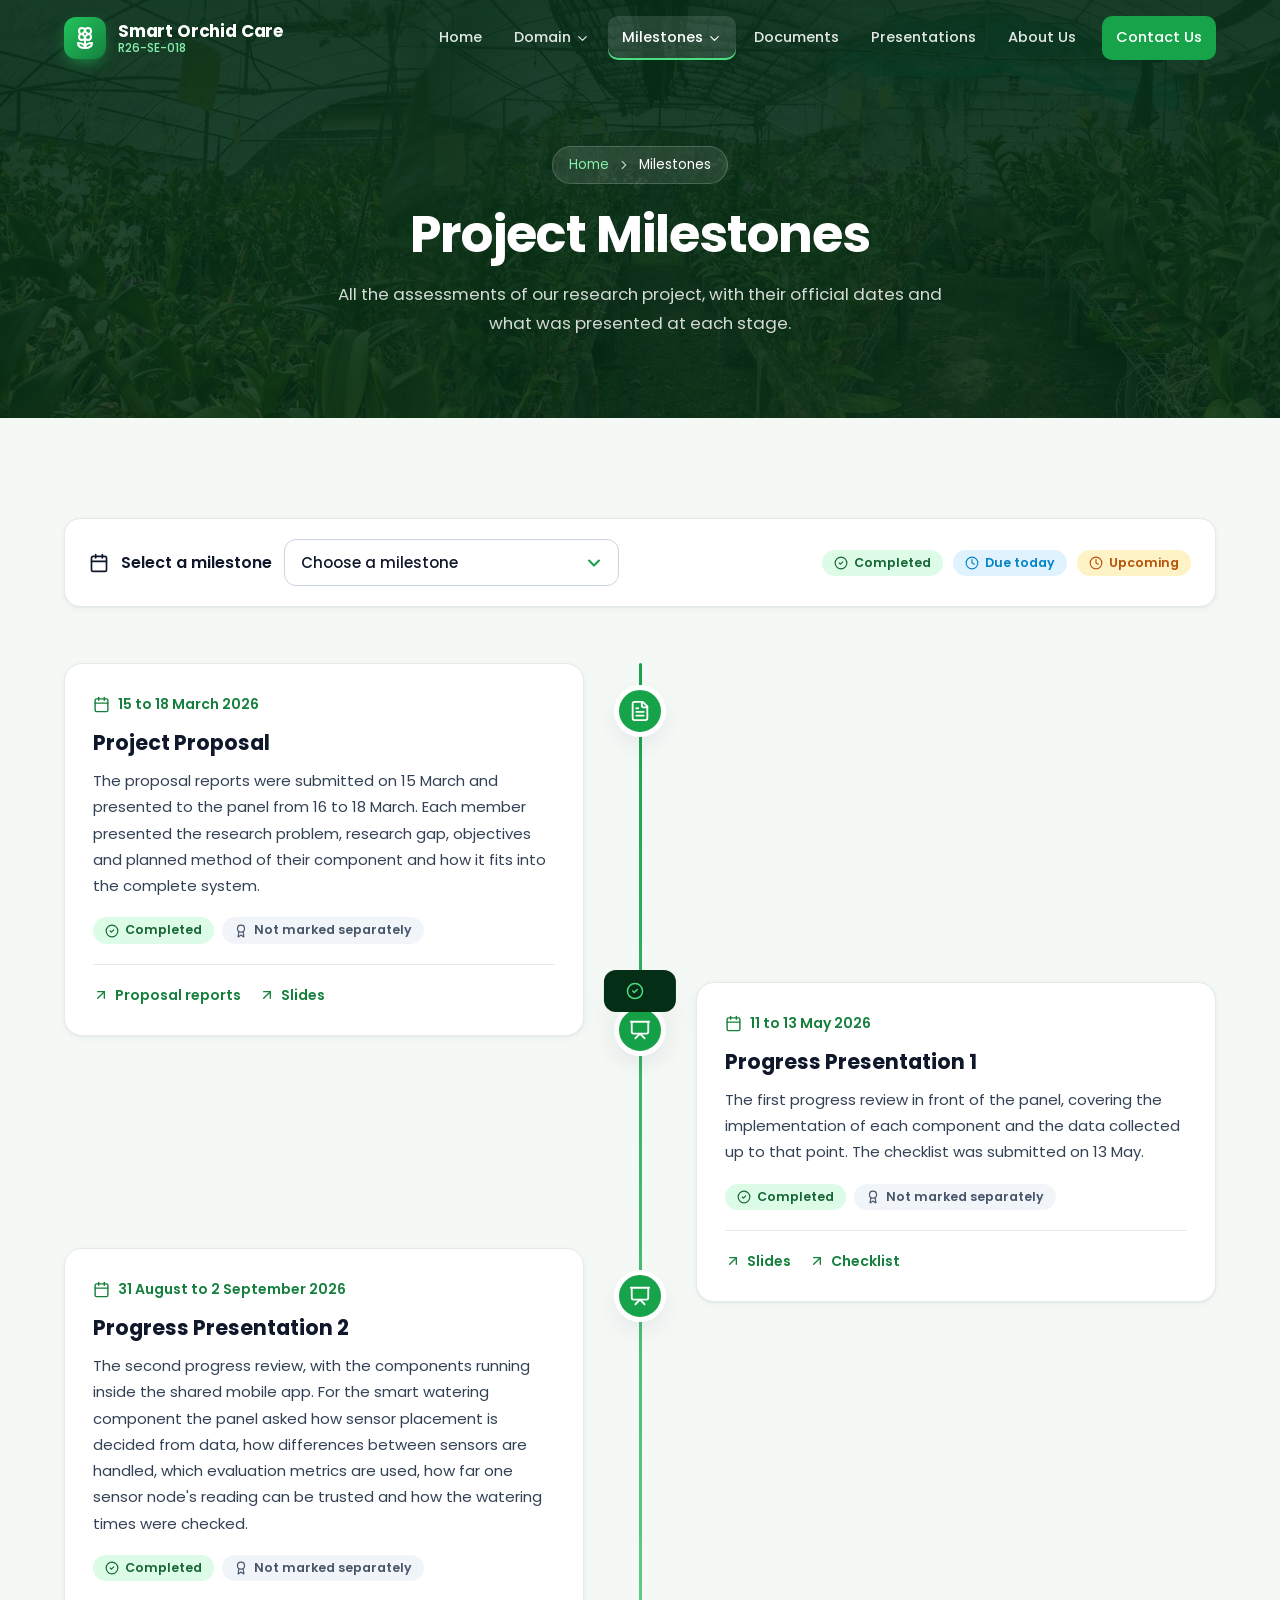
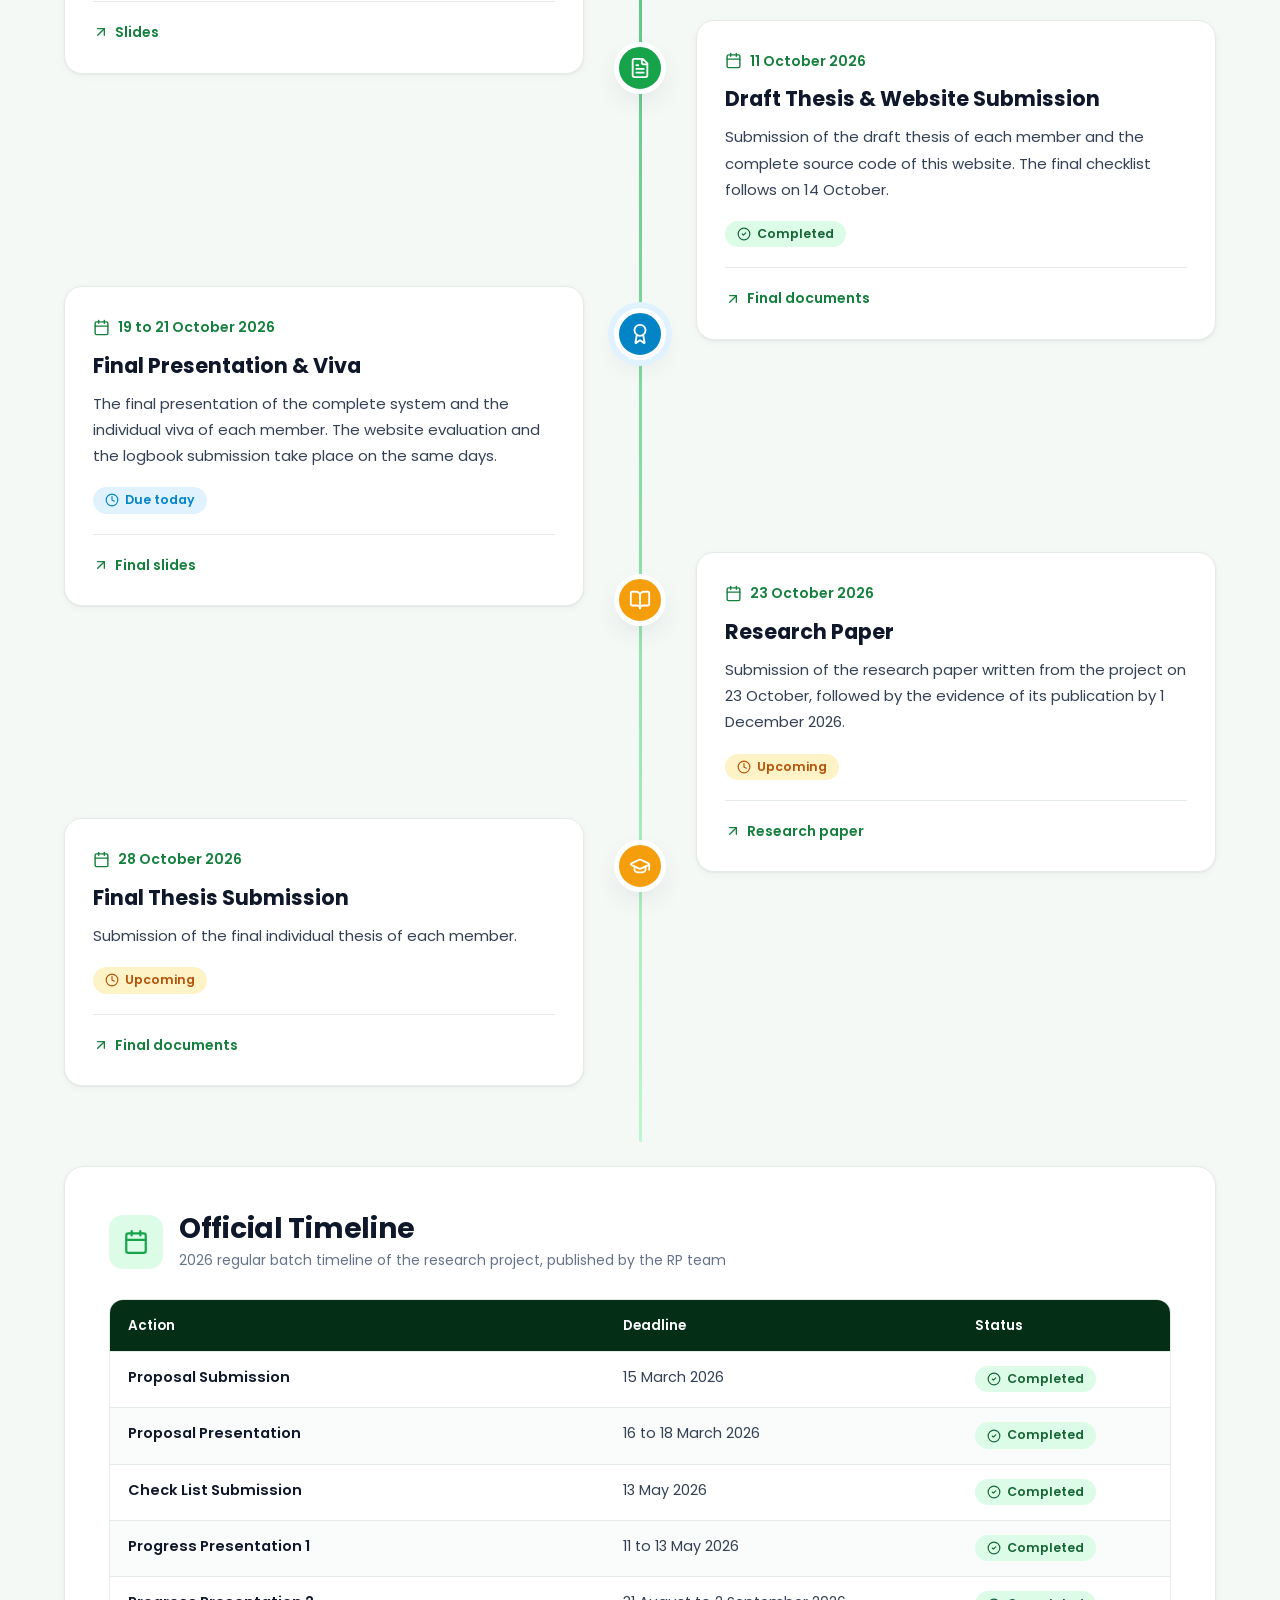
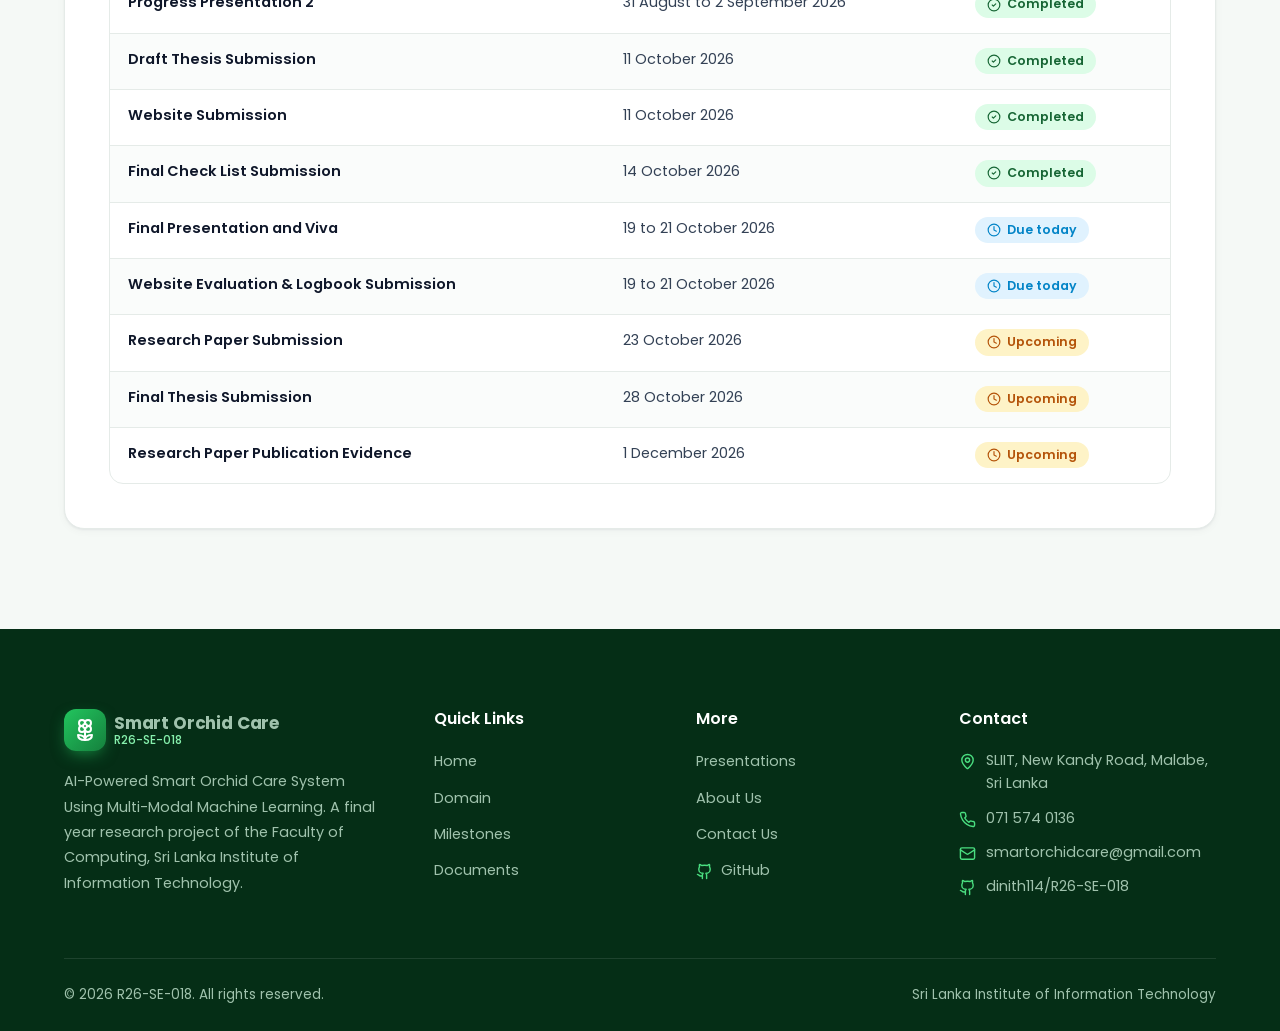
<file: milestones.html>
<!doctype html>
<html lang="en" id="top">
<head>
<meta charset="utf-8">
<meta name="viewport" content="width=device-width, initial-scale=1">
<title>Milestones | R26-SE-018</title>
<meta name="description" content="Assessments of research project R26-SE-018 with official dates and status.">
<meta name="theme-color" content="#052e16">
<link rel="icon" type="image/svg+xml" href="images/favicon.svg">
<link rel="stylesheet" href="fonts/fonts.css?v=319de489">
<link rel="stylesheet" href="css/style.css?v=cb55572f">
<script>document.documentElement.classList.add("js")</script>
</head>
<body>
<a class="skip" href="#main">Skip to content</a>
<header class="navbar">
  <div class="container">
    <a class="logo" href="index.html" aria-label="Smart Orchid Care home">
      <span class="logo-icon"><svg class="ic " viewBox="0 0 24 24" fill="none" stroke="currentColor" stroke-width="2" stroke-linecap="round" stroke-linejoin="round" aria-hidden="true"><path d="M12 5a3 3 0 1 1 3 3m-3-3a3 3 0 1 0-3 3m3-3v1M9 8a3 3 0 1 0 3 3M9 8h1m5 0a3 3 0 1 1-3 3m3-3h-1m-2 3v-1" /> <circle cx="12" cy="8" r="2" /> <path d="M12 10v12" /> <path d="M12 22c4.2 0 7-1.667 7-5-4.2 0-7 1.667-7 5Z" /> <path d="M12 22c-4.2 0-7-1.667-7-5 4.2 0 7 1.667 7 5Z" /></svg></span>
      <span class="logo-text"><b>Smart Orchid Care</b><span>R26-SE-018</span></span>
    </a>
    <button class="menu-btn" type="button" aria-label="Open menu" aria-expanded="false"><svg class="ic ic-menu" viewBox="0 0 24 24" fill="none" stroke="currentColor" stroke-width="2" stroke-linecap="round" stroke-linejoin="round" aria-hidden="true"><line x1="4" x2="20" y1="12" y2="12" /> <line x1="4" x2="20" y1="6" y2="6" /> <line x1="4" x2="20" y1="18" y2="18" /></svg><svg class="ic ic-x" viewBox="0 0 24 24" fill="none" stroke="currentColor" stroke-width="2" stroke-linecap="round" stroke-linejoin="round" aria-hidden="true"><path d="M18 6 6 18" /> <path d="m6 6 12 12" /></svg></button>
    <ul class="nav-links"><li><a href="index.html">Home</a></li><li class="has-dropdown"><a href="domain.html">Domain<svg class="ic ic-chev" viewBox="0 0 24 24" fill="none" stroke="currentColor" stroke-width="2" stroke-linecap="round" stroke-linejoin="round" aria-hidden="true"><path d="m6 9 6 6 6-6" /></svg></a><ul class="dropdown"><li><a href="domain.html#literature">Literature Survey</a></li><li><a href="domain.html#gap">Research Gap</a></li><li><a href="domain.html#problem">Research Problem</a></li><li><a href="domain.html#objectives">Research Objectives</a></li><li><a href="domain.html#methodology">Methodology</a></li><li><a href="domain.html#technologies">Technologies Used</a></li></ul></li><li class="has-dropdown"><a href="milestones.html" class="active" aria-current="page">Milestones<svg class="ic ic-chev" viewBox="0 0 24 24" fill="none" stroke="currentColor" stroke-width="2" stroke-linecap="round" stroke-linejoin="round" aria-hidden="true"><path d="m6 9 6 6 6-6" /></svg></a><ul class="dropdown"><li><a href="milestones.html#proposal">Project Proposal<small>15 to 18 March 2026</small></a></li><li><a href="milestones.html#pp1">Progress Presentation 1<small>11 to 13 May 2026</small></a></li><li><a href="milestones.html#pp2">Progress Presentation 2<small>31 August to 2 September 2026</small></a></li><li><a href="milestones.html#submission">Draft Thesis &amp; Website Submission<small>11 October 2026</small></a></li><li><a href="milestones.html#final">Final Presentation &amp; Viva<small>19 to 21 October 2026</small></a></li><li><a href="milestones.html#paper">Research Paper<small>23 October 2026</small></a></li><li><a href="milestones.html#thesis">Final Thesis Submission<small>28 October 2026</small></a></li></ul></li><li><a href="documents.html">Documents</a></li><li><a href="presentations.html">Presentations</a></li><li><a href="about.html">About Us</a></li><li><a href="contact.html" class="nav-cta">Contact Us</a></li></ul>
  </div>
</header>
<main id="main">
<section class="page-banner">
  <div class="container">
    <div class="breadcrumb"><a href="index.html">Home</a><svg class="ic " viewBox="0 0 24 24" fill="none" stroke="currentColor" stroke-width="2" stroke-linecap="round" stroke-linejoin="round" aria-hidden="true"><path d="m6 9 6 6 6-6" /></svg><span>Milestones</span></div>
    <h1>Project Milestones</h1>
    <p>All the assessments of our research project, with their official dates and what was presented at each stage.</p>
  </div>
</section>
<section class="section section-soft">
  <div class="container">
    <div class="ms-toolbar reveal">
      <label for="ms-select"><svg class="ic " viewBox="0 0 24 24" fill="none" stroke="currentColor" stroke-width="2" stroke-linecap="round" stroke-linejoin="round" aria-hidden="true"><path d="M8 2v4" /> <path d="M16 2v4" /> <rect width="18" height="18" x="3" y="4" rx="2" /> <path d="M3 10h18" /></svg>Select a milestone <select class="select" id="ms-select"><option value="" disabled selected>Choose a milestone</option><option value="proposal">Project Proposal</option><option value="pp1">Progress Presentation 1</option><option value="pp2">Progress Presentation 2</option><option value="submission">Draft Thesis &amp; Website Submission</option><option value="final">Final Presentation &amp; Viva</option><option value="paper">Research Paper</option><option value="thesis">Final Thesis Submission</option></select></label>
      <div class="legend"><span class="badge badge-green"><svg class="ic " viewBox="0 0 24 24" fill="none" stroke="currentColor" stroke-width="2" stroke-linecap="round" stroke-linejoin="round" aria-hidden="true"><circle cx="12" cy="12" r="10" /> <path d="m9 12 2 2 4-4" /></svg>Completed</span><span class="badge badge-blue"><svg class="ic " viewBox="0 0 24 24" fill="none" stroke="currentColor" stroke-width="2" stroke-linecap="round" stroke-linejoin="round" aria-hidden="true"><circle cx="12" cy="12" r="10" /> <polyline points="12 6 12 12 16 14" /></svg>Due today</span><span class="badge badge-amber"><svg class="ic " viewBox="0 0 24 24" fill="none" stroke="currentColor" stroke-width="2" stroke-linecap="round" stroke-linejoin="round" aria-hidden="true"><circle cx="12" cy="12" r="10" /> <polyline points="12 6 12 12 16 14" /></svg>Upcoming</span></div>
    </div>
    <ol class="timeline"><li class="tl-item done" id="proposal">
  <span class="tl-dot"><svg class="ic " viewBox="0 0 24 24" fill="none" stroke="currentColor" stroke-width="2" stroke-linecap="round" stroke-linejoin="round" aria-hidden="true"><path d="M15 2H6a2 2 0 0 0-2 2v16a2 2 0 0 0 2 2h12a2 2 0 0 0 2-2V7Z" /> <path d="M14 2v4a2 2 0 0 0 2 2h4" /> <path d="M10 9H8" /> <path d="M16 13H8" /> <path d="M16 17H8" /></svg></span>
  <div class="tl-card reveal">
    <span class="date"><svg class="ic " viewBox="0 0 24 24" fill="none" stroke="currentColor" stroke-width="2" stroke-linecap="round" stroke-linejoin="round" aria-hidden="true"><path d="M8 2v4" /> <path d="M16 2v4" /> <rect width="18" height="18" x="3" y="4" rx="2" /> <path d="M3 10h18" /></svg>15 to 18 March 2026</span>
    <h3>Project Proposal</h3>
    <p>The proposal reports were submitted on 15 March and presented to the panel from 16 to 18 March. Each member presented the research problem, research gap, objectives and planned method of their component and how it fits into the complete system.</p>
    <div class="tl-meta"><span class="badge badge-green"><svg class="ic " viewBox="0 0 24 24" fill="none" stroke="currentColor" stroke-width="2" stroke-linecap="round" stroke-linejoin="round" aria-hidden="true"><circle cx="12" cy="12" r="10" /> <path d="m9 12 2 2 4-4" /></svg>Completed</span><span class="badge badge-gray"><svg class="ic " viewBox="0 0 24 24" fill="none" stroke="currentColor" stroke-width="2" stroke-linecap="round" stroke-linejoin="round" aria-hidden="true"><path d="m15.477 12.89 1.515 8.526a.5.5 0 0 1-.81.47l-3.58-2.687a1 1 0 0 0-1.197 0l-3.586 2.686a.5.5 0 0 1-.81-.469l1.514-8.526" /> <circle cx="12" cy="8" r="6" /></svg>Not marked separately</span></div>
    <div class="tl-links"><a href="documents.html#proposals"><svg class="ic " viewBox="0 0 24 24" fill="none" stroke="currentColor" stroke-width="2" stroke-linecap="round" stroke-linejoin="round" aria-hidden="true"><path d="M7 7h10v10" /> <path d="M7 17 17 7" /></svg>Proposal reports</a><a href="presentations.html"><svg class="ic " viewBox="0 0 24 24" fill="none" stroke="currentColor" stroke-width="2" stroke-linecap="round" stroke-linejoin="round" aria-hidden="true"><path d="M7 7h10v10" /> <path d="M7 17 17 7" /></svg>Slides</a></div>
  </div>
</li><li class="tl-item done" id="pp1">
  <span class="tl-dot"><svg class="ic " viewBox="0 0 24 24" fill="none" stroke="currentColor" stroke-width="2" stroke-linecap="round" stroke-linejoin="round" aria-hidden="true"><path d="M2 3h20" /> <path d="M21 3v11a2 2 0 0 1-2 2H5a2 2 0 0 1-2-2V3" /> <path d="m7 21 5-5 5 5" /></svg></span>
  <div class="tl-card reveal">
    <span class="date"><svg class="ic " viewBox="0 0 24 24" fill="none" stroke="currentColor" stroke-width="2" stroke-linecap="round" stroke-linejoin="round" aria-hidden="true"><path d="M8 2v4" /> <path d="M16 2v4" /> <rect width="18" height="18" x="3" y="4" rx="2" /> <path d="M3 10h18" /></svg>11 to 13 May 2026</span>
    <h3>Progress Presentation 1</h3>
    <p>The first progress review in front of the panel, covering the implementation of each component and the data collected up to that point. The checklist was submitted on 13 May.</p>
    <div class="tl-meta"><span class="badge badge-green"><svg class="ic " viewBox="0 0 24 24" fill="none" stroke="currentColor" stroke-width="2" stroke-linecap="round" stroke-linejoin="round" aria-hidden="true"><circle cx="12" cy="12" r="10" /> <path d="m9 12 2 2 4-4" /></svg>Completed</span><span class="badge badge-gray"><svg class="ic " viewBox="0 0 24 24" fill="none" stroke="currentColor" stroke-width="2" stroke-linecap="round" stroke-linejoin="round" aria-hidden="true"><path d="m15.477 12.89 1.515 8.526a.5.5 0 0 1-.81.47l-3.58-2.687a1 1 0 0 0-1.197 0l-3.586 2.686a.5.5 0 0 1-.81-.469l1.514-8.526" /> <circle cx="12" cy="8" r="6" /></svg>Not marked separately</span></div>
    <div class="tl-links"><a href="presentations.html"><svg class="ic " viewBox="0 0 24 24" fill="none" stroke="currentColor" stroke-width="2" stroke-linecap="round" stroke-linejoin="round" aria-hidden="true"><path d="M7 7h10v10" /> <path d="M7 17 17 7" /></svg>Slides</a><a href="documents.html#checklists"><svg class="ic " viewBox="0 0 24 24" fill="none" stroke="currentColor" stroke-width="2" stroke-linecap="round" stroke-linejoin="round" aria-hidden="true"><path d="M7 7h10v10" /> <path d="M7 17 17 7" /></svg>Checklist</a></div>
  </div>
</li><li class="tl-item done" id="pp2">
  <span class="tl-dot"><svg class="ic " viewBox="0 0 24 24" fill="none" stroke="currentColor" stroke-width="2" stroke-linecap="round" stroke-linejoin="round" aria-hidden="true"><path d="M2 3h20" /> <path d="M21 3v11a2 2 0 0 1-2 2H5a2 2 0 0 1-2-2V3" /> <path d="m7 21 5-5 5 5" /></svg></span>
  <div class="tl-card reveal">
    <span class="date"><svg class="ic " viewBox="0 0 24 24" fill="none" stroke="currentColor" stroke-width="2" stroke-linecap="round" stroke-linejoin="round" aria-hidden="true"><path d="M8 2v4" /> <path d="M16 2v4" /> <rect width="18" height="18" x="3" y="4" rx="2" /> <path d="M3 10h18" /></svg>31 August to 2 September 2026</span>
    <h3>Progress Presentation 2</h3>
    <p>The second progress review, with the components running inside the shared mobile app. For the smart watering component the panel asked how sensor placement is decided from data, how differences between sensors are handled, which evaluation metrics are used, how far one sensor node&#x27;s reading can be trusted and how the watering times were checked.</p>
    <div class="tl-meta"><span class="badge badge-green"><svg class="ic " viewBox="0 0 24 24" fill="none" stroke="currentColor" stroke-width="2" stroke-linecap="round" stroke-linejoin="round" aria-hidden="true"><circle cx="12" cy="12" r="10" /> <path d="m9 12 2 2 4-4" /></svg>Completed</span><span class="badge badge-gray"><svg class="ic " viewBox="0 0 24 24" fill="none" stroke="currentColor" stroke-width="2" stroke-linecap="round" stroke-linejoin="round" aria-hidden="true"><path d="m15.477 12.89 1.515 8.526a.5.5 0 0 1-.81.47l-3.58-2.687a1 1 0 0 0-1.197 0l-3.586 2.686a.5.5 0 0 1-.81-.469l1.514-8.526" /> <circle cx="12" cy="8" r="6" /></svg>Not marked separately</span></div>
    <div class="tl-links"><a href="presentations.html"><svg class="ic " viewBox="0 0 24 24" fill="none" stroke="currentColor" stroke-width="2" stroke-linecap="round" stroke-linejoin="round" aria-hidden="true"><path d="M7 7h10v10" /> <path d="M7 17 17 7" /></svg>Slides</a></div>
  </div>
</li><li class="tl-item done" id="submission">
  <span class="tl-dot"><svg class="ic " viewBox="0 0 24 24" fill="none" stroke="currentColor" stroke-width="2" stroke-linecap="round" stroke-linejoin="round" aria-hidden="true"><path d="M15 2H6a2 2 0 0 0-2 2v16a2 2 0 0 0 2 2h12a2 2 0 0 0 2-2V7Z" /> <path d="M14 2v4a2 2 0 0 0 2 2h4" /> <path d="M10 9H8" /> <path d="M16 13H8" /> <path d="M16 17H8" /></svg></span>
  <div class="tl-card reveal">
    <span class="date"><svg class="ic " viewBox="0 0 24 24" fill="none" stroke="currentColor" stroke-width="2" stroke-linecap="round" stroke-linejoin="round" aria-hidden="true"><path d="M8 2v4" /> <path d="M16 2v4" /> <rect width="18" height="18" x="3" y="4" rx="2" /> <path d="M3 10h18" /></svg>11 October 2026</span>
    <h3>Draft Thesis &amp; Website Submission</h3>
    <p>Submission of the draft thesis of each member and the complete source code of this website. The final checklist follows on 14 October.</p>
    <div class="tl-meta"><span class="badge badge-green"><svg class="ic " viewBox="0 0 24 24" fill="none" stroke="currentColor" stroke-width="2" stroke-linecap="round" stroke-linejoin="round" aria-hidden="true"><circle cx="12" cy="12" r="10" /> <path d="m9 12 2 2 4-4" /></svg>Completed</span></div>
    <div class="tl-links"><a href="documents.html#final"><svg class="ic " viewBox="0 0 24 24" fill="none" stroke="currentColor" stroke-width="2" stroke-linecap="round" stroke-linejoin="round" aria-hidden="true"><path d="M7 7h10v10" /> <path d="M7 17 17 7" /></svg>Final documents</a></div>
  </div>
</li><li class="tl-item today" id="final">
  <span class="tl-dot"><svg class="ic " viewBox="0 0 24 24" fill="none" stroke="currentColor" stroke-width="2" stroke-linecap="round" stroke-linejoin="round" aria-hidden="true"><path d="m15.477 12.89 1.515 8.526a.5.5 0 0 1-.81.47l-3.58-2.687a1 1 0 0 0-1.197 0l-3.586 2.686a.5.5 0 0 1-.81-.469l1.514-8.526" /> <circle cx="12" cy="8" r="6" /></svg></span>
  <div class="tl-card reveal">
    <span class="date"><svg class="ic " viewBox="0 0 24 24" fill="none" stroke="currentColor" stroke-width="2" stroke-linecap="round" stroke-linejoin="round" aria-hidden="true"><path d="M8 2v4" /> <path d="M16 2v4" /> <rect width="18" height="18" x="3" y="4" rx="2" /> <path d="M3 10h18" /></svg>19 to 21 October 2026</span>
    <h3>Final Presentation &amp; Viva</h3>
    <p>The final presentation of the complete system and the individual viva of each member. The website evaluation and the logbook submission take place on the same days.</p>
    <div class="tl-meta"><span class="badge badge-blue"><svg class="ic " viewBox="0 0 24 24" fill="none" stroke="currentColor" stroke-width="2" stroke-linecap="round" stroke-linejoin="round" aria-hidden="true"><circle cx="12" cy="12" r="10" /> <polyline points="12 6 12 12 16 14" /></svg>Due today</span></div>
    <div class="tl-links"><a href="presentations.html"><svg class="ic " viewBox="0 0 24 24" fill="none" stroke="currentColor" stroke-width="2" stroke-linecap="round" stroke-linejoin="round" aria-hidden="true"><path d="M7 7h10v10" /> <path d="M7 17 17 7" /></svg>Final slides</a></div>
  </div>
</li><li class="tl-item next" id="paper">
  <span class="tl-dot"><svg class="ic " viewBox="0 0 24 24" fill="none" stroke="currentColor" stroke-width="2" stroke-linecap="round" stroke-linejoin="round" aria-hidden="true"><path d="M12 7v14" /> <path d="M3 18a1 1 0 0 1-1-1V4a1 1 0 0 1 1-1h5a4 4 0 0 1 4 4 4 4 0 0 1 4-4h5a1 1 0 0 1 1 1v13a1 1 0 0 1-1 1h-6a3 3 0 0 0-3 3 3 3 0 0 0-3-3z" /></svg></span>
  <div class="tl-card reveal">
    <span class="date"><svg class="ic " viewBox="0 0 24 24" fill="none" stroke="currentColor" stroke-width="2" stroke-linecap="round" stroke-linejoin="round" aria-hidden="true"><path d="M8 2v4" /> <path d="M16 2v4" /> <rect width="18" height="18" x="3" y="4" rx="2" /> <path d="M3 10h18" /></svg>23 October 2026</span>
    <h3>Research Paper</h3>
    <p>Submission of the research paper written from the project on 23 October, followed by the evidence of its publication by 1 December 2026.</p>
    <div class="tl-meta"><span class="badge badge-amber"><svg class="ic " viewBox="0 0 24 24" fill="none" stroke="currentColor" stroke-width="2" stroke-linecap="round" stroke-linejoin="round" aria-hidden="true"><circle cx="12" cy="12" r="10" /> <polyline points="12 6 12 12 16 14" /></svg>Upcoming</span></div>
    <div class="tl-links"><a href="documents.html#paper"><svg class="ic " viewBox="0 0 24 24" fill="none" stroke="currentColor" stroke-width="2" stroke-linecap="round" stroke-linejoin="round" aria-hidden="true"><path d="M7 7h10v10" /> <path d="M7 17 17 7" /></svg>Research paper</a></div>
  </div>
</li><li class="tl-item next" id="thesis">
  <span class="tl-dot"><svg class="ic " viewBox="0 0 24 24" fill="none" stroke="currentColor" stroke-width="2" stroke-linecap="round" stroke-linejoin="round" aria-hidden="true"><path d="M21.42 10.922a1 1 0 0 0-.019-1.838L12.83 5.18a2 2 0 0 0-1.66 0L2.6 9.08a1 1 0 0 0 0 1.832l8.57 3.908a2 2 0 0 0 1.66 0z" /> <path d="M22 10v6" /> <path d="M6 12.5V16a6 3 0 0 0 12 0v-3.5" /></svg></span>
  <div class="tl-card reveal">
    <span class="date"><svg class="ic " viewBox="0 0 24 24" fill="none" stroke="currentColor" stroke-width="2" stroke-linecap="round" stroke-linejoin="round" aria-hidden="true"><path d="M8 2v4" /> <path d="M16 2v4" /> <rect width="18" height="18" x="3" y="4" rx="2" /> <path d="M3 10h18" /></svg>28 October 2026</span>
    <h3>Final Thesis Submission</h3>
    <p>Submission of the final individual thesis of each member.</p>
    <div class="tl-meta"><span class="badge badge-amber"><svg class="ic " viewBox="0 0 24 24" fill="none" stroke="currentColor" stroke-width="2" stroke-linecap="round" stroke-linejoin="round" aria-hidden="true"><circle cx="12" cy="12" r="10" /> <polyline points="12 6 12 12 16 14" /></svg>Upcoming</span></div>
    <div class="tl-links"><a href="documents.html#final"><svg class="ic " viewBox="0 0 24 24" fill="none" stroke="currentColor" stroke-width="2" stroke-linecap="round" stroke-linejoin="round" aria-hidden="true"><path d="M7 7h10v10" /> <path d="M7 17 17 7" /></svg>Final documents</a></div>
  </div>
</li></ol>
    <div class="content-block reveal" id="official" style="margin-top:24px">
      <div class="block-head"><span class="icon-box cg"><svg class="ic " viewBox="0 0 24 24" fill="none" stroke="currentColor" stroke-width="2" stroke-linecap="round" stroke-linejoin="round" aria-hidden="true"><path d="M8 2v4" /> <path d="M16 2v4" /> <rect width="18" height="18" x="3" y="4" rx="2" /> <path d="M3 10h18" /></svg></span><div><h2>Official Timeline</h2><small>2026 regular batch timeline of the research project, published by the RP team</small></div></div>
      <div class="table-wrap" style="margin-top:0"><table><thead><tr><th>Action</th><th>Deadline</th><th>Status</th></tr></thead><tbody><tr><td><b>Proposal Submission</b></td><td>15 March 2026</td><td><span class="badge badge-green"><svg class="ic " viewBox="0 0 24 24" fill="none" stroke="currentColor" stroke-width="2" stroke-linecap="round" stroke-linejoin="round" aria-hidden="true"><circle cx="12" cy="12" r="10" /> <path d="m9 12 2 2 4-4" /></svg>Completed</span></td></tr><tr><td><b>Proposal Presentation</b></td><td>16 to 18 March 2026</td><td><span class="badge badge-green"><svg class="ic " viewBox="0 0 24 24" fill="none" stroke="currentColor" stroke-width="2" stroke-linecap="round" stroke-linejoin="round" aria-hidden="true"><circle cx="12" cy="12" r="10" /> <path d="m9 12 2 2 4-4" /></svg>Completed</span></td></tr><tr><td><b>Check List Submission</b></td><td>13 May 2026</td><td><span class="badge badge-green"><svg class="ic " viewBox="0 0 24 24" fill="none" stroke="currentColor" stroke-width="2" stroke-linecap="round" stroke-linejoin="round" aria-hidden="true"><circle cx="12" cy="12" r="10" /> <path d="m9 12 2 2 4-4" /></svg>Completed</span></td></tr><tr><td><b>Progress Presentation 1</b></td><td>11 to 13 May 2026</td><td><span class="badge badge-green"><svg class="ic " viewBox="0 0 24 24" fill="none" stroke="currentColor" stroke-width="2" stroke-linecap="round" stroke-linejoin="round" aria-hidden="true"><circle cx="12" cy="12" r="10" /> <path d="m9 12 2 2 4-4" /></svg>Completed</span></td></tr><tr><td><b>Progress Presentation 2</b></td><td>31 August to 2 September 2026</td><td><span class="badge badge-green"><svg class="ic " viewBox="0 0 24 24" fill="none" stroke="currentColor" stroke-width="2" stroke-linecap="round" stroke-linejoin="round" aria-hidden="true"><circle cx="12" cy="12" r="10" /> <path d="m9 12 2 2 4-4" /></svg>Completed</span></td></tr><tr><td><b>Draft Thesis Submission</b></td><td>11 October 2026</td><td><span class="badge badge-green"><svg class="ic " viewBox="0 0 24 24" fill="none" stroke="currentColor" stroke-width="2" stroke-linecap="round" stroke-linejoin="round" aria-hidden="true"><circle cx="12" cy="12" r="10" /> <path d="m9 12 2 2 4-4" /></svg>Completed</span></td></tr><tr><td><b>Website Submission</b></td><td>11 October 2026</td><td><span class="badge badge-green"><svg class="ic " viewBox="0 0 24 24" fill="none" stroke="currentColor" stroke-width="2" stroke-linecap="round" stroke-linejoin="round" aria-hidden="true"><circle cx="12" cy="12" r="10" /> <path d="m9 12 2 2 4-4" /></svg>Completed</span></td></tr><tr><td><b>Final Check List Submission</b></td><td>14 October 2026</td><td><span class="badge badge-green"><svg class="ic " viewBox="0 0 24 24" fill="none" stroke="currentColor" stroke-width="2" stroke-linecap="round" stroke-linejoin="round" aria-hidden="true"><circle cx="12" cy="12" r="10" /> <path d="m9 12 2 2 4-4" /></svg>Completed</span></td></tr><tr><td><b>Final Presentation and Viva</b></td><td>19 to 21 October 2026</td><td><span class="badge badge-blue"><svg class="ic " viewBox="0 0 24 24" fill="none" stroke="currentColor" stroke-width="2" stroke-linecap="round" stroke-linejoin="round" aria-hidden="true"><circle cx="12" cy="12" r="10" /> <polyline points="12 6 12 12 16 14" /></svg>Due today</span></td></tr><tr><td><b>Website Evaluation &amp; Logbook Submission</b></td><td>19 to 21 October 2026</td><td><span class="badge badge-blue"><svg class="ic " viewBox="0 0 24 24" fill="none" stroke="currentColor" stroke-width="2" stroke-linecap="round" stroke-linejoin="round" aria-hidden="true"><circle cx="12" cy="12" r="10" /> <polyline points="12 6 12 12 16 14" /></svg>Due today</span></td></tr><tr><td><b>Research Paper Submission</b></td><td>23 October 2026</td><td><span class="badge badge-amber"><svg class="ic " viewBox="0 0 24 24" fill="none" stroke="currentColor" stroke-width="2" stroke-linecap="round" stroke-linejoin="round" aria-hidden="true"><circle cx="12" cy="12" r="10" /> <polyline points="12 6 12 12 16 14" /></svg>Upcoming</span></td></tr><tr><td><b>Final Thesis Submission</b></td><td>28 October 2026</td><td><span class="badge badge-amber"><svg class="ic " viewBox="0 0 24 24" fill="none" stroke="currentColor" stroke-width="2" stroke-linecap="round" stroke-linejoin="round" aria-hidden="true"><circle cx="12" cy="12" r="10" /> <polyline points="12 6 12 12 16 14" /></svg>Upcoming</span></td></tr><tr><td><b>Research Paper Publication Evidence</b></td><td>1 December 2026</td><td><span class="badge badge-amber"><svg class="ic " viewBox="0 0 24 24" fill="none" stroke="currentColor" stroke-width="2" stroke-linecap="round" stroke-linejoin="round" aria-hidden="true"><circle cx="12" cy="12" r="10" /> <polyline points="12 6 12 12 16 14" /></svg>Upcoming</span></td></tr></tbody></table></div>
    </div>
  </div>
</section>
</main>
<footer class="footer">
  <div class="container">
    <div class="footer-grid">
      <div>
        <a class="logo" href="index.html"><span class="logo-icon"><svg class="ic " viewBox="0 0 24 24" fill="none" stroke="currentColor" stroke-width="2" stroke-linecap="round" stroke-linejoin="round" aria-hidden="true"><path d="M12 5a3 3 0 1 1 3 3m-3-3a3 3 0 1 0-3 3m3-3v1M9 8a3 3 0 1 0 3 3M9 8h1m5 0a3 3 0 1 1-3 3m3-3h-1m-2 3v-1" /> <circle cx="12" cy="8" r="2" /> <path d="M12 10v12" /> <path d="M12 22c4.2 0 7-1.667 7-5-4.2 0-7 1.667-7 5Z" /> <path d="M12 22c-4.2 0-7-1.667-7-5 4.2 0 7 1.667 7 5Z" /></svg></span><span class="logo-text"><b>Smart Orchid Care</b><span>R26-SE-018</span></span></a>
        <p>AI-Powered Smart Orchid Care System Using Multi-Modal Machine Learning. A final year research project of the Faculty of Computing, Sri Lanka Institute of Information Technology.</p>
      </div>
      <div><h4>Quick Links</h4><ul>
        <li><a href="index.html">Home</a></li><li><a href="domain.html">Domain</a></li>
        <li><a href="milestones.html">Milestones</a></li><li><a href="documents.html">Documents</a></li></ul></div>
      <div><h4>More</h4><ul>
        <li><a href="presentations.html">Presentations</a></li><li><a href="about.html">About Us</a></li>
        <li><a href="contact.html">Contact Us</a></li><li><a href="https://github.com/dinith114/R26-SE-018"><svg class="ic " viewBox="0 0 24 24" fill="none" stroke="currentColor" stroke-width="2" stroke-linecap="round" stroke-linejoin="round" aria-hidden="true"><path d="M15 22v-4a4.8 4.8 0 0 0-1-3.5c3 0 6-2 6-5.5.08-1.25-.27-2.48-1-3.5.28-1.15.28-2.35 0-3.5 0 0-1 0-3 1.5-2.64-.5-5.36-.5-8 0C6 2 5 2 5 2c-.3 1.15-.3 2.35 0 3.5A5.403 5.403 0 0 0 4 9c0 3.5 3 5.5 6 5.5-.39.49-.68 1.05-.85 1.65-.17.6-.22 1.23-.15 1.85v4" /> <path d="M9 18c-4.51 2-5-2-7-2" /></svg>GitHub</a></li></ul></div>
      <div><h4>Contact</h4><ul>
        <li class="ci"><svg class="ic " viewBox="0 0 24 24" fill="none" stroke="currentColor" stroke-width="2" stroke-linecap="round" stroke-linejoin="round" aria-hidden="true"><path d="M20 10c0 4.993-5.539 10.193-7.399 11.799a1 1 0 0 1-1.202 0C9.539 20.193 4 14.993 4 10a8 8 0 0 1 16 0" /> <circle cx="12" cy="10" r="3" /></svg><span>SLIIT, New Kandy Road, Malabe, Sri Lanka</span></li>
        <li class="ci"><svg class="ic " viewBox="0 0 24 24" fill="none" stroke="currentColor" stroke-width="2" stroke-linecap="round" stroke-linejoin="round" aria-hidden="true"><path d="M22 16.92v3a2 2 0 0 1-2.18 2 19.79 19.79 0 0 1-8.63-3.07 19.5 19.5 0 0 1-6-6 19.79 19.79 0 0 1-3.07-8.67A2 2 0 0 1 4.11 2h3a2 2 0 0 1 2 1.72 12.84 12.84 0 0 0 .7 2.81 2 2 0 0 1-.45 2.11L8.09 9.91a16 16 0 0 0 6 6l1.27-1.27a2 2 0 0 1 2.11-.45 12.84 12.84 0 0 0 2.81.7A2 2 0 0 1 22 16.92z" /></svg><a href="tel:+94715740136">071 574 0136</a></li>
        <li class="ci"><svg class="ic " viewBox="0 0 24 24" fill="none" stroke="currentColor" stroke-width="2" stroke-linecap="round" stroke-linejoin="round" aria-hidden="true"><rect width="20" height="16" x="2" y="4" rx="2" /> <path d="m22 7-8.97 5.7a1.94 1.94 0 0 1-2.06 0L2 7" /></svg><a href="mailto:smartorchidcare@gmail.com">smartorchidcare@gmail.com</a></li>
        <li class="ci"><svg class="ic " viewBox="0 0 24 24" fill="none" stroke="currentColor" stroke-width="2" stroke-linecap="round" stroke-linejoin="round" aria-hidden="true"><path d="M15 22v-4a4.8 4.8 0 0 0-1-3.5c3 0 6-2 6-5.5.08-1.25-.27-2.48-1-3.5.28-1.15.28-2.35 0-3.5 0 0-1 0-3 1.5-2.64-.5-5.36-.5-8 0C6 2 5 2 5 2c-.3 1.15-.3 2.35 0 3.5A5.403 5.403 0 0 0 4 9c0 3.5 3 5.5 6 5.5-.39.49-.68 1.05-.85 1.65-.17.6-.22 1.23-.15 1.85v4" /> <path d="M9 18c-4.51 2-5-2-7-2" /></svg><a href="https://github.com/dinith114/R26-SE-018">dinith114/R26-SE-018</a></li></ul></div>
    </div>
    <div class="footer-bottom"><span>© 2026 R26-SE-018. All rights reserved.</span><span>Sri Lanka Institute of Information Technology</span></div>
  </div>
</footer>
<a class="back-top" href="#top" aria-label="Back to top"><svg class="ic " viewBox="0 0 24 24" fill="none" stroke="currentColor" stroke-width="2" stroke-linecap="round" stroke-linejoin="round" aria-hidden="true"><path d="M5 12h14" /> <path d="m12 5 7 7-7 7" /></svg></a>
<div class="toast" role="status" aria-live="polite"><svg class="ic " viewBox="0 0 24 24" fill="none" stroke="currentColor" stroke-width="2" stroke-linecap="round" stroke-linejoin="round" aria-hidden="true"><circle cx="12" cy="12" r="10" /> <path d="m9 12 2 2 4-4" /></svg><span></span></div>
<script src="js/main.js?v=b8e71524"></script>
</body>
</html>
</file>
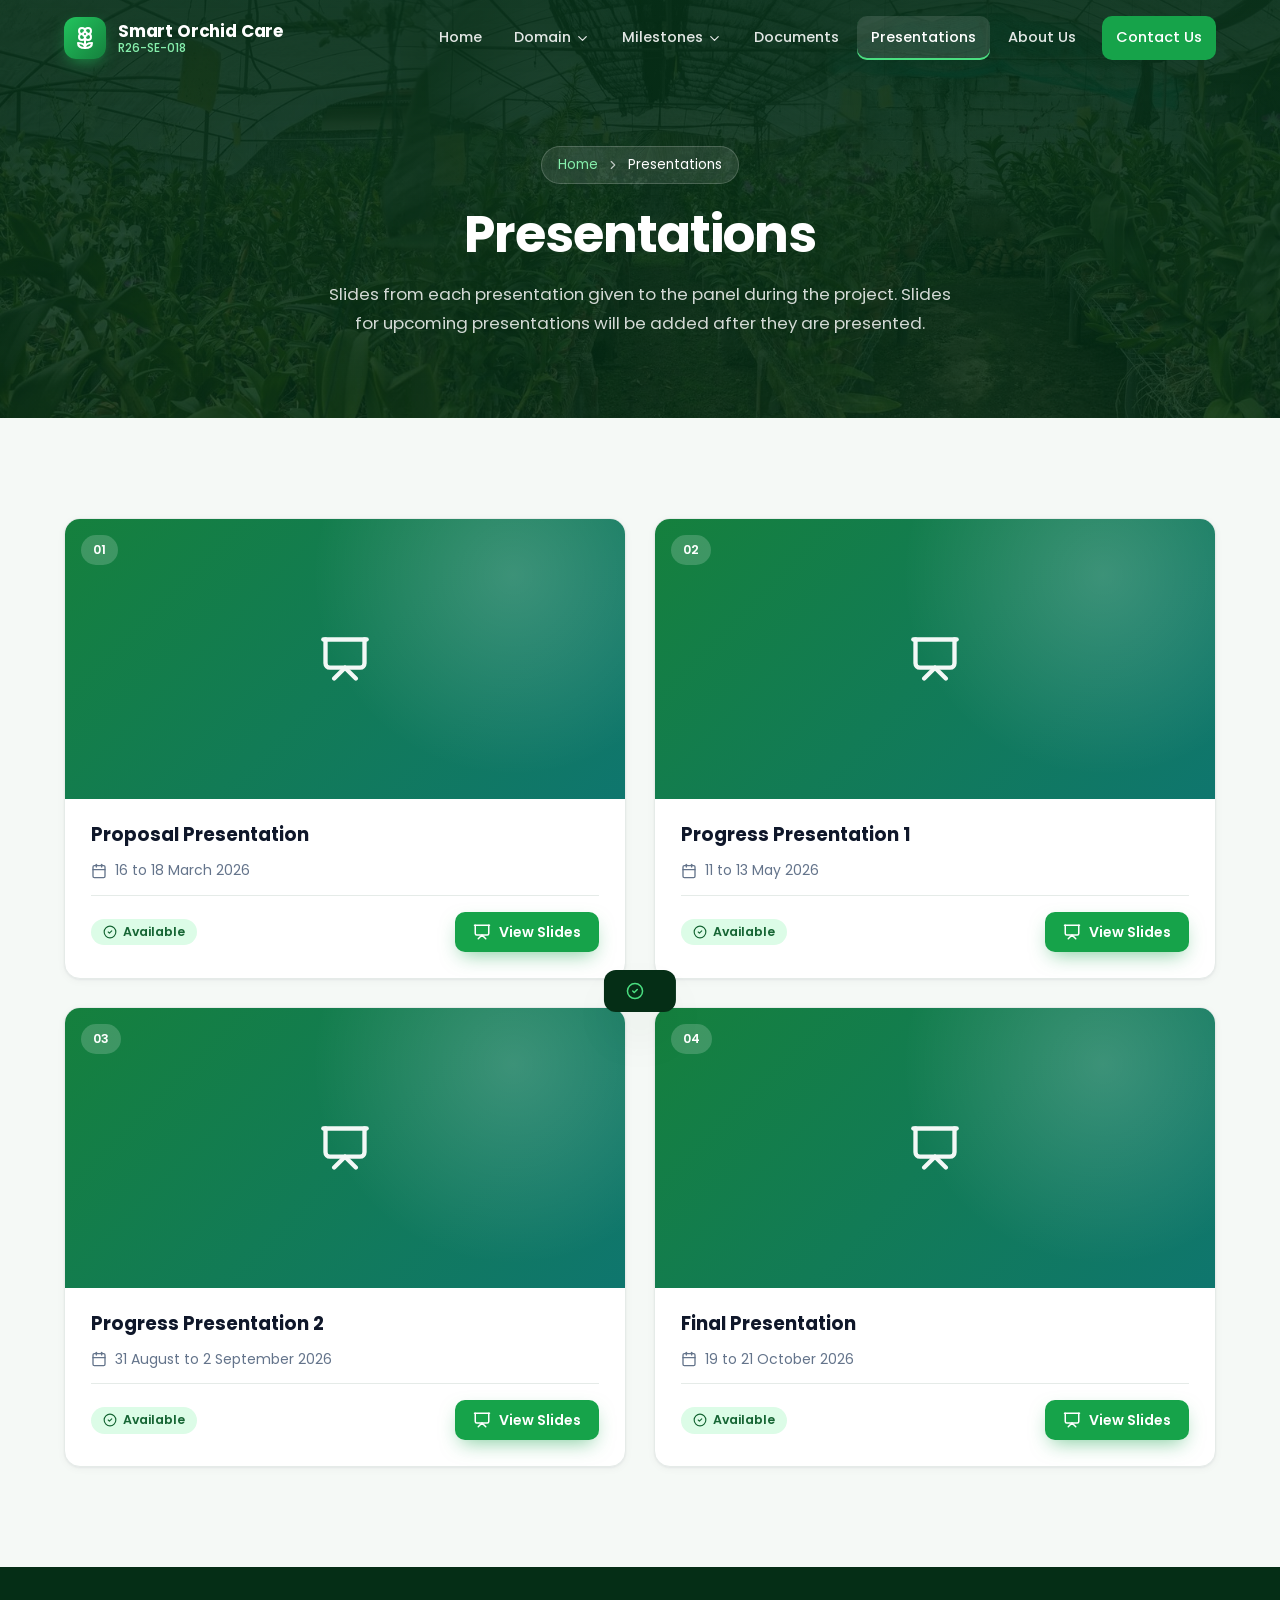
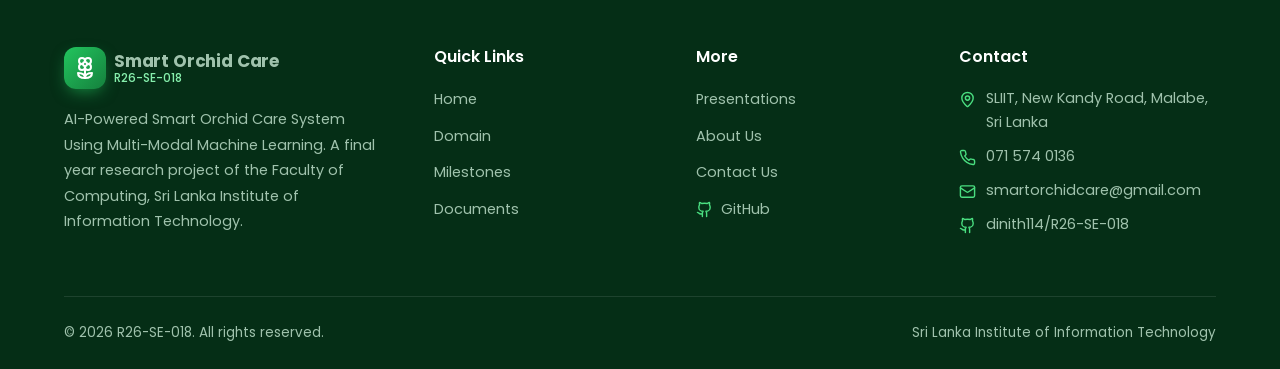
<file: presentations.html>
<!doctype html>
<html lang="en" id="top">
<head>
<meta charset="utf-8">
<meta name="viewport" content="width=device-width, initial-scale=1">
<title>Presentations | R26-SE-018</title>
<meta name="description" content="Slides from the proposal, progress and final presentations of R26-SE-018.">
<meta name="theme-color" content="#052e16">
<link rel="icon" type="image/svg+xml" href="images/favicon.svg">
<link rel="stylesheet" href="fonts/fonts.css?v=319de489">
<link rel="stylesheet" href="css/style.css?v=cb55572f">
<script>document.documentElement.classList.add("js")</script>
</head>
<body>
<a class="skip" href="#main">Skip to content</a>
<header class="navbar">
  <div class="container">
    <a class="logo" href="index.html" aria-label="Smart Orchid Care home">
      <span class="logo-icon"><svg class="ic " viewBox="0 0 24 24" fill="none" stroke="currentColor" stroke-width="2" stroke-linecap="round" stroke-linejoin="round" aria-hidden="true"><path d="M12 5a3 3 0 1 1 3 3m-3-3a3 3 0 1 0-3 3m3-3v1M9 8a3 3 0 1 0 3 3M9 8h1m5 0a3 3 0 1 1-3 3m3-3h-1m-2 3v-1" /> <circle cx="12" cy="8" r="2" /> <path d="M12 10v12" /> <path d="M12 22c4.2 0 7-1.667 7-5-4.2 0-7 1.667-7 5Z" /> <path d="M12 22c-4.2 0-7-1.667-7-5 4.2 0 7 1.667 7 5Z" /></svg></span>
      <span class="logo-text"><b>Smart Orchid Care</b><span>R26-SE-018</span></span>
    </a>
    <button class="menu-btn" type="button" aria-label="Open menu" aria-expanded="false"><svg class="ic ic-menu" viewBox="0 0 24 24" fill="none" stroke="currentColor" stroke-width="2" stroke-linecap="round" stroke-linejoin="round" aria-hidden="true"><line x1="4" x2="20" y1="12" y2="12" /> <line x1="4" x2="20" y1="6" y2="6" /> <line x1="4" x2="20" y1="18" y2="18" /></svg><svg class="ic ic-x" viewBox="0 0 24 24" fill="none" stroke="currentColor" stroke-width="2" stroke-linecap="round" stroke-linejoin="round" aria-hidden="true"><path d="M18 6 6 18" /> <path d="m6 6 12 12" /></svg></button>
    <ul class="nav-links"><li><a href="index.html">Home</a></li><li class="has-dropdown"><a href="domain.html">Domain<svg class="ic ic-chev" viewBox="0 0 24 24" fill="none" stroke="currentColor" stroke-width="2" stroke-linecap="round" stroke-linejoin="round" aria-hidden="true"><path d="m6 9 6 6 6-6" /></svg></a><ul class="dropdown"><li><a href="domain.html#literature">Literature Survey</a></li><li><a href="domain.html#gap">Research Gap</a></li><li><a href="domain.html#problem">Research Problem</a></li><li><a href="domain.html#objectives">Research Objectives</a></li><li><a href="domain.html#methodology">Methodology</a></li><li><a href="domain.html#technologies">Technologies Used</a></li></ul></li><li class="has-dropdown"><a href="milestones.html">Milestones<svg class="ic ic-chev" viewBox="0 0 24 24" fill="none" stroke="currentColor" stroke-width="2" stroke-linecap="round" stroke-linejoin="round" aria-hidden="true"><path d="m6 9 6 6 6-6" /></svg></a><ul class="dropdown"><li><a href="milestones.html#proposal">Project Proposal<small>15 to 18 March 2026</small></a></li><li><a href="milestones.html#pp1">Progress Presentation 1<small>11 to 13 May 2026</small></a></li><li><a href="milestones.html#pp2">Progress Presentation 2<small>31 August to 2 September 2026</small></a></li><li><a href="milestones.html#submission">Draft Thesis &amp; Website Submission<small>11 October 2026</small></a></li><li><a href="milestones.html#final">Final Presentation &amp; Viva<small>19 to 21 October 2026</small></a></li><li><a href="milestones.html#paper">Research Paper<small>23 October 2026</small></a></li><li><a href="milestones.html#thesis">Final Thesis Submission<small>28 October 2026</small></a></li></ul></li><li><a href="documents.html">Documents</a></li><li><a href="presentations.html" class="active" aria-current="page">Presentations</a></li><li><a href="about.html">About Us</a></li><li><a href="contact.html" class="nav-cta">Contact Us</a></li></ul>
  </div>
</header>
<main id="main">
<section class="page-banner">
  <div class="container">
    <div class="breadcrumb"><a href="index.html">Home</a><svg class="ic " viewBox="0 0 24 24" fill="none" stroke="currentColor" stroke-width="2" stroke-linecap="round" stroke-linejoin="round" aria-hidden="true"><path d="m6 9 6 6 6-6" /></svg><span>Presentations</span></div>
    <h1>Presentations</h1>
    <p>Slides from each presentation given to the panel during the project. Slides for upcoming presentations will be added after they are presented.</p>
  </div>
</section>
<section class="section section-soft">
  <div class="container"><div class="grid grid-2"><article class="card slide-card card-hover reveal d0">
  <div class="slide-thumb"><span class="no">01</span><svg class="ic " viewBox="0 0 24 24" fill="none" stroke="currentColor" stroke-width="2" stroke-linecap="round" stroke-linejoin="round" aria-hidden="true"><path d="M2 3h20" /> <path d="M21 3v11a2 2 0 0 1-2 2H5a2 2 0 0 1-2-2V3" /> <path d="m7 21 5-5 5 5" /></svg></div>
  <div class="slide-body"><h3>Proposal Presentation</h3><div class="meta"><svg class="ic " viewBox="0 0 24 24" fill="none" stroke="currentColor" stroke-width="2" stroke-linecap="round" stroke-linejoin="round" aria-hidden="true"><path d="M8 2v4" /> <path d="M16 2v4" /> <rect width="18" height="18" x="3" y="4" rx="2" /> <path d="M3 10h18" /></svg>16 to 18 March 2026</div>
  <div class="doc-foot"><span class="badge badge-green"><svg class="ic " viewBox="0 0 24 24" fill="none" stroke="currentColor" stroke-width="2" stroke-linecap="round" stroke-linejoin="round" aria-hidden="true"><circle cx="12" cy="12" r="10" /> <path d="m9 12 2 2 4-4" /></svg>Available</span><a class="btn btn-primary btn-sm" href="slides/R26-SE-018_Proposal_Presentation.pdf" target="_blank" rel="noopener"><svg class="ic " viewBox="0 0 24 24" fill="none" stroke="currentColor" stroke-width="2" stroke-linecap="round" stroke-linejoin="round" aria-hidden="true"><path d="M2 3h20" /> <path d="M21 3v11a2 2 0 0 1-2 2H5a2 2 0 0 1-2-2V3" /> <path d="m7 21 5-5 5 5" /></svg>View Slides</a></div></div>
</article><article class="card slide-card card-hover reveal d1">
  <div class="slide-thumb"><span class="no">02</span><svg class="ic " viewBox="0 0 24 24" fill="none" stroke="currentColor" stroke-width="2" stroke-linecap="round" stroke-linejoin="round" aria-hidden="true"><path d="M2 3h20" /> <path d="M21 3v11a2 2 0 0 1-2 2H5a2 2 0 0 1-2-2V3" /> <path d="m7 21 5-5 5 5" /></svg></div>
  <div class="slide-body"><h3>Progress Presentation 1</h3><div class="meta"><svg class="ic " viewBox="0 0 24 24" fill="none" stroke="currentColor" stroke-width="2" stroke-linecap="round" stroke-linejoin="round" aria-hidden="true"><path d="M8 2v4" /> <path d="M16 2v4" /> <rect width="18" height="18" x="3" y="4" rx="2" /> <path d="M3 10h18" /></svg>11 to 13 May 2026</div>
  <div class="doc-foot"><span class="badge badge-green"><svg class="ic " viewBox="0 0 24 24" fill="none" stroke="currentColor" stroke-width="2" stroke-linecap="round" stroke-linejoin="round" aria-hidden="true"><circle cx="12" cy="12" r="10" /> <path d="m9 12 2 2 4-4" /></svg>Available</span><a class="btn btn-primary btn-sm" href="slides/R26-SE-018_Progress_Presentation_1.pdf" target="_blank" rel="noopener"><svg class="ic " viewBox="0 0 24 24" fill="none" stroke="currentColor" stroke-width="2" stroke-linecap="round" stroke-linejoin="round" aria-hidden="true"><path d="M2 3h20" /> <path d="M21 3v11a2 2 0 0 1-2 2H5a2 2 0 0 1-2-2V3" /> <path d="m7 21 5-5 5 5" /></svg>View Slides</a></div></div>
</article><article class="card slide-card card-hover reveal d2">
  <div class="slide-thumb"><span class="no">03</span><svg class="ic " viewBox="0 0 24 24" fill="none" stroke="currentColor" stroke-width="2" stroke-linecap="round" stroke-linejoin="round" aria-hidden="true"><path d="M2 3h20" /> <path d="M21 3v11a2 2 0 0 1-2 2H5a2 2 0 0 1-2-2V3" /> <path d="m7 21 5-5 5 5" /></svg></div>
  <div class="slide-body"><h3>Progress Presentation 2</h3><div class="meta"><svg class="ic " viewBox="0 0 24 24" fill="none" stroke="currentColor" stroke-width="2" stroke-linecap="round" stroke-linejoin="round" aria-hidden="true"><path d="M8 2v4" /> <path d="M16 2v4" /> <rect width="18" height="18" x="3" y="4" rx="2" /> <path d="M3 10h18" /></svg>31 August to 2 September 2026</div>
  <div class="doc-foot"><span class="badge badge-green"><svg class="ic " viewBox="0 0 24 24" fill="none" stroke="currentColor" stroke-width="2" stroke-linecap="round" stroke-linejoin="round" aria-hidden="true"><circle cx="12" cy="12" r="10" /> <path d="m9 12 2 2 4-4" /></svg>Available</span><a class="btn btn-primary btn-sm" href="slides/R26-SE-018_Progress_Presentation_2.pdf" target="_blank" rel="noopener"><svg class="ic " viewBox="0 0 24 24" fill="none" stroke="currentColor" stroke-width="2" stroke-linecap="round" stroke-linejoin="round" aria-hidden="true"><path d="M2 3h20" /> <path d="M21 3v11a2 2 0 0 1-2 2H5a2 2 0 0 1-2-2V3" /> <path d="m7 21 5-5 5 5" /></svg>View Slides</a></div></div>
</article><article class="card slide-card card-hover reveal d3">
  <div class="slide-thumb"><span class="no">04</span><svg class="ic " viewBox="0 0 24 24" fill="none" stroke="currentColor" stroke-width="2" stroke-linecap="round" stroke-linejoin="round" aria-hidden="true"><path d="M2 3h20" /> <path d="M21 3v11a2 2 0 0 1-2 2H5a2 2 0 0 1-2-2V3" /> <path d="m7 21 5-5 5 5" /></svg></div>
  <div class="slide-body"><h3>Final Presentation</h3><div class="meta"><svg class="ic " viewBox="0 0 24 24" fill="none" stroke="currentColor" stroke-width="2" stroke-linecap="round" stroke-linejoin="round" aria-hidden="true"><path d="M8 2v4" /> <path d="M16 2v4" /> <rect width="18" height="18" x="3" y="4" rx="2" /> <path d="M3 10h18" /></svg>19 to 21 October 2026</div>
  <div class="doc-foot"><span class="badge badge-green"><svg class="ic " viewBox="0 0 24 24" fill="none" stroke="currentColor" stroke-width="2" stroke-linecap="round" stroke-linejoin="round" aria-hidden="true"><circle cx="12" cy="12" r="10" /> <path d="m9 12 2 2 4-4" /></svg>Available</span><a class="btn btn-primary btn-sm" href="slides/R26-SE-018_Final_Presentation.pdf" target="_blank" rel="noopener"><svg class="ic " viewBox="0 0 24 24" fill="none" stroke="currentColor" stroke-width="2" stroke-linecap="round" stroke-linejoin="round" aria-hidden="true"><path d="M2 3h20" /> <path d="M21 3v11a2 2 0 0 1-2 2H5a2 2 0 0 1-2-2V3" /> <path d="m7 21 5-5 5 5" /></svg>View Slides</a></div></div>
</article></div></div>
</section>
</main>
<footer class="footer">
  <div class="container">
    <div class="footer-grid">
      <div>
        <a class="logo" href="index.html"><span class="logo-icon"><svg class="ic " viewBox="0 0 24 24" fill="none" stroke="currentColor" stroke-width="2" stroke-linecap="round" stroke-linejoin="round" aria-hidden="true"><path d="M12 5a3 3 0 1 1 3 3m-3-3a3 3 0 1 0-3 3m3-3v1M9 8a3 3 0 1 0 3 3M9 8h1m5 0a3 3 0 1 1-3 3m3-3h-1m-2 3v-1" /> <circle cx="12" cy="8" r="2" /> <path d="M12 10v12" /> <path d="M12 22c4.2 0 7-1.667 7-5-4.2 0-7 1.667-7 5Z" /> <path d="M12 22c-4.2 0-7-1.667-7-5 4.2 0 7 1.667 7 5Z" /></svg></span><span class="logo-text"><b>Smart Orchid Care</b><span>R26-SE-018</span></span></a>
        <p>AI-Powered Smart Orchid Care System Using Multi-Modal Machine Learning. A final year research project of the Faculty of Computing, Sri Lanka Institute of Information Technology.</p>
      </div>
      <div><h4>Quick Links</h4><ul>
        <li><a href="index.html">Home</a></li><li><a href="domain.html">Domain</a></li>
        <li><a href="milestones.html">Milestones</a></li><li><a href="documents.html">Documents</a></li></ul></div>
      <div><h4>More</h4><ul>
        <li><a href="presentations.html">Presentations</a></li><li><a href="about.html">About Us</a></li>
        <li><a href="contact.html">Contact Us</a></li><li><a href="https://github.com/dinith114/R26-SE-018"><svg class="ic " viewBox="0 0 24 24" fill="none" stroke="currentColor" stroke-width="2" stroke-linecap="round" stroke-linejoin="round" aria-hidden="true"><path d="M15 22v-4a4.8 4.8 0 0 0-1-3.5c3 0 6-2 6-5.5.08-1.25-.27-2.48-1-3.5.28-1.15.28-2.35 0-3.5 0 0-1 0-3 1.5-2.64-.5-5.36-.5-8 0C6 2 5 2 5 2c-.3 1.15-.3 2.35 0 3.5A5.403 5.403 0 0 0 4 9c0 3.5 3 5.5 6 5.5-.39.49-.68 1.05-.85 1.65-.17.6-.22 1.23-.15 1.85v4" /> <path d="M9 18c-4.51 2-5-2-7-2" /></svg>GitHub</a></li></ul></div>
      <div><h4>Contact</h4><ul>
        <li class="ci"><svg class="ic " viewBox="0 0 24 24" fill="none" stroke="currentColor" stroke-width="2" stroke-linecap="round" stroke-linejoin="round" aria-hidden="true"><path d="M20 10c0 4.993-5.539 10.193-7.399 11.799a1 1 0 0 1-1.202 0C9.539 20.193 4 14.993 4 10a8 8 0 0 1 16 0" /> <circle cx="12" cy="10" r="3" /></svg><span>SLIIT, New Kandy Road, Malabe, Sri Lanka</span></li>
        <li class="ci"><svg class="ic " viewBox="0 0 24 24" fill="none" stroke="currentColor" stroke-width="2" stroke-linecap="round" stroke-linejoin="round" aria-hidden="true"><path d="M22 16.92v3a2 2 0 0 1-2.18 2 19.79 19.79 0 0 1-8.63-3.07 19.5 19.5 0 0 1-6-6 19.79 19.79 0 0 1-3.07-8.67A2 2 0 0 1 4.11 2h3a2 2 0 0 1 2 1.72 12.84 12.84 0 0 0 .7 2.81 2 2 0 0 1-.45 2.11L8.09 9.91a16 16 0 0 0 6 6l1.27-1.27a2 2 0 0 1 2.11-.45 12.84 12.84 0 0 0 2.81.7A2 2 0 0 1 22 16.92z" /></svg><a href="tel:+94715740136">071 574 0136</a></li>
        <li class="ci"><svg class="ic " viewBox="0 0 24 24" fill="none" stroke="currentColor" stroke-width="2" stroke-linecap="round" stroke-linejoin="round" aria-hidden="true"><rect width="20" height="16" x="2" y="4" rx="2" /> <path d="m22 7-8.97 5.7a1.94 1.94 0 0 1-2.06 0L2 7" /></svg><a href="mailto:smartorchidcare@gmail.com">smartorchidcare@gmail.com</a></li>
        <li class="ci"><svg class="ic " viewBox="0 0 24 24" fill="none" stroke="currentColor" stroke-width="2" stroke-linecap="round" stroke-linejoin="round" aria-hidden="true"><path d="M15 22v-4a4.8 4.8 0 0 0-1-3.5c3 0 6-2 6-5.5.08-1.25-.27-2.48-1-3.5.28-1.15.28-2.35 0-3.5 0 0-1 0-3 1.5-2.64-.5-5.36-.5-8 0C6 2 5 2 5 2c-.3 1.15-.3 2.35 0 3.5A5.403 5.403 0 0 0 4 9c0 3.5 3 5.5 6 5.5-.39.49-.68 1.05-.85 1.65-.17.6-.22 1.23-.15 1.85v4" /> <path d="M9 18c-4.51 2-5-2-7-2" /></svg><a href="https://github.com/dinith114/R26-SE-018">dinith114/R26-SE-018</a></li></ul></div>
    </div>
    <div class="footer-bottom"><span>© 2026 R26-SE-018. All rights reserved.</span><span>Sri Lanka Institute of Information Technology</span></div>
  </div>
</footer>
<a class="back-top" href="#top" aria-label="Back to top"><svg class="ic " viewBox="0 0 24 24" fill="none" stroke="currentColor" stroke-width="2" stroke-linecap="round" stroke-linejoin="round" aria-hidden="true"><path d="M5 12h14" /> <path d="m12 5 7 7-7 7" /></svg></a>
<div class="toast" role="status" aria-live="polite"><svg class="ic " viewBox="0 0 24 24" fill="none" stroke="currentColor" stroke-width="2" stroke-linecap="round" stroke-linejoin="round" aria-hidden="true"><circle cx="12" cy="12" r="10" /> <path d="m9 12 2 2 4-4" /></svg><span></span></div>
<script src="js/main.js?v=b8e71524"></script>
</body>
</html>
</file>
<file: fonts/fonts.css>
/* Poppins (SIL Open Font License), latin subset, self-hosted */
@font-face { font-family: "Poppins"; font-style: normal; font-weight: 400; font-display: swap; src: url("Poppins-400.woff2") format("woff2"); }
@font-face { font-family: "Poppins"; font-style: normal; font-weight: 500; font-display: swap; src: url("Poppins-500.woff2") format("woff2"); }
@font-face { font-family: "Poppins"; font-style: normal; font-weight: 600; font-display: swap; src: url("Poppins-600.woff2") format("woff2"); }
@font-face { font-family: "Poppins"; font-style: normal; font-weight: 700; font-display: swap; src: url("Poppins-700.woff2") format("woff2"); }
</file>
<file: css/style.css>
/* ==========================================================================
   R26-SE-018 · Smart Orchid Care research website
   ========================================================================== */

:root {
  --green: #16a34a;
  --green-600: #15803d;
  --green-700: #166534;
  --green-900: #052e16;
  --green-50: #f0fdf4;
  --green-100: #dcfce7;
  --teal: #0f766e;

  --ink: #0f172a;
  --text: #334155;
  --muted: #64748b;
  --line: #e5ebe8;
  --bg: #ffffff;
  --bg-soft: #f5f9f6;

  --c1: #e11d48; --c1-bg: #ffe4e6;
  --c2: #d97706; --c2-bg: #fef3c7;
  --c3: #0284c7; --c3-bg: #e0f2fe;
  --c4: #c026d3; --c4-bg: #fae8ff;

  --amber: #b45309; --amber-bg: #fef3c7;

  --radius: 16px;
  --shadow-sm: 0 1px 2px rgba(15, 23, 42, .05), 0 2px 8px rgba(15, 23, 42, .04);
  --shadow-md: 0 10px 30px -10px rgba(15, 23, 42, .18);
  --shadow-lg: 0 24px 50px -16px rgba(5, 46, 22, .28);
  --font: "Poppins", "Segoe UI", system-ui, -apple-system, Roboto, Arial, sans-serif;
  --nav-h: 76px;
  color-scheme: light;
}

*, *::before, *::after { box-sizing: border-box; }
html { scroll-behavior: smooth; scroll-padding-top: calc(var(--nav-h) + 16px); -webkit-text-size-adjust: 100%; }
body { margin: 0; font-family: var(--font); font-size: 16px; line-height: 1.75; color: var(--text); background: var(--bg); }
body.menu-open { overflow: hidden; }
img { max-width: 100%; height: auto; display: block; }
a { color: var(--green-600); text-decoration: none; }
a:hover { color: var(--green-700); }
h1, h2, h3, h4 { color: var(--ink); line-height: 1.25; margin: 0; font-weight: 700; text-wrap: balance; }
p { margin: 0; }
ul { margin: 0; }
:focus-visible { outline: 3px solid rgba(22, 163, 74, .45); outline-offset: 3px; border-radius: 6px; }
.container { width: 100%; max-width: 1200px; margin-inline: auto; padding-inline: 24px; }
.ic { width: 1.25em; height: 1.25em; flex: none; vertical-align: -0.2em; }
.skip { position: absolute; left: -999px; top: 8px; z-index: 100; background: var(--green); color: #fff; padding: 8px 16px; border-radius: 8px; }
.skip:focus { left: 16px; color: #fff; }

/* ── buttons ──────────────────────────────────────────────────────────── */
.btn { display: inline-flex; align-items: center; justify-content: center; gap: 8px; padding: 13px 26px; border-radius: 12px; font: 600 15px/1.2 var(--font); border: 2px solid transparent; cursor: pointer; transition: all .2s ease; white-space: nowrap; }
.btn .ic { width: 18px; height: 18px; transition: transform .2s; }
.btn:hover .ic-arrow { transform: translateX(3px); }
.btn-primary { background: var(--green); color: #fff; box-shadow: 0 8px 20px -6px rgba(22, 163, 74, .55); }
.btn-primary:hover { background: var(--green-600); color: #fff; transform: translateY(-2px); }
.btn-light { background: rgba(255, 255, 255, .1); color: #fff; border-color: rgba(255, 255, 255, .55); backdrop-filter: blur(4px); }
.btn-light:hover { background: #fff; color: var(--green-900); }
.btn-outline { color: var(--green-600); border-color: var(--green); background: #fff; }
.btn-outline:hover { background: var(--green); color: #fff; }
.btn-white { background: #fff; color: var(--green-700); }
.btn-white:hover { background: var(--green-50); color: var(--green-900); transform: translateY(-2px); }
.btn-sm { padding: 9px 16px; font-size: 14px; border-radius: 10px; }
.btn[aria-disabled="true"] { background: #f1f5f9; color: #94a3b8; border-color: #f1f5f9; box-shadow: none; cursor: default; pointer-events: none; }

/* ── badges ───────────────────────────────────────────────────────────── */
.badge { display: inline-flex; align-items: center; gap: 6px; padding: 5px 12px; border-radius: 999px; font-size: 12.5px; font-weight: 600; line-height: 1.3; white-space: nowrap; }
.badge .ic { width: 14px; height: 14px; }
.badge-green { background: var(--green-100); color: var(--green-700); }
.badge-amber { background: var(--amber-bg); color: var(--amber); }
.badge-gray { background: #f1f5f9; color: #475569; }
.badge-blue { background: var(--c3-bg); color: var(--c3); }
.tbc { display: inline-block; background: var(--amber-bg); color: var(--amber); font-size: .85em; font-weight: 600; padding: 1px 10px; border-radius: 999px; }

/* ── navbar ───────────────────────────────────────────────────────────── */
.navbar { position: fixed; inset: 0 0 auto 0; z-index: 50; height: var(--nav-h); background: rgba(5, 46, 22, .96); transition: background .3s, box-shadow .3s; }
.js .navbar:not(.scrolled):not(.open) { background: transparent; }
.navbar.scrolled { box-shadow: 0 8px 30px -12px rgba(0, 0, 0, .45); backdrop-filter: blur(12px); -webkit-backdrop-filter: blur(12px); background: rgba(5, 46, 22, .9); }
.navbar .container { height: 100%; display: flex; align-items: center; justify-content: space-between; gap: 24px; }
.logo { display: flex; align-items: center; gap: 12px; color: #fff; }
.logo:hover { color: #fff; }
.logo-icon { width: 42px; height: 42px; border-radius: 12px; display: grid; place-items: center; background: linear-gradient(135deg, #22c55e, #15803d); box-shadow: 0 6px 16px -4px rgba(34, 197, 94, .6); }
.logo-icon .ic { width: 24px; height: 24px; color: #fff; }
.logo-text { display: grid; line-height: 1.2; }
.logo-text b { font-size: 17px; font-weight: 700; letter-spacing: -.01em; }
.logo-text span { font-size: 12px; color: #86efac; font-weight: 500; }
.nav-links { display: flex; align-items: center; gap: 4px; list-style: none; padding: 0; }
.nav-links > li { position: relative; }
.nav-links > li > a { display: flex; align-items: center; gap: 4px; padding: 9px 14px; border-radius: 10px; color: rgba(255, 255, 255, .88); font-size: 14.5px; font-weight: 500; transition: background .2s, color .2s; }
.nav-links > li > a:hover, .nav-links > li > a.active { color: #fff; background: rgba(255, 255, 255, .12); }
.nav-links > li > a.active { box-shadow: inset 0 -2px 0 #4ade80; }
.nav-links .ic-chev { width: 15px; height: 15px; transition: transform .2s; }
.nav-links .nav-cta { margin-left: 8px; background: var(--green); color: #fff; }
.nav-links .nav-cta:hover, .nav-links .nav-cta.active { background: #22c55e; box-shadow: none; }
.dropdown { position: absolute; top: calc(100% + 10px); left: 50%; min-width: 290px; list-style: none; margin: 0; padding: 8px; background: #fff; border-radius: 14px; box-shadow: var(--shadow-lg); opacity: 0; visibility: hidden; transform: translate(-50%, 8px); transition: all .2s ease; }
.dropdown::before { content: ""; position: absolute; top: -12px; left: 0; right: 0; height: 12px; }
.dropdown a { display: flex; align-items: center; justify-content: space-between; gap: 16px; padding: 10px 14px; border-radius: 10px; color: var(--ink); font-size: 14px; font-weight: 500; }
.dropdown a:hover { background: var(--green-50); color: var(--green-700); }
.dropdown small { color: var(--muted); font-size: 12px; font-weight: 500; white-space: nowrap; }
.has-dropdown:hover .dropdown, .has-dropdown:focus-within .dropdown { opacity: 1; visibility: visible; transform: translate(-50%, 0); }
.has-dropdown:hover .ic-chev { transform: rotate(180deg); }
.menu-btn { display: none; width: 44px; height: 44px; border-radius: 12px; border: 1px solid rgba(255, 255, 255, .25); background: rgba(255, 255, 255, .08); color: #fff; cursor: pointer; place-items: center; }
.menu-btn .ic { width: 22px; height: 22px; }
.menu-btn .ic-x { display: none; }
.navbar.open .menu-btn .ic-menu { display: none; }
.navbar.open .menu-btn .ic-x { display: block; }

/* ── hero (home) ──────────────────────────────────────────────────────── */
.hero { position: relative; min-height: 100vh; min-height: 100svh; display: flex; align-items: center; padding: calc(var(--nav-h) + 40px) 0 110px; color: #fff; overflow: hidden;
  background: linear-gradient(100deg, rgba(5, 46, 22, .96) 0%, rgba(5, 46, 22, .86) 42%, rgba(5, 46, 22, .45) 75%, rgba(5, 46, 22, .3) 100%), url("../images/hero-strip.jpg") center / cover no-repeat; }
.hero::after { content: ""; position: absolute; inset: auto 0 0 0; height: 120px; background: linear-gradient(to top, rgba(5, 46, 22, .55), transparent); pointer-events: none; }
.hero-content { position: relative; z-index: 1; max-width: 720px; }
.hero-badges { display: flex; flex-wrap: wrap; gap: 10px; margin-bottom: 26px; }
.hero-badge { display: inline-flex; align-items: center; gap: 8px; padding: 7px 16px; border-radius: 999px; background: rgba(255, 255, 255, .1); border: 1px solid rgba(255, 255, 255, .2); font-size: 13px; font-weight: 500; backdrop-filter: blur(6px); }
.hero-badge .dot { width: 8px; height: 8px; border-radius: 50%; background: #4ade80; box-shadow: 0 0 0 4px rgba(74, 222, 128, .25); }
.hero h1 { color: #fff; font-size: clamp(2.4rem, 5.6vw, 4.2rem); font-weight: 700; line-height: 1.12; letter-spacing: -.02em; }
.hero h1 .hl { background: linear-gradient(90deg, #86efac, #4ade80); -webkit-background-clip: text; background-clip: text; color: transparent; }
.hero .subtitle { margin-top: 14px; font-size: clamp(1.1rem, 2vw, 1.4rem); font-weight: 500; color: #bbf7d0; }
.hero .desc { margin-top: 22px; font-size: 1.06rem; color: rgba(255, 255, 255, .82); max-width: 600px; }
.hero-actions { display: flex; flex-wrap: wrap; gap: 14px; margin-top: 36px; }
.hero-meta { display: flex; flex-wrap: wrap; gap: 28px; margin-top: 52px; padding-top: 28px; border-top: 1px solid rgba(255, 255, 255, .15); }
.hero-meta div { display: flex; align-items: center; gap: 12px; font-size: 14px; color: rgba(255, 255, 255, .8); line-height: 1.4; }
.hero-meta .ic { width: 22px; height: 22px; color: #4ade80; }
.hero-meta b { display: block; color: #fff; font-size: 15px; font-weight: 600; }
.scroll-down { position: absolute; left: 50%; bottom: 28px; transform: translateX(-50%); z-index: 1; display: grid; justify-items: center; gap: 6px; color: rgba(255, 255, 255, .7); font-size: 12px; letter-spacing: .12em; text-transform: uppercase; }
.scroll-down:hover { color: #fff; }
.scroll-down .mouse { width: 24px; height: 38px; border: 2px solid currentColor; border-radius: 14px; position: relative; }
.scroll-down .mouse::after { content: ""; position: absolute; left: 50%; top: 7px; width: 4px; height: 8px; margin-left: -2px; border-radius: 2px; background: currentColor; animation: wheel 1.8s infinite; }
@keyframes wheel { 0% { opacity: 1; transform: translateY(0); } 100% { opacity: 0; transform: translateY(12px); } }

/* ── page banner (inner pages) ────────────────────────────────────────── */
.page-banner { position: relative; padding: calc(var(--nav-h) + 70px) 0 80px; color: #fff; text-align: center; overflow: hidden;
  background: linear-gradient(180deg, rgba(5, 46, 22, .92), rgba(5, 46, 22, .82)), url("../images/hero-strip.jpg") center 40% / cover no-repeat; }
.page-banner h1 { color: #fff; font-size: clamp(2.1rem, 4.5vw, 3.2rem); letter-spacing: -.02em; }
.page-banner p { margin: 14px auto 0; max-width: 640px; color: rgba(255, 255, 255, .82); font-size: 1.05rem; }
.breadcrumb { display: inline-flex; align-items: center; gap: 8px; margin-bottom: 18px; padding: 6px 16px; border-radius: 999px; background: rgba(255, 255, 255, .1); border: 1px solid rgba(255, 255, 255, .18); font-size: 13.5px; }
.breadcrumb a { color: #86efac; }
.breadcrumb a:hover { color: #fff; }
.breadcrumb .ic { width: 14px; height: 14px; opacity: .7; transform: rotate(-90deg); }

/* ── sections ─────────────────────────────────────────────────────────── */
.section { padding: 100px 0; }
.section-soft { background: var(--bg-soft); }
.section-head { text-align: center; max-width: 680px; margin: 0 auto 56px; }
.label { display: inline-flex; align-items: center; gap: 8px; padding: 6px 16px; border-radius: 999px; background: var(--green-100); color: var(--green-700); font-size: 13px; font-weight: 600; letter-spacing: .04em; text-transform: uppercase; margin-bottom: 16px; }
.label .ic { width: 15px; height: 15px; }
.section-head h2, .h2 { font-size: clamp(1.8rem, 3.4vw, 2.6rem); letter-spacing: -.02em; }
.section-head p { margin-top: 16px; font-size: 1.05rem; color: var(--muted); }
.text-green { color: var(--green); }

/* about split */
.split { display: grid; grid-template-columns: 1.05fr .95fr; gap: 64px; align-items: center; }
.split .text > * + * { margin-top: 18px; }
.split .text p { font-size: 1.02rem; }
.checks { list-style: none; padding: 0; display: grid; grid-template-columns: 1fr 1fr; gap: 14px 20px; margin-top: 26px !important; }
.checks li { display: flex; gap: 10px; align-items: flex-start; font-weight: 500; color: var(--ink); font-size: 15px; line-height: 1.5; }
.checks .ic { color: var(--green); width: 20px; height: 20px; margin-top: 1px; }
.photo-stack { position: relative; padding: 0 0 40px 40px; isolation: isolate; }
.photo-stack .main { border-radius: 24px; box-shadow: var(--shadow-lg); aspect-ratio: 4 / 4.6; object-fit: cover; width: 100%; }
.photo-stack .deco { position: absolute; left: 0; bottom: 0; width: 55%; height: 60%; border-radius: 24px; background: linear-gradient(135deg, var(--green-100), #bbf7d0); z-index: -1; }
.float-card { position: absolute; left: 0; bottom: 70px; display: flex; align-items: center; gap: 14px; padding: 16px 20px; border-radius: 16px; background: #fff; box-shadow: var(--shadow-md); max-width: 290px; }
.float-card .ic-box { width: 46px; height: 46px; border-radius: 12px; background: var(--green-100); color: var(--green-600); display: grid; place-items: center; flex: none; }
.float-card b { display: block; color: var(--ink); font-size: 15px; line-height: 1.3; }
.float-card span { font-size: 13px; color: var(--muted); line-height: 1.4; display: block; }
.float-card .live { width: 8px; height: 8px; border-radius: 50%; background: var(--green); display: inline-block; margin-right: 6px; box-shadow: 0 0 0 3px var(--green-100); }

/* cards */
.grid { display: grid; gap: 28px; }
.grid-4 { grid-template-columns: repeat(4, 1fr); }
.grid-3 { grid-template-columns: repeat(3, 1fr); }
.grid-2 { grid-template-columns: repeat(2, 1fr); }
.card { background: #fff; border: 1px solid var(--line); border-radius: var(--radius); padding: 30px; box-shadow: var(--shadow-sm); transition: transform .3s ease, box-shadow .3s ease, border-color .3s; }
.card-hover:hover { transform: translateY(-8px); box-shadow: var(--shadow-md); border-color: transparent; }
.comp-card { display: flex; flex-direction: column; position: relative; overflow: hidden; }
.comp-card::before { content: ""; position: absolute; inset: 0 0 auto 0; height: 4px; background: var(--cc); transform: scaleX(0); transform-origin: left; transition: transform .35s ease; }
.comp-card:hover::before { transform: scaleX(1); }
.icon-box { width: 60px; height: 60px; border-radius: 16px; display: grid; place-items: center; background: var(--cc-bg); color: var(--cc); margin-bottom: 22px; }
.icon-box .ic { width: 28px; height: 28px; }
.comp-num { font-size: 13px; font-weight: 600; color: var(--cc); letter-spacing: .04em; text-transform: uppercase; }
.comp-card h3 { font-size: 1.12rem; margin: 6px 0 12px; }
.comp-card p { font-size: 14.5px; color: var(--muted); line-height: 1.7; }
.member { display: flex; align-items: center; gap: 12px; margin-top: auto; padding-top: 20px; border-top: 1px solid var(--line); }
.comp-card .member { margin-top: auto; }
.comp-card > p { margin-bottom: 22px; }
.avatar { width: 42px; height: 42px; border-radius: 50%; display: grid; place-items: center; color: #fff; font-weight: 600; font-size: 14px; flex: none; background: linear-gradient(135deg, var(--cc), color-mix(in srgb, var(--cc) 55%, #000)); overflow: hidden; }
.avatar img { width: 100%; height: 100%; object-fit: cover; }
.member b { display: block; color: var(--ink); font-size: 14px; line-height: 1.3; }
.member span { font-size: 12.5px; color: var(--muted); }
.c1 { --cc: var(--c1); --cc-bg: var(--c1-bg); }
.c2 { --cc: var(--c2); --cc-bg: var(--c2-bg); }
.c3 { --cc: var(--c3); --cc-bg: var(--c3-bg); }
.c4 { --cc: var(--c4); --cc-bg: var(--c4-bg); }
.cg { --cc: var(--green); --cc-bg: var(--green-100); }

/* steps */
.steps { display: grid; grid-template-columns: repeat(3, 1fr); gap: 32px; position: relative; }
.steps::before { content: ""; position: absolute; top: 44px; left: 16%; right: 16%; border-top: 2px dashed #bbf7d0; }
.step { text-align: center; position: relative; padding: 0 12px; }
.step-icon { width: 88px; height: 88px; margin: 0 auto 24px; border-radius: 50%; display: grid; place-items: center; background: #fff; color: var(--green); border: 2px solid var(--green-100); box-shadow: var(--shadow-md); position: relative; }
.step-icon .ic { width: 34px; height: 34px; }
.step-icon .n { position: absolute; top: -4px; right: -4px; width: 30px; height: 30px; border-radius: 50%; background: var(--green); color: #fff; font-size: 13px; font-weight: 700; display: grid; place-items: center; border: 3px solid #fff; }
.step h3 { font-size: 1.2rem; margin-bottom: 10px; }
.step p { font-size: 15px; color: var(--muted); }

/* stats band */
.stats-band { position: relative; padding: 76px 0; color: #fff; overflow: hidden; background: radial-gradient(circle at 12% 20%, rgba(74, 222, 128, .18), transparent 40%), radial-gradient(circle at 88% 80%, rgba(45, 212, 191, .16), transparent 42%), linear-gradient(120deg, #052e16, #0b3b2c 55%, #134e4a); }
.stats { display: grid; grid-template-columns: repeat(4, 1fr); gap: 24px; text-align: center; }
.stat .num { font-size: clamp(2.2rem, 4vw, 3rem); font-weight: 700; color: #fff; line-height: 1.1; letter-spacing: -.02em; }
.stat .lbl { margin-top: 8px; color: #bbf7d0; font-size: 15px; line-height: 1.5; }
.stat + .stat { border-left: 1px solid rgba(255, 255, 255, .12); }

/* tech logos */
.tech-grid { display: grid; grid-template-columns: repeat(6, 1fr); gap: 18px; }
.tech { background: #fff; border: 1px solid var(--line); border-radius: 14px; padding: 22px 12px 16px; display: grid; justify-items: center; gap: 12px; text-align: center; transition: transform .25s, box-shadow .25s; }
.tech:hover { transform: translateY(-5px); box-shadow: var(--shadow-md); }
.tech img { width: 46px; height: 46px; object-fit: contain; }
.tech span { font-size: 13.5px; font-weight: 500; color: var(--ink); line-height: 1.3; }

/* team preview */
.team-row { display: grid; grid-template-columns: repeat(4, 1fr); gap: 28px; }
.team-mini { text-align: center; }
.team-mini .avatar { width: 112px; height: 112px; font-size: 32px; margin: 0 auto 18px; box-shadow: 0 0 0 6px #fff, 0 0 0 8px var(--cc-bg), var(--shadow-md); }
.team-mini h3 { font-size: 1.05rem; }
.team-mini p { font-size: 14px; color: var(--muted); margin-top: 4px; line-height: 1.5; }

/* CTA */
.cta { border-radius: 28px; padding: 64px; color: #fff; display: grid; grid-template-columns: 1.4fr 1fr; align-items: center; gap: 32px; position: relative; overflow: hidden; background: radial-gradient(circle at 90% 10%, rgba(255, 255, 255, .16), transparent 35%), linear-gradient(120deg, #16a34a, #0f766e); box-shadow: var(--shadow-lg); }
.cta h2 { color: #fff; font-size: clamp(1.6rem, 3vw, 2.2rem); }
.cta p { margin-top: 12px; color: rgba(255, 255, 255, .85); }
.cta .actions { display: flex; flex-wrap: wrap; gap: 14px; justify-content: flex-end; }

/* ── domain page ──────────────────────────────────────────────────────── */
.layout-side { display: grid; grid-template-columns: 270px minmax(0, 1fr); gap: 40px; align-items: start; }
.sidebar { position: sticky; top: calc(var(--nav-h) + 24px); background: #fff; border: 1px solid var(--line); border-radius: var(--radius); padding: 14px; box-shadow: var(--shadow-sm); }
.sidebar h4 { font-size: 12px; text-transform: uppercase; letter-spacing: .08em; color: var(--muted); padding: 10px 12px 8px; font-weight: 600; }
.sidebar ul { list-style: none; padding: 0; }
.sidebar a { display: flex; align-items: center; gap: 12px; padding: 11px 12px; border-radius: 10px; color: var(--text); font-size: 14.5px; font-weight: 500; transition: all .2s; }
.sidebar a .ic { width: 19px; height: 19px; color: var(--muted); transition: color .2s; }
.sidebar a:hover { background: var(--green-50); color: var(--green-700); }
.sidebar a.active { background: var(--green); color: #fff; box-shadow: 0 8px 18px -8px rgba(22, 163, 74, .7); }
.sidebar a.active .ic, .sidebar a:hover .ic { color: inherit; }
.content-block { background: #fff; border: 1px solid var(--line); border-radius: 20px; padding: 44px; box-shadow: var(--shadow-sm); scroll-margin-top: calc(var(--nav-h) + 24px); }
.content-block + .content-block { margin-top: 32px; }
.block-head { display: flex; align-items: center; gap: 16px; margin-bottom: 26px; }
.block-head .icon-box { margin: 0; width: 54px; height: 54px; border-radius: 14px; }
.block-head .icon-box .ic { width: 26px; height: 26px; }
.block-head h2 { font-size: 1.75rem; letter-spacing: -.01em; }
.block-head small { display: block; color: var(--muted); font-size: 14px; font-weight: 400; margin-top: 2px; }
.prose > * + * { margin-top: 16px; }
.prose h3 { font-size: 1.15rem; margin-top: 32px; display: flex; align-items: center; gap: 10px; }
.prose h3::before { content: ""; width: 6px; height: 22px; border-radius: 3px; background: var(--green); flex: none; }
.prose p { font-size: 15.5px; }
.prose em, .latin { font-style: italic; }
.cite { font-size: .75em; font-weight: 600; vertical-align: super; line-height: 0; margin-left: 1px; }
.table-wrap { overflow-x: auto; border: 1px solid var(--line); border-radius: 14px; margin-top: 24px; }
table { width: 100%; border-collapse: collapse; font-size: 14.5px; min-width: 620px; }
th { background: var(--green-900); color: #fff; text-align: left; font-weight: 600; padding: 14px 18px; font-size: 13.5px; }
td { padding: 14px 18px; border-top: 1px solid var(--line); vertical-align: top; line-height: 1.6; }
tbody tr:nth-child(even) td { background: #fafcfb; }
td b { color: var(--ink); font-weight: 600; }
.gap-grid { display: grid; grid-template-columns: repeat(2, 1fr); gap: 20px; }
.gap-card { border: 1px solid var(--line); border-radius: 16px; padding: 24px; border-top: 4px solid var(--cc); background: #fff; }
.gap-card .top { display: flex; align-items: center; gap: 12px; margin-bottom: 12px; }
.gap-card .icon-box { width: 44px; height: 44px; border-radius: 12px; margin: 0; }
.gap-card .icon-box .ic { width: 22px; height: 22px; }
.gap-card h3 { font-size: 1rem; }
.gap-card p { font-size: 14.5px; color: var(--text); }
.question { position: relative; padding: 32px 36px 32px 92px; border-radius: 18px; background: linear-gradient(120deg, var(--green-50), #ecfdf5); border: 1px solid #bbf7d0; }
.question .q-icon { position: absolute; left: 28px; top: 30px; width: 44px; height: 44px; border-radius: 12px; display: grid; place-items: center; background: var(--green); color: #fff; }
.question p { font-size: 1.12rem; font-weight: 500; color: var(--green-900); line-height: 1.65; }
.sub-questions { display: grid; grid-template-columns: repeat(2, 1fr); gap: 16px; margin-top: 24px; }
.sub-q { display: flex; gap: 14px; padding: 18px; border-radius: 14px; border: 1px solid var(--line); }
.sub-q .tagc { flex: none; width: 38px; height: 38px; border-radius: 10px; display: grid; place-items: center; font-weight: 700; font-size: 13px; color: var(--cc); background: var(--cc-bg); }
.sub-q p { font-size: 14.5px; }
.main-obj { display: flex; gap: 18px; padding: 26px 28px; border-radius: 18px; background: var(--green-900); color: #dcfce7; margin-bottom: 26px; }
.main-obj .ic-box { width: 48px; height: 48px; border-radius: 12px; background: rgba(74, 222, 128, .18); color: #4ade80; display: grid; place-items: center; flex: none; }
.main-obj h3 { color: #fff; font-size: 1.1rem; margin-bottom: 6px; }
.obj-card { border: 1px solid var(--line); border-radius: 16px; padding: 26px 26px 26px 30px; position: relative; overflow: hidden; scroll-margin-top: calc(var(--nav-h) + 20px); }
.obj-card::before { content: ""; position: absolute; inset: 0 auto 0 0; width: 4px; background: var(--cc); }
.obj-card .head { display: flex; align-items: center; gap: 14px; margin-bottom: 16px; }
.obj-card .icon-box { width: 46px; height: 46px; border-radius: 12px; margin: 0; }
.obj-card .icon-box .ic { width: 22px; height: 22px; }
.obj-card h3 { font-size: 1.02rem; line-height: 1.35; }
.obj-card .who { font-size: 13px; color: var(--muted); }
.tick-list { list-style: none; padding: 0; display: grid; gap: 10px; }
.tick-list li { display: flex; gap: 10px; font-size: 14.5px; line-height: 1.6; }
.tick-list .ic { color: var(--cc, var(--green)); width: 19px; height: 19px; margin-top: 3px; }
.arch { display: grid; grid-template-columns: 1fr auto 1fr auto 1fr; gap: 14px; align-items: stretch; margin-top: 26px; }
.arch-col { border-radius: 16px; padding: 22px; background: var(--bg-soft); border: 1px solid var(--line); }
.arch-col h4 { font-size: 14px; text-transform: uppercase; letter-spacing: .06em; color: var(--green-700); margin-bottom: 14px; display: flex; align-items: center; gap: 8px; }
.arch-col ul { list-style: none; padding: 0; display: grid; gap: 9px; }
.arch-col li { background: #fff; border: 1px solid var(--line); border-radius: 10px; padding: 9px 12px; font-size: 13.5px; line-height: 1.45; color: var(--ink); }
.arch-col li small { color: var(--muted); display: block; font-size: 12px; }
.arch-arrow { display: grid; place-items: center; color: var(--green); }
.arch-arrow .ic { width: 28px; height: 28px; }
details.acc { border: 1px solid var(--line); border-radius: 14px; background: #fff; overflow: hidden; }
details.acc + details.acc { margin-top: 12px; }
details.acc summary { list-style: none; cursor: pointer; padding: 16px 20px; display: flex; align-items: center; gap: 14px; font-weight: 600; color: var(--ink); line-height: 1.4; }
details.acc summary::-webkit-details-marker { display: none; }
details.acc summary .icon-box { width: 40px; height: 40px; border-radius: 10px; margin: 0; flex: none; }
details.acc summary .icon-box .ic { width: 20px; height: 20px; }
details.acc summary .ic-chev { margin-left: auto; width: 20px; height: 20px; color: var(--muted); transition: transform .25s; }
details.acc[open] summary .ic-chev { transform: rotate(180deg); }
details.acc[open] summary { border-bottom: 1px solid var(--line); }
details.acc .acc-body { padding: 18px 22px 22px; font-size: 15px; }
.shots { display: grid; grid-template-columns: 1fr 1fr; gap: 20px; margin-top: 28px; }
figure { margin: 0; }
figure img { border-radius: 14px; border: 1px solid var(--line); box-shadow: var(--shadow-sm); background: #fff; }
figcaption { font-size: 13.5px; color: var(--muted); margin-top: 10px; text-align: center; line-height: 1.5; }
.tech-cat + .tech-cat { margin-top: 30px; }
.tech-cat h3 { font-size: 1rem; margin-bottom: 14px; color: var(--ink); }
.pill-list { display: flex; flex-wrap: wrap; gap: 10px; }
.pill { display: inline-flex; align-items: center; gap: 9px; padding: 8px 14px 8px 10px; border-radius: 12px; border: 1px solid var(--line); background: #fff; font-size: 14px; font-weight: 500; color: var(--ink); line-height: 1.3; }
.pill img { width: 22px; height: 22px; object-fit: contain; }
.pill .txt { width: 22px; height: 22px; border-radius: 6px; display: grid; place-items: center; background: var(--green-100); color: var(--green-700); font-size: 10px; font-weight: 700; flex: none; }
.pill small { color: var(--muted); font-weight: 500; font-size: 12px; }
.refs { padding-left: 22px; font-size: 13.5px; color: var(--muted); display: grid; gap: 10px; line-height: 1.6; }
.refs li::marker { color: var(--green); font-weight: 600; }

/* ── milestones ───────────────────────────────────────────────────────── */
.ms-toolbar { display: flex; flex-wrap: wrap; align-items: center; justify-content: space-between; gap: 16px; margin-bottom: 56px; padding: 20px 24px; border-radius: 16px; background: #fff; border: 1px solid var(--line); box-shadow: var(--shadow-sm); }
.ms-toolbar label { font-weight: 600; color: var(--ink); display: flex; flex-wrap: wrap; align-items: center; gap: 12px; }
.select { appearance: none; -webkit-appearance: none; min-width: 300px; padding: 12px 44px 12px 16px; border-radius: 12px; border: 1px solid #cbd5e1; font: 500 15px var(--font); color: var(--ink); cursor: pointer; background: #fff url("data:image/svg+xml,%3Csvg xmlns='http://www.w3.org/2000/svg' width='20' height='20' viewBox='0 0 24 24' fill='none' stroke='%2316a34a' stroke-width='2.5' stroke-linecap='round' stroke-linejoin='round'%3E%3Cpath d='m6 9 6 6 6-6'/%3E%3C/svg%3E") right 14px center no-repeat; }
.select:focus { outline: none; border-color: var(--green); box-shadow: 0 0 0 4px rgba(22, 163, 74, .15); }
.legend { display: flex; gap: 10px; flex-wrap: wrap; }
.timeline { position: relative; list-style: none; padding: 0; }
.timeline::before { content: ""; position: absolute; left: 50%; top: 0; bottom: 0; width: 3px; margin-left: -1.5px; background: linear-gradient(var(--green), #bbf7d0); border-radius: 3px; }
.tl-item { position: relative; width: 50%; padding: 0 56px 56px 0; scroll-margin-top: calc(var(--nav-h) + 30px); }
.tl-item:nth-child(even) { margin-left: 50%; padding: 0 0 56px 56px; }
.tl-item + .tl-item { margin-top: -110px; }
.tl-dot { position: absolute; top: 22px; right: -26px; width: 52px; height: 52px; border-radius: 50%; display: grid; place-items: center; color: #fff; background: var(--green); border: 5px solid #fff; box-shadow: var(--shadow-md); z-index: 1; }
.tl-item:nth-child(even) .tl-dot { right: auto; left: -26px; }
.tl-item.next .tl-dot { background: #f59e0b; }
.tl-item.today .tl-dot { background: var(--c3); box-shadow: 0 0 0 6px var(--c3-bg), var(--shadow-md); }
.tl-dot .ic { width: 22px; height: 22px; }
.tl-card { background: #fff; border: 1px solid var(--line); border-radius: 18px; padding: 28px; box-shadow: var(--shadow-sm); transition: box-shadow .3s, border-color .3s; }
.tl-card:hover, .tl-item.focus .tl-card { box-shadow: var(--shadow-md); border-color: #86efac; }
.tl-card .date { display: inline-flex; align-items: center; gap: 8px; font-size: 14px; font-weight: 600; color: var(--green-600); }
.tl-card .date .ic { width: 17px; height: 17px; }
.tl-card h3 { font-size: 1.3rem; margin: 8px 0 12px; }
.tl-card p { font-size: 15px; }
.tl-meta { display: flex; flex-wrap: wrap; gap: 8px; margin-top: 18px; }
.tl-links { display: flex; flex-wrap: wrap; gap: 8px 18px; margin-top: 20px; padding-top: 18px; border-top: 1px solid var(--line); }
.tl-links a { display: inline-flex; align-items: center; gap: 6px; font-size: 14px; font-weight: 600; }
.tl-links .ic { width: 16px; height: 16px; }

/* ── documents ────────────────────────────────────────────────────────── */
.filters { display: flex; flex-wrap: wrap; justify-content: center; gap: 10px; margin-bottom: 44px; }
.filter { padding: 10px 20px; border-radius: 999px; border: 1px solid var(--line); background: #fff; font: 500 14px var(--font); color: var(--text); cursor: pointer; transition: all .2s; }
.filter:hover { border-color: var(--green); color: var(--green-700); }
.filter.active { background: var(--green); border-color: var(--green); color: #fff; box-shadow: 0 8px 18px -8px rgba(22, 163, 74, .7); }
html:not(.js) .filters { display: none; }
.doc-card { display: flex; flex-direction: column; gap: 16px; }
.doc-card[hidden] { display: none; }
.doc-top { display: flex; align-items: flex-start; gap: 16px; }
.file-icon { width: 54px; height: 62px; border-radius: 10px; flex: none; display: grid; place-items: center; position: relative; background: linear-gradient(145deg, #fef2f2, #fee2e2); color: #dc2626; }
.file-icon .ic { width: 26px; height: 26px; }
.file-icon::after { content: "PDF"; position: absolute; bottom: -7px; left: 50%; transform: translateX(-50%); background: #dc2626; color: #fff; font-size: 10px; font-weight: 700; padding: 1px 7px; border-radius: 5px; letter-spacing: .04em; line-height: 1.5; }
.doc-card .cat { font-size: 12.5px; font-weight: 600; color: var(--green-600); text-transform: uppercase; letter-spacing: .05em; }
.doc-card h3 { font-size: 1.05rem; margin-top: 4px; line-height: 1.4; }
.doc-card .owner { font-size: 13.5px; color: var(--muted); margin-top: 4px; line-height: 1.5; }
.doc-foot { display: flex; align-items: center; justify-content: space-between; gap: 12px; margin-top: auto; padding-top: 16px; border-top: 1px solid var(--line); }
.note-box { display: flex; gap: 14px; align-items: flex-start; margin-top: 44px; padding: 20px 24px; border-radius: 14px; background: var(--green-50); border: 1px solid #bbf7d0; font-size: 14.5px; color: var(--green-900); }
.note-box .ic { color: var(--green); width: 22px; height: 22px; margin-top: 2px; }

/* slides */
.slide-card { padding: 0; overflow: hidden; display: flex; flex-direction: column; }
.slide-thumb { aspect-ratio: 16 / 8; display: grid; place-items: center; position: relative; color: #fff; background: radial-gradient(circle at 80% 20%, rgba(255, 255, 255, .18), transparent 40%), linear-gradient(135deg, #15803d, #0f766e); }
.slide-thumb .ic { width: 52px; height: 52px; opacity: .95; }
.slide-thumb .no { position: absolute; top: 16px; left: 16px; padding: 4px 12px; border-radius: 999px; background: rgba(255, 255, 255, .18); font-size: 12.5px; font-weight: 600; }
.slide-card.next .slide-thumb { background: radial-gradient(circle at 80% 20%, rgba(255, 255, 255, .2), transparent 40%), linear-gradient(135deg, #f59e0b, #d97706); }
.slide-body { padding: 24px 26px 26px; display: flex; flex-direction: column; gap: 12px; flex: 1; }
.slide-body h3 { font-size: 1.15rem; }
.slide-body .meta { display: flex; align-items: center; gap: 8px; font-size: 14px; color: var(--muted); }
.slide-body .meta .ic { width: 16px; height: 16px; }

/* ── about ────────────────────────────────────────────────────────────── */
.team-card { text-align: center; padding: 38px 26px 30px; }
.team-card .avatar { width: 120px; height: 120px; font-size: 36px; margin: 0 auto 22px; box-shadow: 0 0 0 6px #fff, 0 0 0 8px var(--cc-bg); }
.team-card h3 { font-size: 1.12rem; }
.team-card .id { margin-top: 8px; }
.team-card .role { font-size: 14px; color: var(--muted); margin-top: 12px; line-height: 1.55; min-height: 3.1em; }
.team-card .links { display: flex; justify-content: center; gap: 10px; margin-top: 18px; }
.round-btn { width: 40px; height: 40px; border-radius: 50%; display: grid; place-items: center; background: var(--bg-soft); color: var(--green-600); border: 1px solid var(--line); transition: all .2s; }
.round-btn:hover { background: var(--green); color: #fff; border-color: var(--green); }
.round-btn .ic { width: 18px; height: 18px; }
.sup-card { display: flex; align-items: center; gap: 22px; }
.sup-card .avatar { width: 84px; height: 84px; font-size: 26px; }
.sup-card h3 { font-size: 1.15rem; }
.sup-card p { color: var(--muted); font-size: 14.5px; margin-top: 4px; }
.thanks { display: grid; grid-template-columns: auto 1fr; gap: 22px; align-items: center; padding: 34px 38px; border-radius: 20px; background: linear-gradient(120deg, var(--green-50), #ecfeff); border: 1px solid #bbf7d0; }
.thanks .ic-box { width: 60px; height: 60px; border-radius: 16px; background: #fff; color: var(--green); display: grid; place-items: center; box-shadow: var(--shadow-sm); }
.thanks .ic-box .ic { width: 28px; height: 28px; }
.thanks h3 { font-size: 1.2rem; margin-bottom: 6px; }

/* ── contact ──────────────────────────────────────────────────────────── */
.info-card { text-align: center; padding: 36px 26px; }
.info-card .icon-box { margin: 0 auto 18px; }
.info-card h3 { font-size: 1.1rem; margin-bottom: 10px; }
.info-card p, .info-card li { font-size: 14.5px; color: var(--muted); }
.info-card ul { list-style: none; padding: 0; display: grid; gap: 4px; }
.contact-wrap { display: grid; grid-template-columns: 1.1fr .9fr; gap: 32px; margin-top: 32px; align-items: start; }
.form-card { padding: 40px; }
.form-card h2, .tpl-card h2 { font-size: 1.5rem; }
.form-card > p, .tpl-card > p { color: var(--muted); margin-top: 8px; font-size: 15px; }
.form { display: grid; grid-template-columns: 1fr 1fr; gap: 18px; margin-top: 26px; }
.field { display: grid; gap: 7px; }
.field.full { grid-column: 1 / -1; }
.field label { font-size: 14px; font-weight: 600; color: var(--ink); }
.input { width: 100%; padding: 13px 16px; border-radius: 12px; border: 1px solid #cbd5e1; font: 400 15px var(--font); color: var(--ink); background: #fff; transition: border-color .2s, box-shadow .2s; }
.input:focus { outline: none; border-color: var(--green); box-shadow: 0 0 0 4px rgba(22, 163, 74, .15); }
textarea.input { min-height: 150px; resize: vertical; }
.input.select { appearance: none; -webkit-appearance: none; background-image: url("data:image/svg+xml,%3Csvg xmlns='http://www.w3.org/2000/svg' width='20' height='20' viewBox='0 0 24 24' fill='none' stroke='%2316a34a' stroke-width='2.5' stroke-linecap='round' stroke-linejoin='round'%3E%3Cpath d='m6 9 6 6 6-6'/%3E%3C/svg%3E"); background-repeat: no-repeat; background-position: right 14px center; padding-right: 44px; cursor: pointer; }
.form-note { grid-column: 1 / -1; font-size: 13px; color: var(--muted); }
.hp { position: absolute; left: -9999px; width: 1px; height: 1px; opacity: 0; }
.form-status { grid-column: 1 / -1; font-size: 14.5px; font-weight: 500; min-height: 1.5em; }
.form-status:empty { display: none; }
.form-status.ok { color: var(--green-700); background: var(--green-50); border: 1px solid #bbf7d0; padding: 12px 16px; border-radius: 12px; }
.form-status.err { color: #b91c1c; background: #fef2f2; border: 1px solid #fecaca; padding: 12px 16px; border-radius: 12px; }
.btn[disabled] { opacity: .7; cursor: progress; transform: none; }
.tpl-card { padding: 34px; }
.tpl { margin-top: 20px; border-radius: 14px; background: #0b1f17; color: #d1fae5; padding: 22px; font: 400 13.5px/1.75 Consolas, "Courier New", monospace; white-space: pre-wrap; overflow-x: auto; }
.tpl .hdr { color: #86efac; }
.tpl-actions { display: flex; flex-wrap: wrap; gap: 12px; margin-top: 18px; }
.gh-card { display: flex; align-items: center; gap: 16px; margin-top: 24px; padding: 20px 22px; border-radius: 14px; background: var(--ink); color: #fff; }
.gh-card:hover { color: #fff; background: #1e293b; }
.gh-card .ic { width: 30px; height: 30px; }
.gh-card b { display: block; font-size: 15px; }
.gh-card span { font-size: 13px; color: #94a3b8; }
.toast { position: fixed; left: 50%; bottom: 28px; transform: translate(-50%, 140px); background: var(--green-900); color: #fff; padding: 12px 22px; border-radius: 12px; font-size: 14.5px; font-weight: 500; box-shadow: var(--shadow-lg); transition: transform .3s ease; z-index: 60; display: flex; gap: 10px; align-items: center; }
.toast.show { transform: translate(-50%, 0); }
.toast .ic { color: #4ade80; }

/* ── footer ───────────────────────────────────────────────────────────── */
.footer { background: var(--green-900); color: rgba(220, 252, 231, .72); padding: 80px 0 0; font-size: 14.5px; }
.footer-grid { display: grid; grid-template-columns: 1.5fr 1fr 1fr 1.2fr; gap: 48px; }
.footer .logo { margin-bottom: 18px; }
.footer h4 { color: #fff; font-size: 16px; margin-bottom: 20px; font-weight: 600; }
.footer ul { list-style: none; padding: 0; display: grid; gap: 11px; }
.footer a { color: rgba(220, 252, 231, .72); transition: color .2s; display: inline-flex; align-items: center; gap: 8px; }
.footer a:hover { color: #4ade80; }
.footer .ic { width: 17px; height: 17px; color: #4ade80; }
.footer .logo-icon .ic { width: 24px; height: 24px; color: #fff; }
.footer li.ci { display: flex; gap: 10px; align-items: flex-start; line-height: 1.6; }
.footer li.ci .ic { margin-top: 4px; }
.footer-bottom { margin-top: 60px; padding: 24px 0; border-top: 1px solid rgba(255, 255, 255, .1); display: flex; flex-wrap: wrap; justify-content: space-between; gap: 12px; font-size: 13.5px; }

.back-top { position: fixed; right: 24px; bottom: 24px; width: 48px; height: 48px; border-radius: 14px; background: var(--green); color: #fff; display: grid; place-items: center; box-shadow: var(--shadow-md); opacity: 0; visibility: hidden; transform: translateY(12px); transition: all .3s; z-index: 40; }
.back-top.show { opacity: 1; visibility: visible; transform: none; }
.back-top:hover { color: #fff; background: var(--green-600); }
.back-top .ic { transform: rotate(-90deg); }

/* ── reveal on scroll (only when JavaScript runs) ─────────────────────── */
.js .reveal { opacity: 0; transform: translateY(28px); transition: opacity .7s ease, transform .7s ease; }
.js .reveal.in { opacity: 1; transform: none; }
.js .reveal.d1 { transition-delay: .08s; } .js .reveal.d2 { transition-delay: .16s; } .js .reveal.d3 { transition-delay: .24s; }
@media (prefers-reduced-motion: reduce) {
  html { scroll-behavior: auto; }
  .js .reveal { opacity: 1; transform: none; transition: none; }
  *, *::after { animation: none !important; transition: none !important; }
}

/* ── responsive ───────────────────────────────────────────────────────── */
@media (max-width: 1100px) {
  .grid-4, .team-row { grid-template-columns: repeat(2, 1fr); }
  .tech-grid { grid-template-columns: repeat(4, 1fr); }
  .footer-grid { grid-template-columns: 1fr 1fr; }
  .layout-side { grid-template-columns: minmax(0, 1fr); }
  .sidebar { position: static; }
  .sidebar ul { display: flex; flex-wrap: wrap; gap: 6px; }
  .sidebar h4 { display: none; }
}
@media (max-width: 1020px) {
  .menu-btn { display: grid; }
  .nav-links { position: fixed; top: var(--nav-h); left: 0; right: 0; bottom: 0; flex-direction: column; align-items: stretch; gap: 2px; padding: 16px 24px 32px; background: var(--green-900); overflow-y: auto; display: none; }
  .navbar.open .nav-links { display: flex; }
  .nav-links > li > a { padding: 14px 12px; font-size: 16px; }
  .nav-links .nav-cta { margin: 10px 0 0; justify-content: center; }
  .dropdown { position: static; opacity: 1; visibility: visible; transform: none; box-shadow: none; background: rgba(255, 255, 255, .05); min-width: 0; margin: 2px 0 8px 12px; }
  .dropdown a { color: rgba(255, 255, 255, .8); }
  .dropdown a:hover { background: rgba(255, 255, 255, .08); color: #fff; }
  .dropdown small { color: rgba(255, 255, 255, .5); }
  .has-dropdown .ic-chev { display: none; }
  html:not(.js) .nav-links { position: static; display: flex; flex-direction: row; flex-wrap: wrap; padding: 0; background: none; }
  html:not(.js) .menu-btn, html:not(.js) .dropdown { display: none; }
  html:not(.js) .navbar { height: auto; padding: 12px 0; }
}
@media (max-width: 900px) {
  .section { padding: 72px 0; }
  .split, .cta, .contact-wrap { grid-template-columns: minmax(0, 1fr); }
  .split { gap: 48px; }
  .cta { padding: 44px 32px; text-align: center; }
  .cta .actions { justify-content: center; }
  .steps { grid-template-columns: 1fr; gap: 40px; }
  .steps::before { display: none; }
  .stats { grid-template-columns: repeat(2, 1fr); gap: 36px 16px; }
  .stat + .stat { border-left: 0; }
  .grid-3 { grid-template-columns: 1fr 1fr; }
  .arch { grid-template-columns: minmax(0, 1fr); }
  .arch-arrow .ic { transform: rotate(90deg); }
  .timeline::before { left: 26px; }
  .tl-item, .tl-item:nth-child(even) { width: 100%; margin-left: 0; padding: 0 0 40px 76px; }
  .tl-item + .tl-item { margin-top: 0; }
  .tl-dot, .tl-item:nth-child(even) .tl-dot { left: 0; right: auto; }
  .content-block { padding: 30px 24px; }
  .gap-grid, .sub-questions, .shots { grid-template-columns: minmax(0, 1fr); }
}
@media (max-width: 640px) {
  .container { padding-inline: 18px; }
  .grid-4, .grid-3, .grid-2, .team-row { grid-template-columns: minmax(0, 1fr); }
  .tech-grid { grid-template-columns: repeat(3, 1fr); gap: 12px; }
  .checks { grid-template-columns: 1fr; }
  .hero-meta { gap: 18px; }
  .scroll-down { display: none; }
  .photo-stack { padding: 0 0 30px 20px; }
  .float-card { left: 0; bottom: 40px; max-width: 250px; padding: 12px 14px; }
  .form { grid-template-columns: 1fr; }
  .form-card, .tpl-card { padding: 26px 20px; }
  .question { padding: 80px 22px 24px; }
  .question .q-icon { top: 22px; left: 22px; }
  .select { min-width: 0; width: 100%; }
  .ms-toolbar label { width: 100%; }
  .footer-grid { grid-template-columns: 1fr; gap: 36px; }
  .thanks { grid-template-columns: 1fr; padding: 26px; }
  .sup-card { flex-direction: column; text-align: center; }
  .block-head h2 { font-size: 1.45rem; }
  .cta { padding: 36px 22px; }
}
</file>
